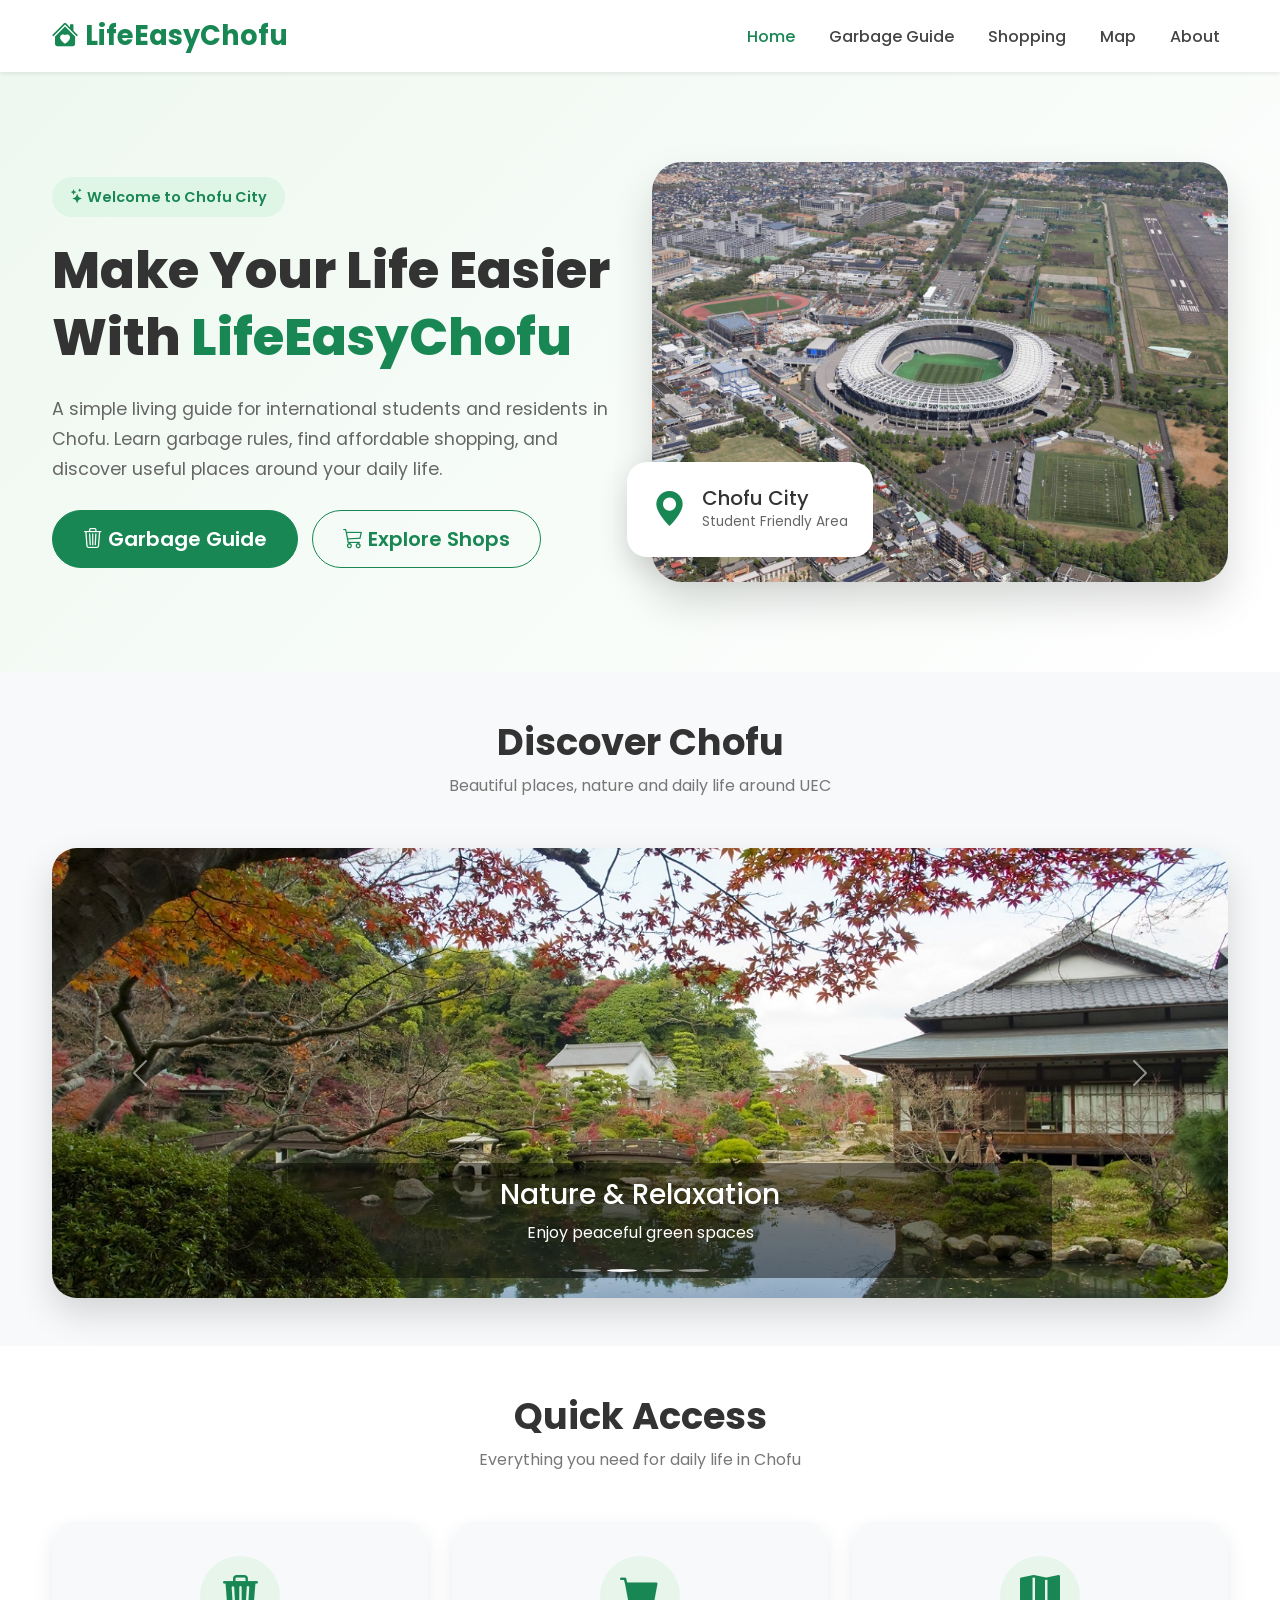
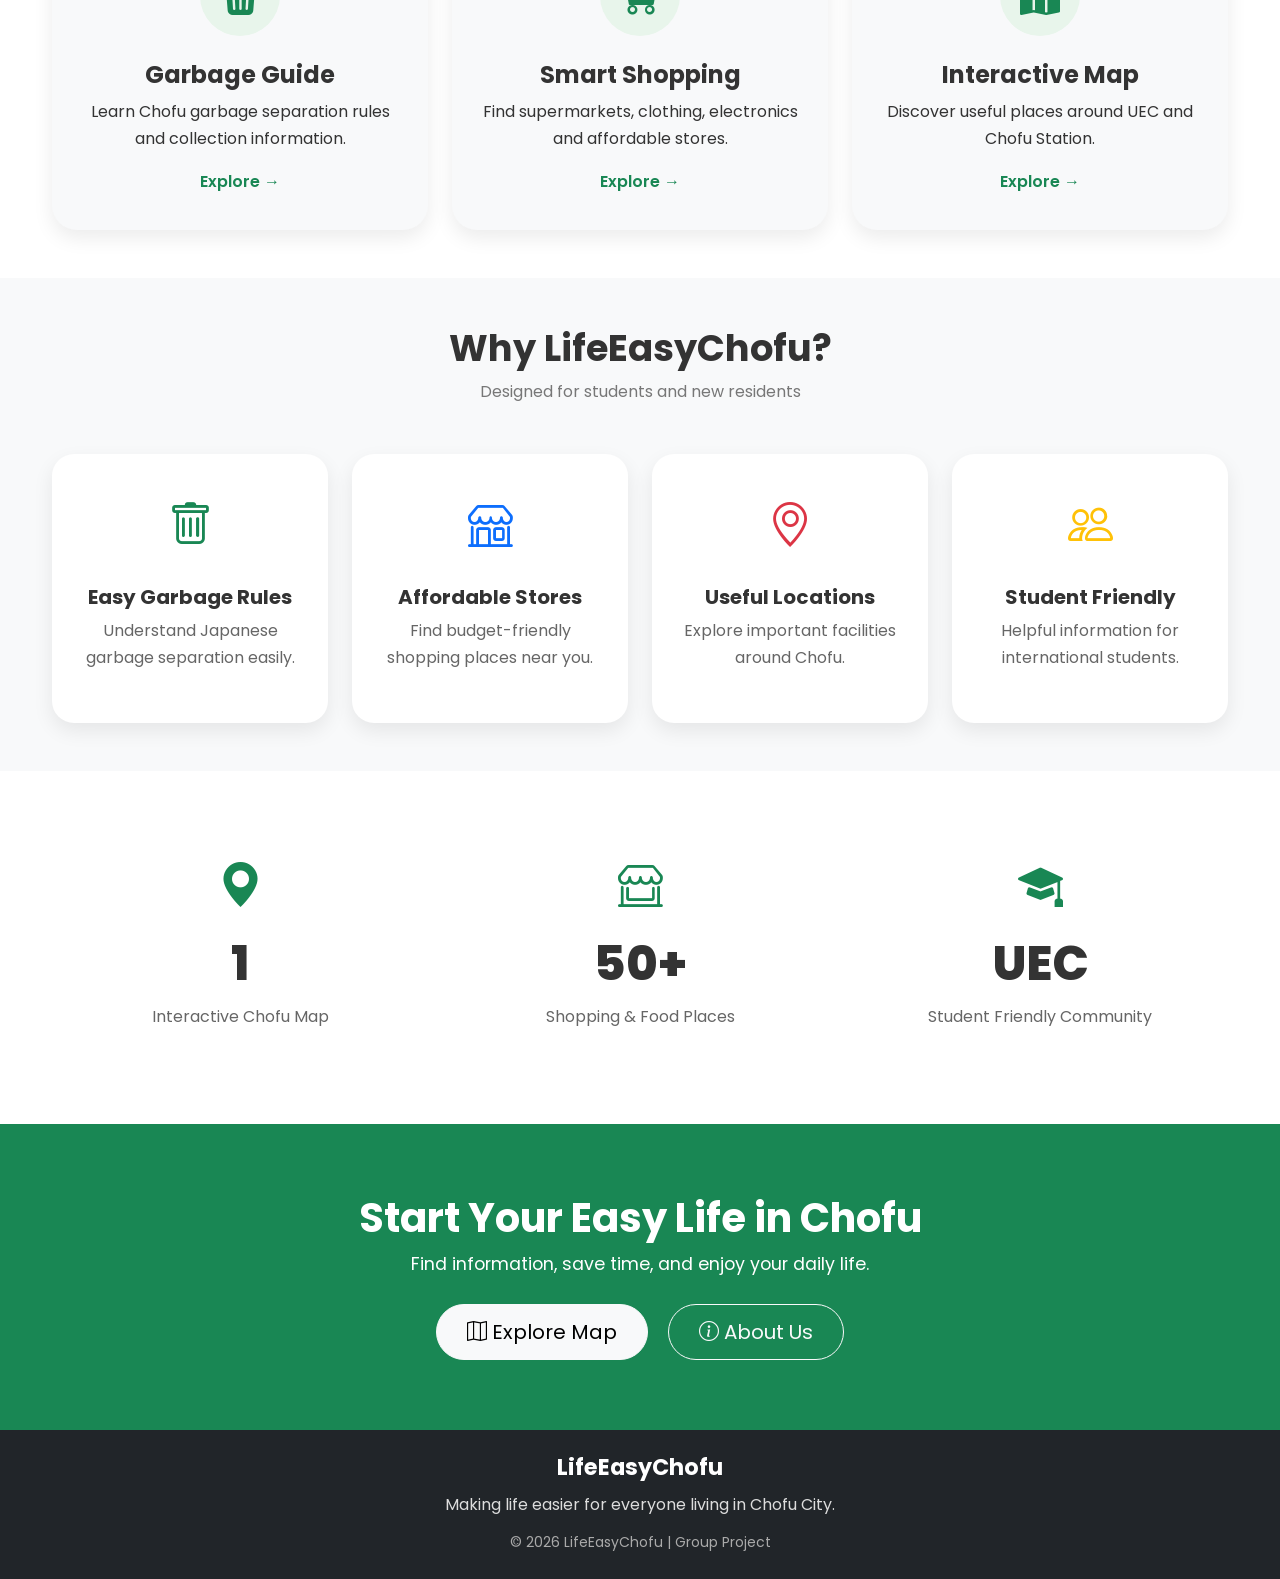
<file: index.html>
<!DOCTYPE html>
<html lang="en">

<head>

    <meta charset="UTF-8">

    <meta name="viewport" content="width=device-width, initial-scale=1.0">


    <title>
        LifeEasyChofu | Smart Living Guide for Chofu City
    </title>


    <meta name="description"
        content="LifeEasyChofu helps residents and international students live easily in Chofu City with garbage guides, shopping information and useful locations.">


    <!-- Bootstrap -->

    <link href="https://cdn.jsdelivr.net/npm/bootstrap@5.3.7/dist/css/bootstrap.min.css" rel="stylesheet">


    <!-- Bootstrap Icons -->

    <link rel="stylesheet" href="https://cdn.jsdelivr.net/npm/bootstrap-icons@1.13.1/font/bootstrap-icons.min.css">


    <!-- Main CSS -->

    <link rel="stylesheet" href="css/style.css">


</head>



<body>



    <!-- ==========================
        NAVBAR
========================== -->


    <nav class="navbar navbar-expand-lg navbar-light bg-white shadow-sm">


        <div class="container">


            <a class="navbar-brand text-success fw-bold" href="index.html">

                <i class="bi bi-house-heart-fill"></i>

                LifeEasyChofu

            </a>




            <button class="navbar-toggler" type="button" data-bs-toggle="collapse" data-bs-target="#navbarNav">


                <span class="navbar-toggler-icon"></span>


            </button>




            <div class="collapse navbar-collapse" id="navbarNav">


                <ul class="navbar-nav ms-auto">


                    <li class="nav-item">

                        <a class="nav-link active" href="index.html">

                            Home

                        </a>

                    </li>



                    <li class="nav-item">

                        <a class="nav-link" href="garbage.html">

                            Garbage Guide

                        </a>

                    </li>



                    <li class="nav-item">

                        <a class="nav-link" href="shopping.html">

                            Shopping

                        </a>

                    </li>



                    <li class="nav-item">

                        <a class="nav-link" href="map.html">

                            Map

                        </a>

                    </li>



                    <li class="nav-item">

                        <a class="nav-link" href="about.html">

                            About

                        </a>

                    </li>


                </ul>


            </div>


        </div>


    </nav>





    <!-- ==========================
        Hero SECTION
========================== -->


    <section class="hero-section">


        <div class="container">


            <div class="row align-items-center">



                <div class="col-lg-6">


                    <div class="hero-content">


                        <span class="welcome-badge">

                            <i class="bi bi-stars"></i>

                            Welcome to Chofu City

                        </span>



                        <h1>

                            Make Your Life Easier With

                            <span>

                                LifeEasyChofu

                            </span>

                        </h1>




                        <p>

                            A simple living guide for international students
                            and residents in Chofu.

                            Learn garbage rules,
                            find affordable shopping,
                            and discover useful places around your daily life.

                        </p>




                        <div class="hero-buttons">


                            <a href="garbage.html" class="btn btn-success btn-lg">


                                <i class="bi bi-trash3"></i>

                                Garbage Guide


                            </a>




                            <a href="shopping.html" class="btn btn-outline-success btn-lg">


                                <i class="bi bi-cart3"></i>

                                Explore Shops


                            </a>


                        </div>



                    </div>


                </div>






                <div class="col-lg-6">


                    <div class="hero-image-box">


                        <img src="images/chofu.jpg" alt="Chofu City" class="hero-image">



                        <div class="floating-card">


                            <i class="bi bi-geo-alt-fill"></i>


                            <div>

                                <h5>
                                    Chofu City
                                </h5>

                                <p>
                                    Student Friendly Area
                                </p>

                            </div>


                        </div>



                    </div>


                </div>



            </div>


        </div>


    </section>

    <!-- ==========================
        CHOFU IMAGE SLIDER
========================== -->


    <section class="py-5">


        <div class="container">


            <div class="section-title text-center mb-5">


                <h2>

                    Discover Chofu

                </h2>


                <p>

                    Beautiful places, nature and daily life around UEC

                </p>


            </div>




            <div id="chofuSlider" class="carousel slide carousel-fade" data-bs-ride="carousel" data-bs-interval="1000">



                <div class="carousel-indicators">


                    <button type="button" data-bs-target="#chofuSlider" data-bs-slide-to="0" class="active">

                    </button>


                    <button type="button" data-bs-target="#chofuSlider" data-bs-slide-to="1">

                    </button>


                    <button type="button" data-bs-target="#chofuSlider" data-bs-slide-to="2">

                    </button>


                    <button type="button" data-bs-target="#chofuSlider" data-bs-slide-to="3">

                    </button>


                </div>





                <div class="carousel-inner">



                    <div class="carousel-item active">


                        <img src="images/chofu.jpg" class="d-block w-100" alt="Chofu City">


                        <div class="carousel-caption">

                            <h3>
                                Welcome to Chofu
                            </h3>

                            <p>
                                A comfortable city near Tokyo
                            </p>

                        </div>


                    </div>





                    <div class="carousel-item">


                        <img src="images/chofu_garden.jpeg" class="d-block w-100" alt="Chofu Garden">


                        <div class="carousel-caption">

                            <h3>
                                Nature & Relaxation
                            </h3>

                            <p>
                                Enjoy peaceful green spaces
                            </p>

                        </div>


                    </div>





                    <div class="carousel-item">


                        <img src="images/chofu_sakura.jpg" class="d-block w-100" alt="Chofu Sakura">


                        <div class="carousel-caption">

                            <h3>
                                Beautiful Sakura Season
                            </h3>

                            <p>
                                Experience Japanese seasonal culture
                            </p>

                        </div>


                    </div>





                    <div class="carousel-item">


                        <img src="images/chofu_jindaji.jpeg" class="d-block w-100" alt="Jindaiji Temple">


                        <div class="carousel-caption">

                            <h3>
                                Jindaiji Temple
                            </h3>

                            <p>
                                Historic place near UEC
                            </p>

                        </div>


                    </div>



                </div>





                <button class="carousel-control-prev" type="button" data-bs-target="#chofuSlider" data-bs-slide="prev">


                    <span class="carousel-control-prev-icon">

                    </span>


                </button>





                <button class="carousel-control-next" type="button" data-bs-target="#chofuSlider" data-bs-slide="next">


                    <span class="carousel-control-next-icon">

                    </span>


                </button>



            </div>



        </div>


    </section>







    <!-- ==========================
        QUICK ACCESS
========================== -->


    <section class="quick-section py-5">


        <div class="container">


            <div class="section-title text-center mb-5">


                <h2>

                    Quick Access

                </h2>


                <p>

                    Everything you need for daily life in Chofu

                </p>


            </div>





            <div class="row g-4">





                <div class="col-md-4">


                    <a href="garbage.html" class="quick-card">


                        <div class="icon-box">

                            <i class="bi bi-trash3-fill"></i>

                        </div>


                        <h4>

                            Garbage Guide

                        </h4>


                        <p>

                            Learn Chofu garbage separation rules
                            and collection information.

                        </p>


                        <span>

                            Explore →

                        </span>


                    </a>


                </div>






                <div class="col-md-4">


                    <a href="shopping.html" class="quick-card">


                        <div class="icon-box">

                            <i class="bi bi-cart-fill"></i>

                        </div>


                        <h4>

                            Smart Shopping

                        </h4>


                        <p>

                            Find supermarkets, clothing,
                            electronics and affordable stores.

                        </p>


                        <span>

                            Explore →

                        </span>


                    </a>


                </div>






                <div class="col-md-4">


                    <a href="map.html" class="quick-card">


                        <div class="icon-box">

                            <i class="bi bi-map-fill"></i>

                        </div>


                        <h4>

                            Interactive Map

                        </h4>


                        <p>

                            Discover useful places around
                            UEC and Chofu Station.

                        </p>


                        <span>

                            Explore →

                        </span>


                    </a>


                </div>



            </div>


        </div>


    </section>







    <!-- ==========================
        FEATURES
========================== -->


    <section class="feature-section py-5">


        <div class="container">


            <div class="section-title text-center mb-5">


                <h2>

                    Why LifeEasyChofu?

                </h2>


                <p>

                    Designed for students and new residents

                </p>


            </div>





            <div class="row g-4">





                <div class="col-md-6 col-lg-3">


                    <div class="feature-card">


                        <i class="bi bi-trash text-success"></i>


                        <h5>

                            Easy Garbage Rules

                        </h5>


                        <p>

                            Understand Japanese garbage
                            separation easily.

                        </p>


                    </div>


                </div>






                <div class="col-md-6 col-lg-3">


                    <div class="feature-card">


                        <i class="bi bi-shop text-primary"></i>


                        <h5>

                            Affordable Stores

                        </h5>


                        <p>

                            Find budget-friendly shopping
                            places near you.

                        </p>


                    </div>


                </div>






                <div class="col-md-6 col-lg-3">


                    <div class="feature-card">


                        <i class="bi bi-geo-alt text-danger"></i>


                        <h5>

                            Useful Locations

                        </h5>


                        <p>

                            Explore important facilities
                            around Chofu.

                        </p>


                    </div>


                </div>



                <div class="col-md-6 col-lg-3">


                    <div class="feature-card">


                        <i class="bi bi-people text-warning"></i>


                        <h5>

                            Student Friendly

                        </h5>


                        <p>

                            Helpful information for
                            international students.

                        </p>


                    </div>


                </div>





            </div>


        </div>


    </section>

    <!-- ==========================
        CHOFU STATISTICS
========================== -->


    <section class="stats-section py-5">


        <div class="container">


            <div class="row text-center g-4">



                <div class="col-md-4">


                    <div class="stat-box">


                        <i class="bi bi-geo-alt-fill"></i>


                        <h2>
                            1
                        </h2>


                        <p>
                            Interactive Chofu Map
                        </p>


                    </div>


                </div>





                <div class="col-md-4">


                    <div class="stat-box">


                        <i class="bi bi-shop-window"></i>


                        <h2>
                            50+
                        </h2>


                        <p>
                            Shopping & Food Places
                        </p>


                    </div>


                </div>





                <div class="col-md-4">


                    <div class="stat-box">


                        <i class="bi bi-mortarboard-fill"></i>


                        <h2>
                            UEC
                        </h2>


                        <p>
                            Student Friendly Community
                        </p>


                    </div>


                </div>



            </div>


        </div>


    </section>







    <!-- ==========================
        CALL TO ACTION
========================== -->


    <section class="cta-section">


        <div class="container text-center">


            <h2>

                Start Your Easy Life in Chofu

            </h2>


            <p>

                Find information, save time,
                and enjoy your daily life.

            </p>




            <div class="mt-4">


                <a href="map.html" class="btn btn-light btn-lg me-3">


                    <i class="bi bi-map"></i>

                    Explore Map


                </a>





                <a href="about.html" class="btn btn-outline-light btn-lg">


                    <i class="bi bi-info-circle"></i>

                    About Us


                </a>



            </div>



        </div>


    </section>






    <!-- ==========================
        FOOTER
========================== -->


    <!-- Footer -->

    <footer class="bg-dark text-white py-4">

        <div class="container text-center">


            <h5>

                LifeEasyChofu

            </h5>


            <p>

                Making life easier for everyone living in Chofu City.

            </p>


            <small>

                © 2026 LifeEasyChofu | Group Project

            </small>


        </div>

    </footer>







    <!-- Bootstrap JS -->


    <script src="https://cdn.jsdelivr.net/npm/bootstrap@5.3.7/dist/js/bootstrap.bundle.min.js"></script>



</body>


</html>
</file>
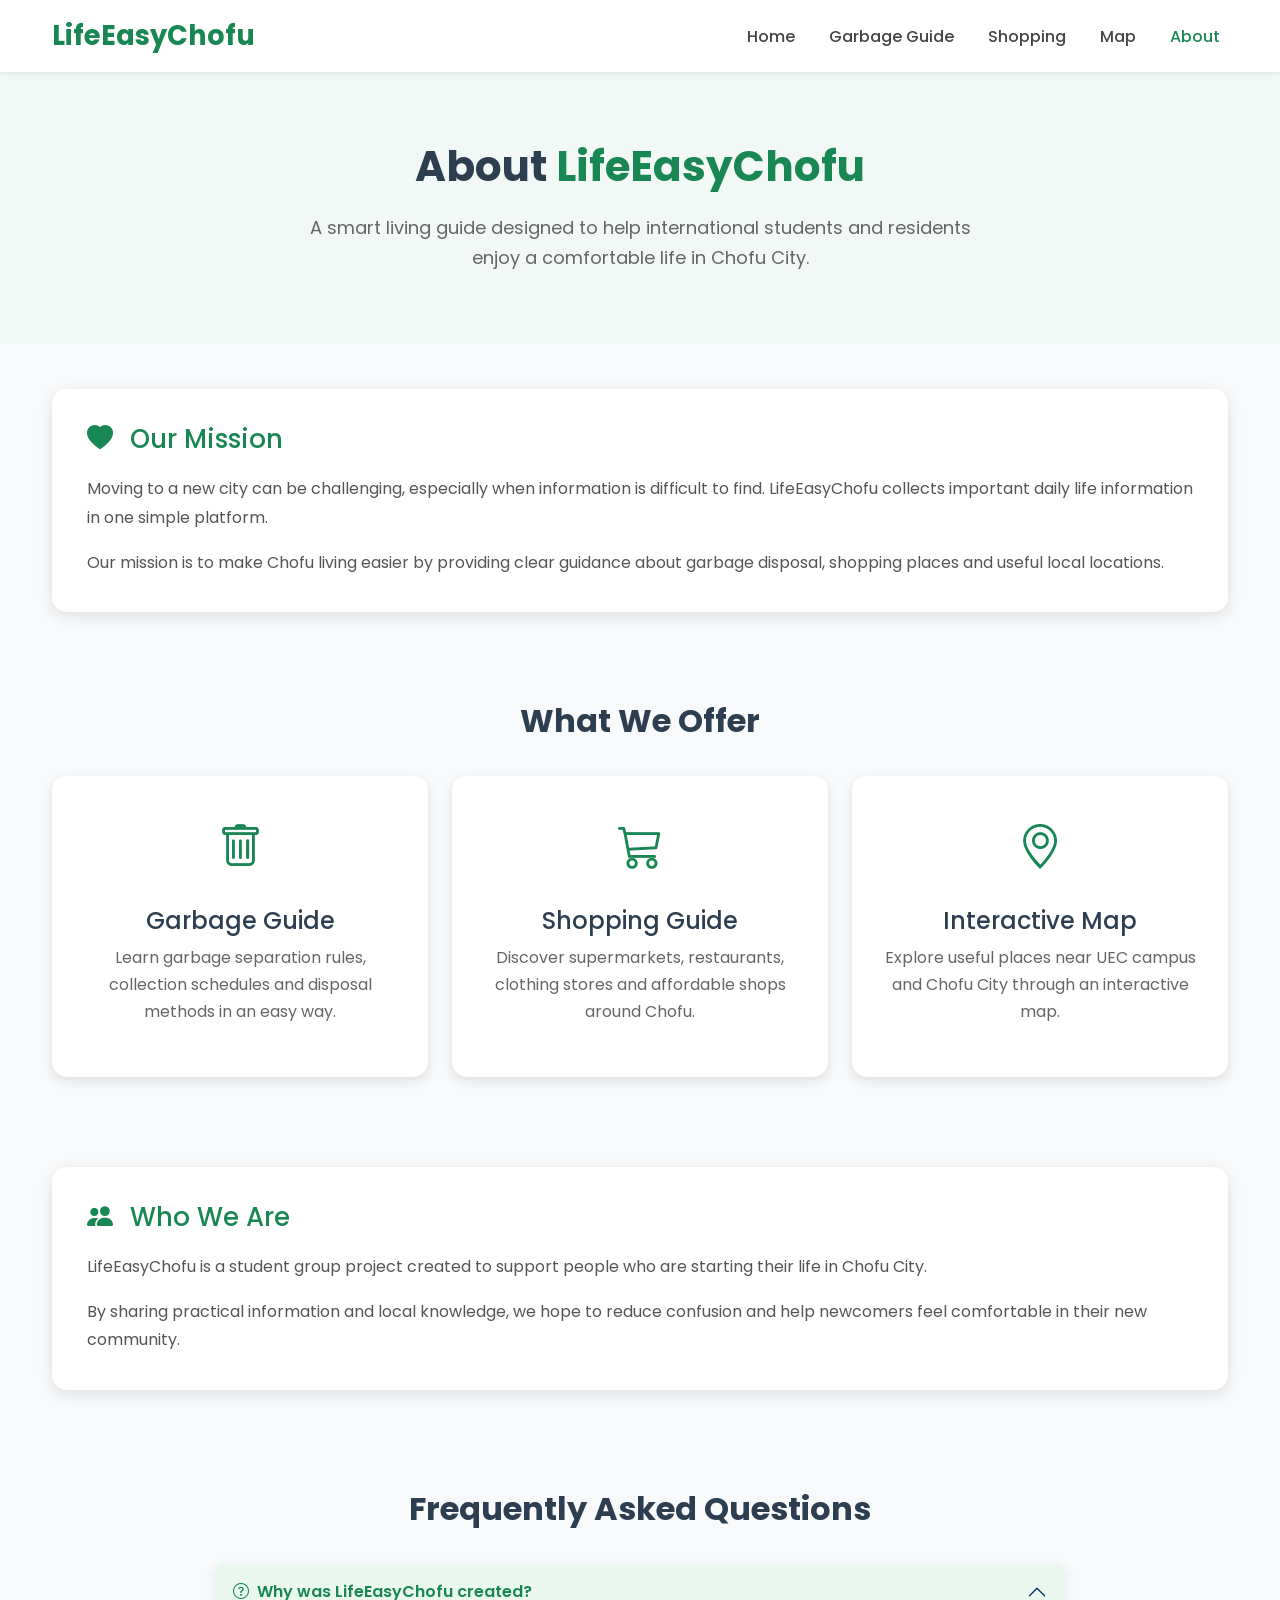
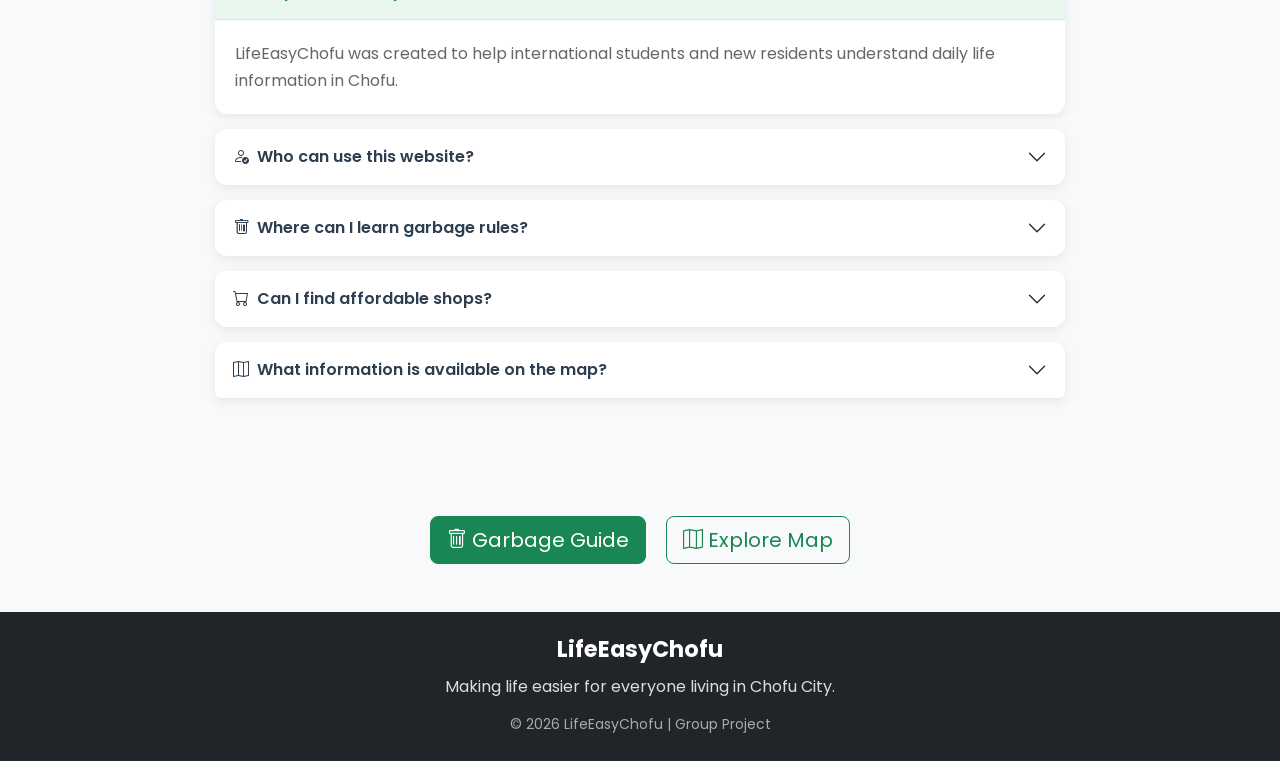
<file: about.html>
<!DOCTYPE html>
<html lang="en">

<head>

    <meta charset="UTF-8">

    <meta name="viewport" content="width=device-width, initial-scale=1.0">


    <title>About | LifeEasyChofu</title>


    <meta name="description"
        content="Learn about LifeEasyChofu, a smart living guide helping international students and residents adapt to life in Chofu City.">


    <!-- Bootstrap -->

    <link href="https://cdn.jsdelivr.net/npm/bootstrap@5.3.7/dist/css/bootstrap.min.css" rel="stylesheet">


    <!-- Bootstrap Icons -->

    <link rel="stylesheet" href="https://cdn.jsdelivr.net/npm/bootstrap-icons@1.13.1/font/bootstrap-icons.min.css">


    <!-- Main CSS -->

    <link rel="stylesheet" href="css/style.css">


    <!-- About CSS -->

    <link rel="stylesheet" href="css/about.css">


</head>



<body>



    <!-- Navbar -->

    <nav class="navbar navbar-expand-lg navbar-light bg-white shadow-sm">


        <div class="container">


            <a class="navbar-brand text-success fw-bold" href="index.html">

                LifeEasyChofu

            </a>



            <button class="navbar-toggler" type="button" data-bs-toggle="collapse" data-bs-target="#navbarNav">


                <span class="navbar-toggler-icon"></span>


            </button>




            <div class="collapse navbar-collapse" id="navbarNav">


                <ul class="navbar-nav ms-auto">



                    <li class="nav-item">

                        <a class="nav-link" href="index.html">

                            Home

                        </a>

                    </li>



                    <li class="nav-item">

                        <a class="nav-link" href="garbage.html">

                            Garbage Guide

                        </a>

                    </li>




                    <li class="nav-item">

                        <a class="nav-link" href="shopping.html">

                            Shopping

                        </a>

                    </li>




                    <li class="nav-item">

                        <a class="nav-link" href="map.html">

                            Map

                        </a>

                    </li>




                    <li class="nav-item">

                        <a class="nav-link active" href="about.html">

                            About

                        </a>

                    </li>



                </ul>


            </div>


        </div>


    </nav>







    <!-- Hero Section -->


    <section class="about-hero">


        <div class="container text-center">


            <h1>

                About <span>LifeEasyChofu</span>

            </h1>



            <p>

                A smart living guide designed to help
                international students and residents enjoy
                a comfortable life in Chofu City.

            </p>



        </div>


    </section>








    <!-- Mission Section -->


    <section class="about-section">


        <div class="container">


            <div class="about-card">


                <h2>

                    <i class="bi bi-heart-fill"></i>

                    Our Mission

                </h2>



                <p>

                    Moving to a new city can be challenging,
                    especially when information is difficult to find.
                    LifeEasyChofu collects important daily life
                    information in one simple platform.

                </p>



                <p class="mb-0">

                    Our mission is to make Chofu living easier by
                    providing clear guidance about garbage disposal,
                    shopping places and useful local locations.

                </p>



            </div>


        </div>


    </section>








    <!-- Features Section -->


    <section class="about-section">


        <div class="container">


            <h2 class="section-title">

                What We Offer

            </h2>




            <div class="row g-4">





                <div class="col-md-4">


                    <div class="feature-card">


                        <i class="bi bi-trash"></i>



                        <h4>

                            Garbage Guide

                        </h4>



                        <p>

                            Learn garbage separation rules,
                            collection schedules and disposal methods
                            in an easy way.

                        </p>



                    </div>


                </div>






                <div class="col-md-4">


                    <div class="feature-card">


                        <i class="bi bi-cart3"></i>



                        <h4>

                            Shopping Guide

                        </h4>



                        <p>

                            Discover supermarkets, restaurants,
                            clothing stores and affordable shops
                            around Chofu.

                        </p>



                    </div>


                </div>







                <div class="col-md-4">


                    <div class="feature-card">


                        <i class="bi bi-geo-alt"></i>



                        <h4>

                            Interactive Map

                        </h4>



                        <p>

                            Explore useful places near UEC campus
                            and Chofu City through an interactive map.

                        </p>



                    </div>


                </div>





            </div>


        </div>


    </section>








    <!-- Who We Are -->


    <section class="about-section">


        <div class="container">


            <div class="about-card">


                <h2>

                    <i class="bi bi-people-fill"></i>

                    Who We Are

                </h2>



                <p>

                    LifeEasyChofu is a student group project
                    created to support people who are starting
                    their life in Chofu City.

                </p>



                <p class="mb-0">

                    By sharing practical information and local
                    knowledge, we hope to reduce confusion
                    and help newcomers feel comfortable
                    in their new community.

                </p>



            </div>


        </div>


    </section>









    <!-- FAQ Section -->


    <section class="faq-section">


        <div class="container">


            <h2 class="section-title">

                Frequently Asked Questions

            </h2>





            <div class="accordion" id="faqAccordion">






                <div class="accordion-item">


                    <h2 class="accordion-header">


                        <button class="accordion-button" type="button" data-bs-toggle="collapse"
                            data-bs-target="#faqOne">


                            <i class="bi bi-question-circle me-2"></i>

                            Why was LifeEasyChofu created?


                        </button>


                    </h2>



                    <div id="faqOne" class="accordion-collapse collapse show" data-bs-parent="#faqAccordion">


                        <div class="accordion-body">


                            LifeEasyChofu was created to help
                            international students and new residents
                            understand daily life information in Chofu.


                        </div>


                    </div>


                </div>







                <div class="accordion-item">


                    <h2 class="accordion-header">


                        <button class="accordion-button collapsed" type="button" data-bs-toggle="collapse"
                            data-bs-target="#faqTwo">


                            <i class="bi bi-person-check me-2"></i>

                            Who can use this website?


                        </button>


                    </h2>



                    <div id="faqTwo" class="accordion-collapse collapse" data-bs-parent="#faqAccordion">


                        <div class="accordion-body">


                            Anyone living in Chofu City can use this website,
                            especially international students and newcomers.


                        </div>


                    </div>


                </div>







                <div class="accordion-item">


                    <h2 class="accordion-header">


                        <button class="accordion-button collapsed" type="button" data-bs-toggle="collapse"
                            data-bs-target="#faqThree">


                            <i class="bi bi-trash me-2"></i>

                            Where can I learn garbage rules?


                        </button>


                    </h2>



                    <div id="faqThree" class="accordion-collapse collapse" data-bs-parent="#faqAccordion">


                        <div class="accordion-body">


                            The Garbage Guide explains waste separation,
                            collection days and disposal procedures.


                        </div>


                    </div>


                </div>








                <div class="accordion-item">


                    <h2 class="accordion-header">


                        <button class="accordion-button collapsed" type="button" data-bs-toggle="collapse"
                            data-bs-target="#faqFour">


                            <i class="bi bi-cart me-2"></i>

                            Can I find affordable shops?


                        </button>


                    </h2>



                    <div id="faqFour" class="accordion-collapse collapse" data-bs-parent="#faqAccordion">


                        <div class="accordion-body">


                            Yes. The Shopping section introduces
                            supermarkets, restaurants, discount stores
                            and daily shopping locations.


                        </div>


                    </div>


                </div>







                <div class="accordion-item">


                    <h2 class="accordion-header">


                        <button class="accordion-button collapsed" type="button" data-bs-toggle="collapse"
                            data-bs-target="#faqFive">


                            <i class="bi bi-map me-2"></i>

                            What information is available on the map?


                        </button>


                    </h2>



                    <div id="faqFive" class="accordion-collapse collapse" data-bs-parent="#faqAccordion">


                        <div class="accordion-body">


                            The map shows useful places around Chofu,
                            including food, shopping areas and relaxing spots.


                        </div>


                    </div>


                </div>





            </div>


        </div>


    </section>









    <!-- Action Buttons -->


    <section class="text-center py-5">


        <a href="garbage.html" class="btn btn-success btn-lg me-3">


            <i class="bi bi-trash"></i>

            Garbage Guide


        </a>




        <a href="map.html" class="btn btn-outline-success btn-lg">


            <i class="bi bi-map"></i>

            Explore Map


        </a>



    </section>








    <!-- Footer -->


    <footer class="bg-dark text-white py-4">


        <div class="container text-center">


            <h5>

                LifeEasyChofu

            </h5>



            <p>

                Making life easier for everyone living in Chofu City.

            </p>



            <small>

                © 2026 LifeEasyChofu | Group Project

            </small>



        </div>


    </footer>







    <!-- Bootstrap JS -->

    <script src="https://cdn.jsdelivr.net/npm/bootstrap@5.3.7/dist/js/bootstrap.bundle.min.js"></script>



</body>


</html>
</file>
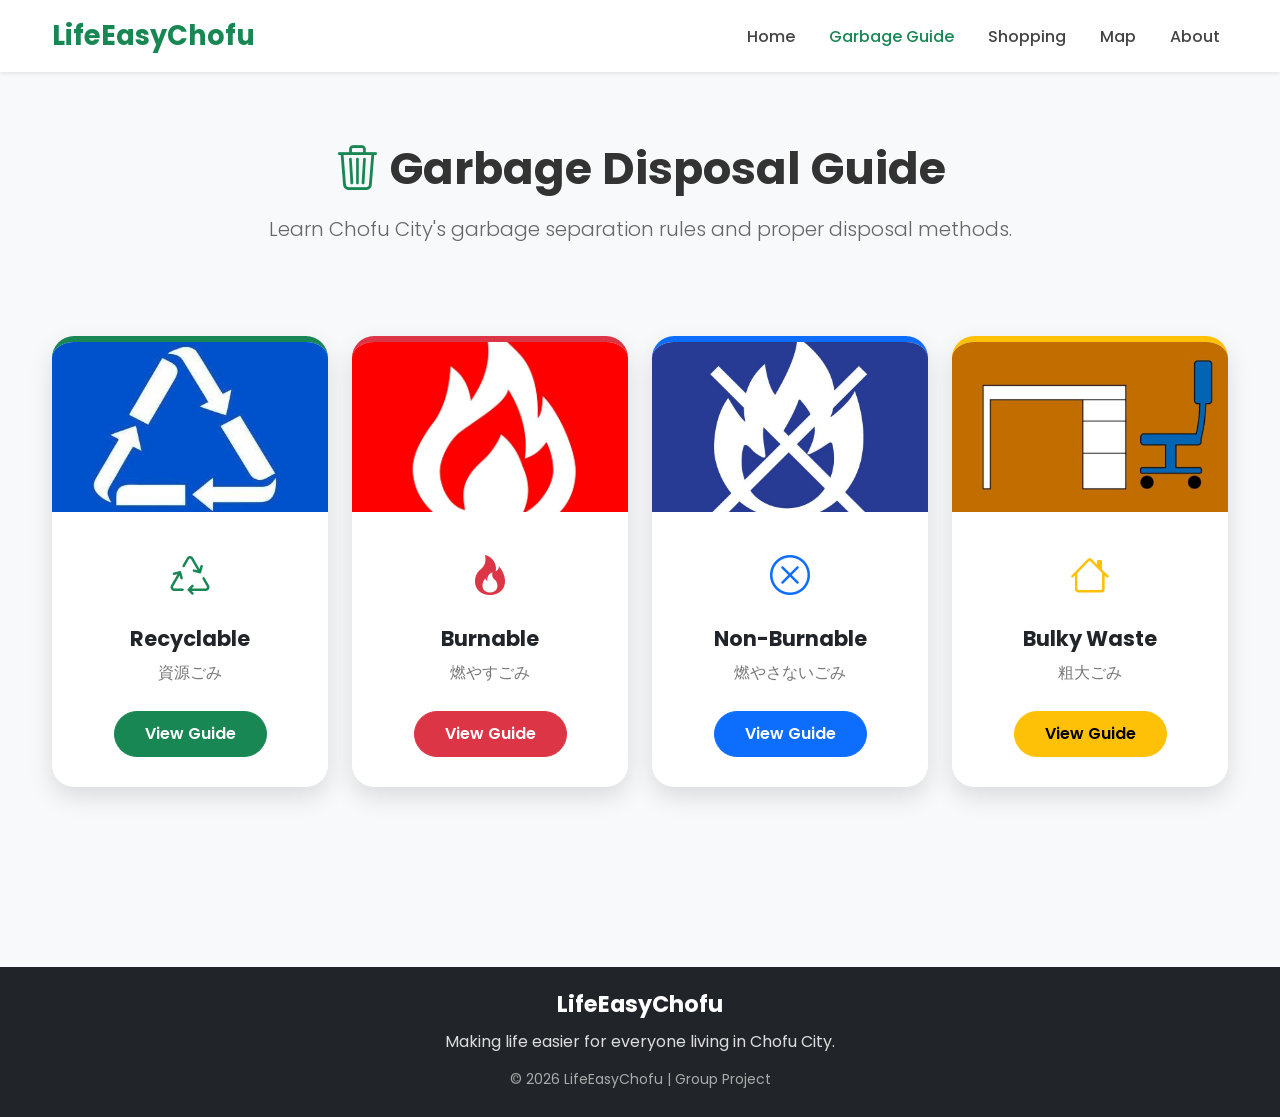
<file: garbage.html>
<!DOCTYPE html>
<html lang="en">

<head>

    <meta charset="UTF-8">

    <meta name="viewport" content="width=device-width, initial-scale=1.0">


    <title>Garbage Guide | LifeEasyChofu</title>


    <meta name="description"
        content="Chofu City garbage separation and disposal guide for residents and international students.">



    <!-- Bootstrap -->

    <link href="https://cdn.jsdelivr.net/npm/bootstrap@5.3.7/dist/css/bootstrap.min.css" rel="stylesheet">



    <!-- Bootstrap Icons -->

    <link rel="stylesheet" href="https://cdn.jsdelivr.net/npm/bootstrap-icons@1.13.1/font/bootstrap-icons.min.css">



    <!-- Main CSS -->

    <link rel="stylesheet" href="css/style.css">



    <!-- Garbage CSS -->

    <link rel="stylesheet" href="css/garbage.css">


</head>



<body>



    <!-- Navbar -->


    <nav class="navbar navbar-expand-lg navbar-light bg-white shadow-sm">


        <div class="container">


            <a class="navbar-brand fw-bold text-success" href="index.html">

                LifeEasyChofu

            </a>



            <button class="navbar-toggler" type="button" data-bs-toggle="collapse" data-bs-target="#navbarNav">


                <span class="navbar-toggler-icon"></span>


            </button>




            <div class="collapse navbar-collapse" id="navbarNav">


                <ul class="navbar-nav ms-auto">



                    <li class="nav-item">

                        <a class="nav-link" href="index.html">

                            Home

                        </a>

                    </li>




                    <li class="nav-item">

                        <a class="nav-link active" href="garbage.html">

                            Garbage Guide

                        </a>

                    </li>




                    <li class="nav-item">

                        <a class="nav-link" href="shopping.html">

                            Shopping

                        </a>

                    </li>




                    <li class="nav-item">

                        <a class="nav-link" href="map.html">

                            Map

                        </a>

                    </li>




                    <li class="nav-item">

                        <a class="nav-link" href="about.html">

                            About

                        </a>

                    </li>



                </ul>


            </div>


        </div>


    </nav>







    <!-- Main -->


    <section class="main-content">


        <div class="container">



            <div class="row justify-content-center text-center">


                <div class="col-lg-8">


                    <h1 class="fw-bold">


                        <i class="bi bi-trash3 text-success"></i>

                        Garbage Disposal Guide


                    </h1>



                    <p class="lead mt-3">

                        Learn Chofu City's garbage separation rules
                        and proper disposal methods.

                    </p>


                </div>


            </div>








            <!-- Garbage Cards -->


            <div class="row g-4 mt-4">





                <!-- Recyclable -->


                <div class="col-xl-3 col-lg-6 col-md-6">
                


                    <div class="card garbage-card recycle" onclick="showGarbage('recyclable')">


                        <img src="images/recyclable.jpeg" class="card-img-top" alt="Recyclable">



                        <div class="card-body text-center">


                            <i class="bi bi-recycle fs-1 text-success"></i>


                            <h4 class="mt-3">
                                Recyclable
                            </h4>


                            <p>
                                資源ごみ
                            </p>



                            <button class="btn btn-success">

                                View Guide

                            </button>


                        </div>


                    </div>


                </div>







                <!-- Burnable -->


                <div class="col-xl-3 col-lg-6 col-md-6">


                    <div class="card garbage-card burnable" onclick="showGarbage('burnable')">


                        <img src="images/burnable.jpeg" class="card-img-top" alt="Burnable">



                        <div class="card-body text-center">


                            <i class="bi bi-fire fs-1 text-danger"></i>


                            <h4 class="mt-3">
                                Burnable
                            </h4>


                            <p>
                                燃やすごみ
                            </p>



                            <button class="btn btn-danger">

                                View Guide

                            </button>


                        </div>


                    </div>


                </div>







                <!-- Non Burnable -->


                <div class="col-xl-3 col-lg-6 col-md-6">


                    <div class="card garbage-card nonburnable" onclick="showGarbage('nonburnable')">


                        <img src="images/nonburnable.jpeg" class="card-img-top" alt="Non Burnable">



                        <div class="card-body text-center">


                            <i class="bi bi-x-circle fs-1 text-primary"></i>


                            <h4 class="mt-3">
                                Non-Burnable
                            </h4>


                            <p>
                                燃やさないごみ
                            </p>



                            <button class="btn btn-primary">

                                View Guide

                            </button>


                        </div>


                    </div>


                </div>







                <!-- Bulky -->


                <div class="col-xl-3 col-lg-6 col-md-6">


                    <div class="card garbage-card bulky" onclick="showGarbage('bulky')">


                        <img src="images/bulky.jpeg" class="card-img-top" alt="Bulky">



                        <div class="card-body text-center">


                            <i class="bi bi-house fs-1 text-warning"></i>


                            <h4 class="mt-3">
                                Bulky Waste
                            </h4>


                            <p>
                                粗大ごみ
                            </p>



                            <button class="btn btn-warning">

                                View Guide

                            </button>


                        </div>


                    </div>


                </div>



            </div>



        </div>


    </section>







    <!-- Modal -->


    <div class="modal fade" id="garbageModal">


        <div class="modal-dialog modal-lg modal-dialog-centered">


            <div class="modal-content">


                <div class="modal-header">


                    <h5 class="modal-title">

                        Garbage Guide

                    </h5>


                    <button class="btn-close" data-bs-dismiss="modal">

                    </button>


                </div>



                <div class="modal-body">

                    <div class="row align-items-center">

                        <!-- Garbage Information -->

                        <div class="col-md-7">

                            <div id="modalGarbageContent">

                            </div>

                        </div>


                        <!-- Garbage Image -->

                        <div class="col-md-5 text-center">

                            <img id="modalBagImage" class="modal-bag-image" alt="Garbage Bag">

                            <p class="text-muted mt-3">
                                Designated Garbage Bag
                            </p>

                        </div>


                    </div>

                </div>



            </div>


        </div>


    </div>
    <!-- Footer -->


    <footer class="bg-dark text-white py-4">


        <div class="container text-center">


            <h5>

                LifeEasyChofu

            </h5>


            <p>

                Making life easier for everyone living in Chofu City.

            </p>


            <small>

                © 2026 LifeEasyChofu | Group Project

            </small>


        </div>


    </footer>







    <!-- Bootstrap JS -->


    <script src="https://cdn.jsdelivr.net/npm/bootstrap@5.3.7/dist/js/bootstrap.bundle.min.js"></script>







    <!-- Garbage Popup JS -->


    <script>


        function showGarbage(type) {



            const data = {



                recyclable: {


                    title: "♻ Recyclable Resources",


                    text: `

<h5>
資源ごみ (Shigen Gomi)
</h5>


<hr>


<h6>
Items Included
</h6>


<ul>

<li>PET bottles</li>

<li>Glass bottles</li>

<li>Aluminum cans</li>

<li>Paper and cardboard</li>

</ul>



<h6>
Disposal Method
</h6>


<ol>

<li>Wash bottles and cans.</li>

<li>Remove caps and labels.</li>

<li>Separate materials correctly.</li>

<li>Put them in recycling area.</li>

</ol>



<div class="alert alert-success">

Do not mix recyclable waste with normal garbage.

</div>

`,


                    bag: "images/recycle-bag.jpeg"


                },






                burnable: {


                    title: "🔥 Burnable Waste",


                    text: `

<h5>
燃やすごみ (Moyasu Gomi)
</h5>


<hr>


<h6>
Items Included
</h6>


<ul>

<li>Food waste</li>

<li>Tissue paper</li>

<li>Paper products</li>

<li>Small wooden items</li>

</ul>




<h6>
Disposal Method
</h6>


<ol>

<li>Remove water from food waste.</li>

<li>Use official garbage bags.</li>

<li>Close bags properly.</li>

<li>Dispose on collection day.</li>

</ol>




<div class="alert alert-danger">

Do not include bottles and cans.

</div>

`,


                    bag: "images/burnable-bag.jpeg"


                },






                nonburnable: {


                    title: "🚫 Non-Burnable Waste",


                    text: `

<h5>
燃やさないごみ (Moyasanai Gomi)
</h5>


<hr>


<h6>
Items Included
</h6>


<ul>

<li>Ceramic items</li>

<li>Metal products</li>

<li>Glass objects</li>

<li>Small electronics</li>

</ul>




<h6>
Disposal Method
</h6>


<ol>

<li>Wrap sharp objects safely.</li>

<li>Separate dangerous items.</li>

<li>Use correct garbage bags.</li>

<li>Follow collection schedule.</li>

</ol>



<div class="alert alert-warning">

Batteries require special disposal.

</div>

`,


                    bag: "images/nonburnable-bag.jpeg"


                },






                bulky: {


                    title: "🛋 Bulky Waste",


                    text: `

<h5>
粗大ごみ (Sodai Gomi)
</h5>


<hr>


<h6>
Items Included
</h6>


<ul>

<li>Furniture</li>

<li>Bicycle</li>

<li>Mattress</li>

<li>Large appliances</li>

</ul>




<h6>
Disposal Method
</h6>


<ol>

<li>Make reservation.</li>

<li>Buy disposal sticker.</li>

<li>Attach sticker.</li>

<li>Place outside on pickup day.</li>

</ol>




<div class="alert alert-warning">

Bulky waste requires advance booking.

</div>

`,


                    bag: "images/bulky-bag.jpeg"


                }



            };





            document.querySelector(".modal-title").innerHTML =
                data[type].title;



            document.getElementById("modalGarbageContent").innerHTML =
                data[type].text;



            document.getElementById("modalBagImage").src =
                data[type].bag;




            let modal = new bootstrap.Modal(
                document.getElementById("garbageModal")
            );



            modal.show();



        }



    </script>



</body>

</html>
</file>
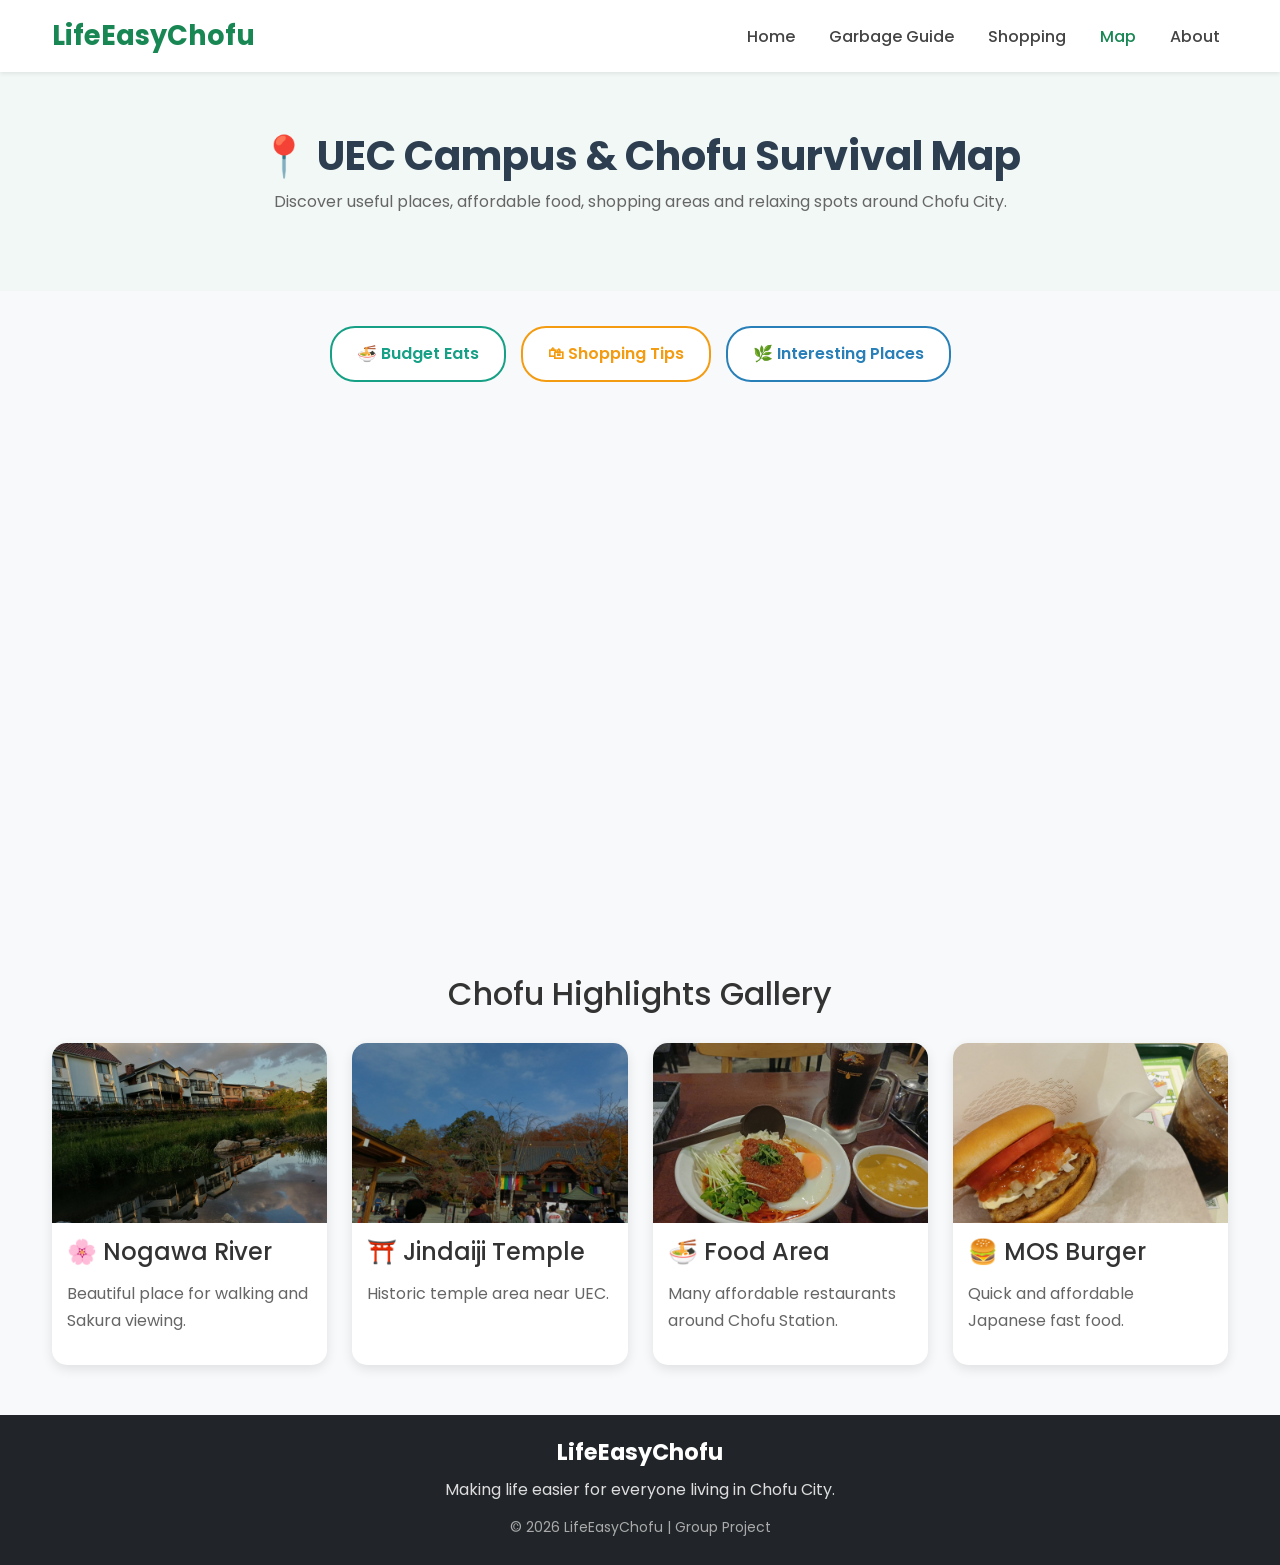
<file: map.html>
<!DOCTYPE html>
<html lang="en">

<head>

    <meta charset="UTF-8">

    <meta name="viewport" content="width=device-width, initial-scale=1.0">

    <title>Chofu Map | LifeEasyChofu</title>

    <meta name="description" content="Interactive map guide for UEC students and residents living in Chofu City.">


    <!-- Bootstrap -->

    <link href="https://cdn.jsdelivr.net/npm/bootstrap@5.3.7/dist/css/bootstrap.min.css" rel="stylesheet">


    <!-- Bootstrap Icons -->

    <link rel="stylesheet" href="https://cdn.jsdelivr.net/npm/bootstrap-icons@1.13.1/font/bootstrap-icons.min.css">


    <!-- Main CSS -->

    <link rel="stylesheet" href="css/style.css">


    <!-- Map CSS -->

    <link rel="stylesheet" href="css/map.css">


</head>


<body>


    <!-- Navbar -->

    <nav class="navbar navbar-expand-lg navbar-light bg-white shadow-sm">

        <div class="container">


            <a class="navbar-brand text-success fw-bold" href="index.html">

                LifeEasyChofu

            </a>


            <button class="navbar-toggler" type="button" data-bs-toggle="collapse" data-bs-target="#navbarNav">

                <span class="navbar-toggler-icon"></span>

            </button>


            <div class="collapse navbar-collapse" id="navbarNav">


                <ul class="navbar-nav ms-auto">


                    <li class="nav-item">
                        <a class="nav-link" href="index.html">
                            Home
                        </a>
                    </li>


                    <li class="nav-item">
                        <a class="nav-link" href="garbage.html">
                            Garbage Guide
                        </a>
                    </li>


                    <li class="nav-item">
                        <a class="nav-link" href="shopping.html">
                            Shopping
                        </a>
                    </li>


                    <li class="nav-item">
                        <a class="nav-link active" href="map.html">
                            Map
                        </a>
                    </li>


                    <li class="nav-item">
                        <a class="nav-link" href="about.html">
                            About
                        </a>
                    </li>


                </ul>


            </div>


        </div>

    </nav>





    <!-- Hero -->

    <section class="map-hero">

        <div class="container text-center">

            <h1>
                📍 UEC Campus & Chofu Survival Map
            </h1>


            <p>
                Discover useful places, affordable food,
                shopping areas and relaxing spots around Chofu City.
            </p>


        </div>

    </section>






    <!-- Interactive Buttons -->


    <section class="map-guide">

        <div class="container">


            <div class="guide-buttons">


                <button onclick="openNote('eat')" class="guide-btn food">

                    🍜 Budget Eats

                </button>


                <button onclick="openNote('shop')" class="guide-btn shopping">

                    🛍 Shopping Tips

                </button>


                <button onclick="openNote('place')" class="guide-btn places">

                    🌿 Interesting Places

                </button>


            </div>


        </div>

    </section>







    <!-- Google Map -->


    <section class="map-container">


        <div class="container">


            <iframe src="https://www.google.com/maps/d/embed?mid=1EVMMdcG79xDWU32NYKEwwREj5xRR3hs&ehbc=2E312F&noprof=1">

            </iframe>


        </div>


    </section>







    <!-- Gallery -->


    <section class="gallery-section">


        <div class="container">


            <h2>
                Chofu Highlights Gallery
            </h2>



            <div class="gallery-grid">



                <div class="gallery-card">

                    <img src="images/p8.jpeg">

                    <h4>
                        🌸 Nogawa River
                    </h4>

                    <p>
                        Beautiful place for walking and Sakura viewing.
                    </p>

                </div>




                <div class="gallery-card">

                    <img src="images/F3.jpeg">

                    <h4>
                        ⛩️ Jindaiji Temple
                    </h4>

                    <p>
                        Historic temple area near UEC.
                    </p>

                </div>





                <div class="gallery-card">

                    <img src="images/F2.jpeg">

                    <h4>
                        🍜 Food Area
                    </h4>

                    <p>
                        Many affordable restaurants around Chofu Station.
                    </p>

                </div>





                <div class="gallery-card">

                    <img src="images/F4.jpeg">

                    <h4>
                        🍔 MOS Burger
                    </h4>

                    <p>
                        Quick and affordable Japanese fast food.
                    </p>

                </div>



            </div>


        </div>

    </section>







    <!-- Modal -->


    <div id="note-modal" class="modal-box">


        <div class="modal-content-box">


            <span onclick="closeNote()" class="close-btn">

                &times;

            </span>


            <div id="modal-content">

            </div>


        </div>


    </div>






    <!-- Footer -->

    <footer class="bg-dark text-white py-4">


        <div class="container text-center">


            <h5>
                LifeEasyChofu
            </h5>


            <p>
                Making life easier for everyone living in Chofu City.
            </p>


            <small>
                © 2026 LifeEasyChofu | Group Project
            </small>


        </div>


    </footer>






    <script>

        const tips = {


            eat: `

<h3>🍜 Budget Eats</h3>

<p>
Saizeriya, Yoshinoya, Sukiya and other affordable restaurants are good choices for students.
</p>

`,


            shop: `

<h3>🛍 Shopping Tips</h3>

<p>
Use Daiso, supermarkets and discount stores to save money during your stay.
</p>

`,


            place: `

<h3>🌿 Interesting Places</h3>

<p>
Visit Nogawa River and Jindaiji Temple for relaxing experiences near UEC.
</p>

`

        };



        function openNote(type) {

            document.getElementById("modal-content").innerHTML = tips[type];

            document.getElementById("note-modal").style.display = "flex";

        }



        function closeNote() {

            document.getElementById("note-modal").style.display = "none";

        }



    </script>





    <script src="https://cdn.jsdelivr.net/npm/bootstrap@5.3.7/dist/js/bootstrap.bundle.min.js"></script>


</body>

</html>
</file>
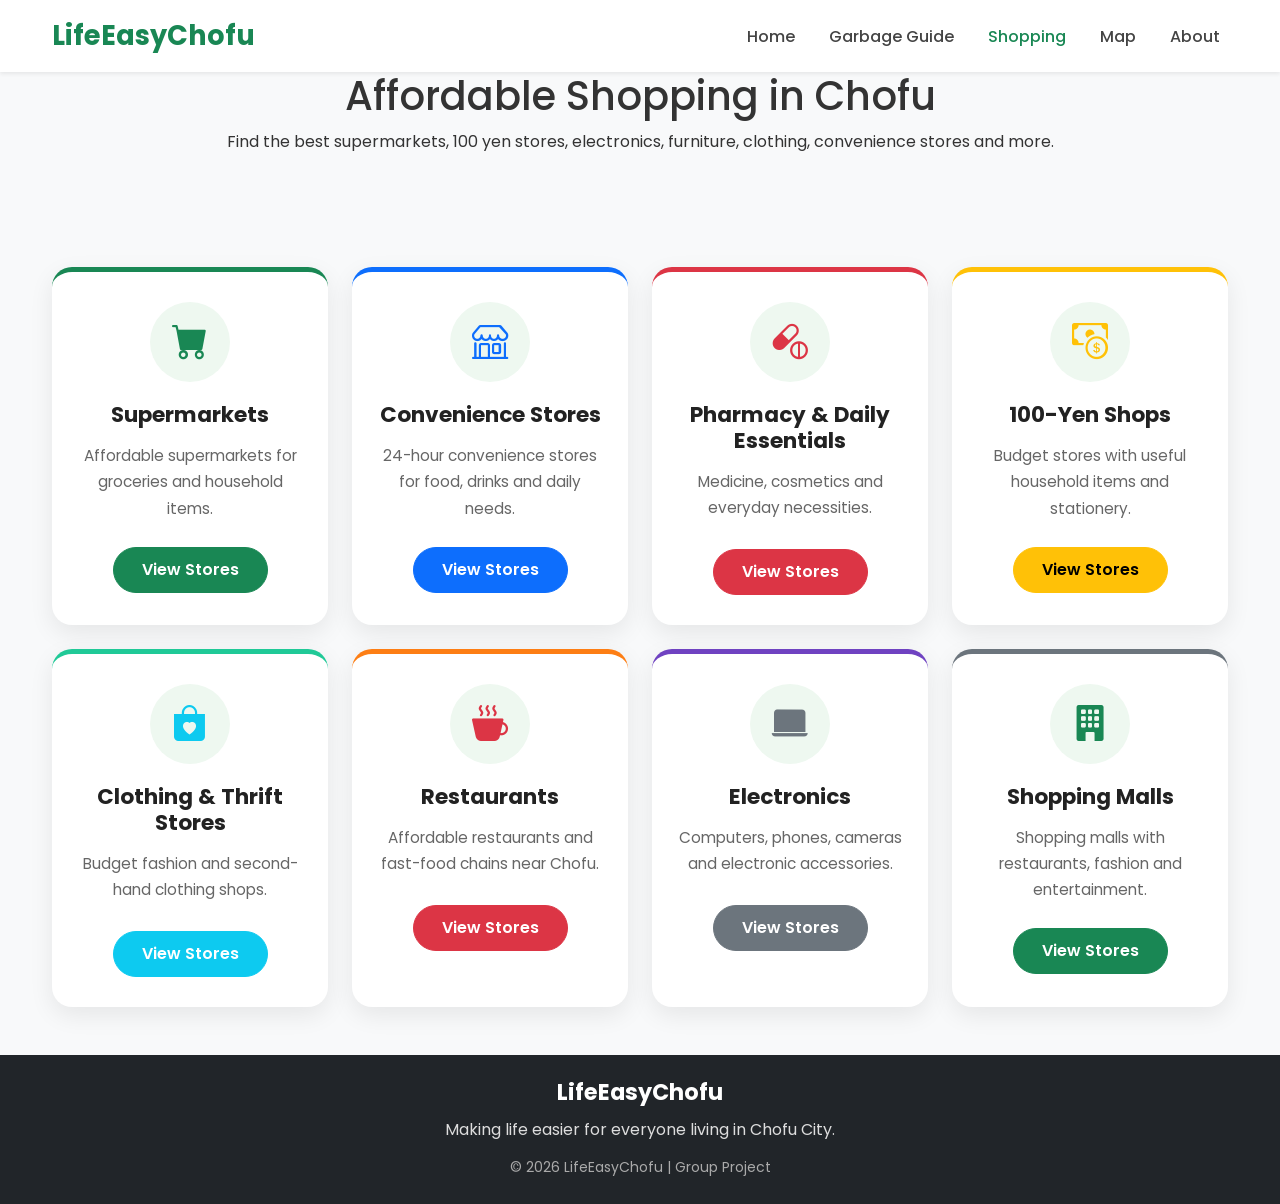
<file: shopping.html>
<!DOCTYPE html>
<html lang="en">

<head>

    <meta charset="UTF-8">

    <meta name="viewport" content="width=device-width, initial-scale=1.0">

    <title>Shopping | LifeEasyChofu</title>

    <meta name="description"
        content="Affordable shopping places in Chofu City including supermarkets, 100 yen shops, drug stores, electronics and more.">

    <!-- Bootstrap -->

    <link href="https://cdn.jsdelivr.net/npm/bootstrap@5.3.7/dist/css/bootstrap.min.css" rel="stylesheet">

    <!-- Bootstrap Icons -->

    <link rel="stylesheet" href="https://cdn.jsdelivr.net/npm/bootstrap-icons@1.13.1/font/bootstrap-icons.min.css">

    <!-- Main CSS -->

    <link rel="stylesheet" href="css/style.css">

    <!-- Shopping CSS -->

    <link rel="stylesheet" href="css/shopping.css">

</head>

<body>

    <!-- ===========================
            Navbar
=========================== -->

    <nav class="navbar navbar-expand-lg navbar-light bg-white shadow-sm">

        <div class="container">

            <a class="navbar-brand text-success fw-bold" href="index.html">

                LifeEasyChofu

            </a>

            <button class="navbar-toggler" type="button" data-bs-toggle="collapse" data-bs-target="#navbarNav">

                <span class="navbar-toggler-icon"></span>

            </button>

            <div class="collapse navbar-collapse" id="navbarNav">

                <ul class="navbar-nav ms-auto">

                    <li class="nav-item">

                        <a class="nav-link" href="index.html">

                            Home

                        </a>

                    </li>

                    <li class="nav-item">

                        <a class="nav-link" href="garbage.html">

                            Garbage Guide

                        </a>

                    </li>

                    <li class="nav-item">

                        <a class="nav-link active" href="shopping.html">

                            Shopping

                        </a>

                    </li>

                    <li class="nav-item">

                        <a class="nav-link" href="map.html">

                            Map

                        </a>

                    </li>

                    <li class="nav-item">

                        <a class="nav-link" href="about.html">

                            About

                        </a>

                    </li>

                </ul>

            </div>

        </div>

    </nav>

    <main>

        <!-- Hero -->

        <section class="shopping-hero">

            <div class="container text-center">

                <h1>

                    Affordable Shopping in Chofu

                </h1>

                <p>

                    Find the best supermarkets, 100 yen stores, electronics, furniture,
                    clothing, convenience stores and more.

                </p>

            </div>

        </section>

        <!-- Shopping Categories -->

        <section class="py-5">

            <div class="container">

                <!-- =========================
     Shopping Categories
========================= -->

                <div class="row g-4 mt-4">

                    <!-- Supermarket -->
                    <div class="col-lg-3 col-md-4 col-sm-6">

                        <div class="shopping-card supermarket">

                            <div class="shopping-icon">
                                <i class="bi bi-cart-fill text-success"></i>
                            </div>

                            <h5>Supermarkets</h5>

                            <p>
                                Affordable supermarkets for groceries and household items.
                            </p>

                            <a href="stores/supermarket.html" class="btn btn-success">
                                View Stores
                            </a>

                        </div>

                    </div>


                    <!-- Convenience Store -->
                    <div class="col-lg-3 col-md-4 col-sm-6">

                        <div class="shopping-card convenience">

                            <div class="shopping-icon">
                                <i class="bi bi-shop text-primary"></i>
                            </div>

                            <h5>Convenience Stores</h5>

                            <p>
                                24-hour convenience stores for food, drinks and daily needs.
                            </p>

                            <a href="stores/convenience.html" class="btn btn-primary">
                                View Stores
                            </a>

                        </div>

                    </div>


                    <!-- Pharmacy -->
                    <div class="col-lg-3 col-md-4 col-sm-6">

                       <div class="shopping-card pharmacy">

                            <div class="shopping-icon">
                                <i class="bi bi-capsule-pill text-danger"></i>
                            </div>

                            <h5>Pharmacy & Daily Essentials</h5>

                            <p>
                                Medicine, cosmetics and everyday necessities.
                            </p>

                            <a href="stores/pharmacy.html" class="btn btn-danger">
                                View Stores
                            </a>

                        </div>

                    </div>


                    <!-- 100 Yen Shops -->
                    <div class="col-lg-3 col-md-4 col-sm-6">

                        <div class="shopping-card yen100">

                            <div class="shopping-icon">
                                <i class="bi bi-cash-coin text-warning"></i>
                            </div>

                            <h5>100-Yen Shops</h5>

                            <p>
                                Budget stores with useful household items and stationery.
                            </p>

                            <a href="stores/100yen.html" class="btn btn-warning">
                                View Stores
                            </a>

                        </div>

                    </div>


                    <!-- Clothing -->
                    <div class="col-lg-3 col-md-4 col-sm-6">

                        <div class="shopping-card clothing">

                            <div class="shopping-icon">
                                <i class="bi bi-bag-heart-fill text-info"></i>
                            </div>

                            <h5>Clothing & Thrift Stores</h5>

                            <p>
                                Budget fashion and second-hand clothing shops.
                            </p>

                            <a href="stores/clothing.html" class="btn btn-info text-white">
                                View Stores
                            </a>

                        </div>

                    </div>


                    <!-- Restaurant -->
                    <div class="col-lg-3 col-md-4 col-sm-6">

                        <div class="shopping-card restaurant">

                            <div class="shopping-icon">
                                <i class="bi bi-cup-hot-fill text-danger"></i>
                            </div>

                            <h5>Restaurants</h5>

                            <p>
                                Affordable restaurants and fast-food chains near Chofu.
                            </p>

                            <a href="stores/restaurant.html" class="btn btn-danger">
                                View Stores
                            </a>

                        </div>

                    </div>


                    <!-- Electronics -->
                    <div class="col-lg-3 col-md-4 col-sm-6">

                        <div class="shopping-card electronics">

                            <div class="shopping-icon">
                                <i class="bi bi-laptop-fill text-secondary"></i>
                            </div>

                            <h5>Electronics</h5>

                            <p>
                                Computers, phones, cameras and electronic accessories.
                            </p>

                            <a href="stores/electronics.html" class="btn btn-secondary">
                                View Stores
                            </a>

                        </div>

                    </div>


                    <!-- Shopping Mall -->
                    <div class="col-lg-3 col-md-4 col-sm-6">

                        <div class="shopping-card mall">

                            <div class="shopping-icon">
                                <i class="bi bi-building-fill text-success"></i>
                            </div>

                            <h5>Shopping Malls</h5>

                            <p>
                                Shopping malls with restaurants, fashion and entertainment.
                            </p>

                            <a href="stores/mall.html" class="btn btn-success">
                                View Stores
                            </a>

                        </div>

                    </div>

                </div>

            </div>

        </section>

    </main>

    <!-- ===========================
            Footer
    =========================== -->

  
    <footer class="bg-dark text-white py-4">


        <div class="container text-center">


            <h5>
                LifeEasyChofu
            </h5>



            <p>

                Making life easier for everyone living in Chofu City.

            </p>



            <small>

                © 2026 LifeEasyChofu | Group Project

            </small>



        </div>


    </footer>

    <!-- Bootstrap JS -->

    <script src="https://cdn.jsdelivr.net/npm/bootstrap@5.3.7/dist/js/bootstrap.bundle.min.js"></script>

</body>

</html>
</file>
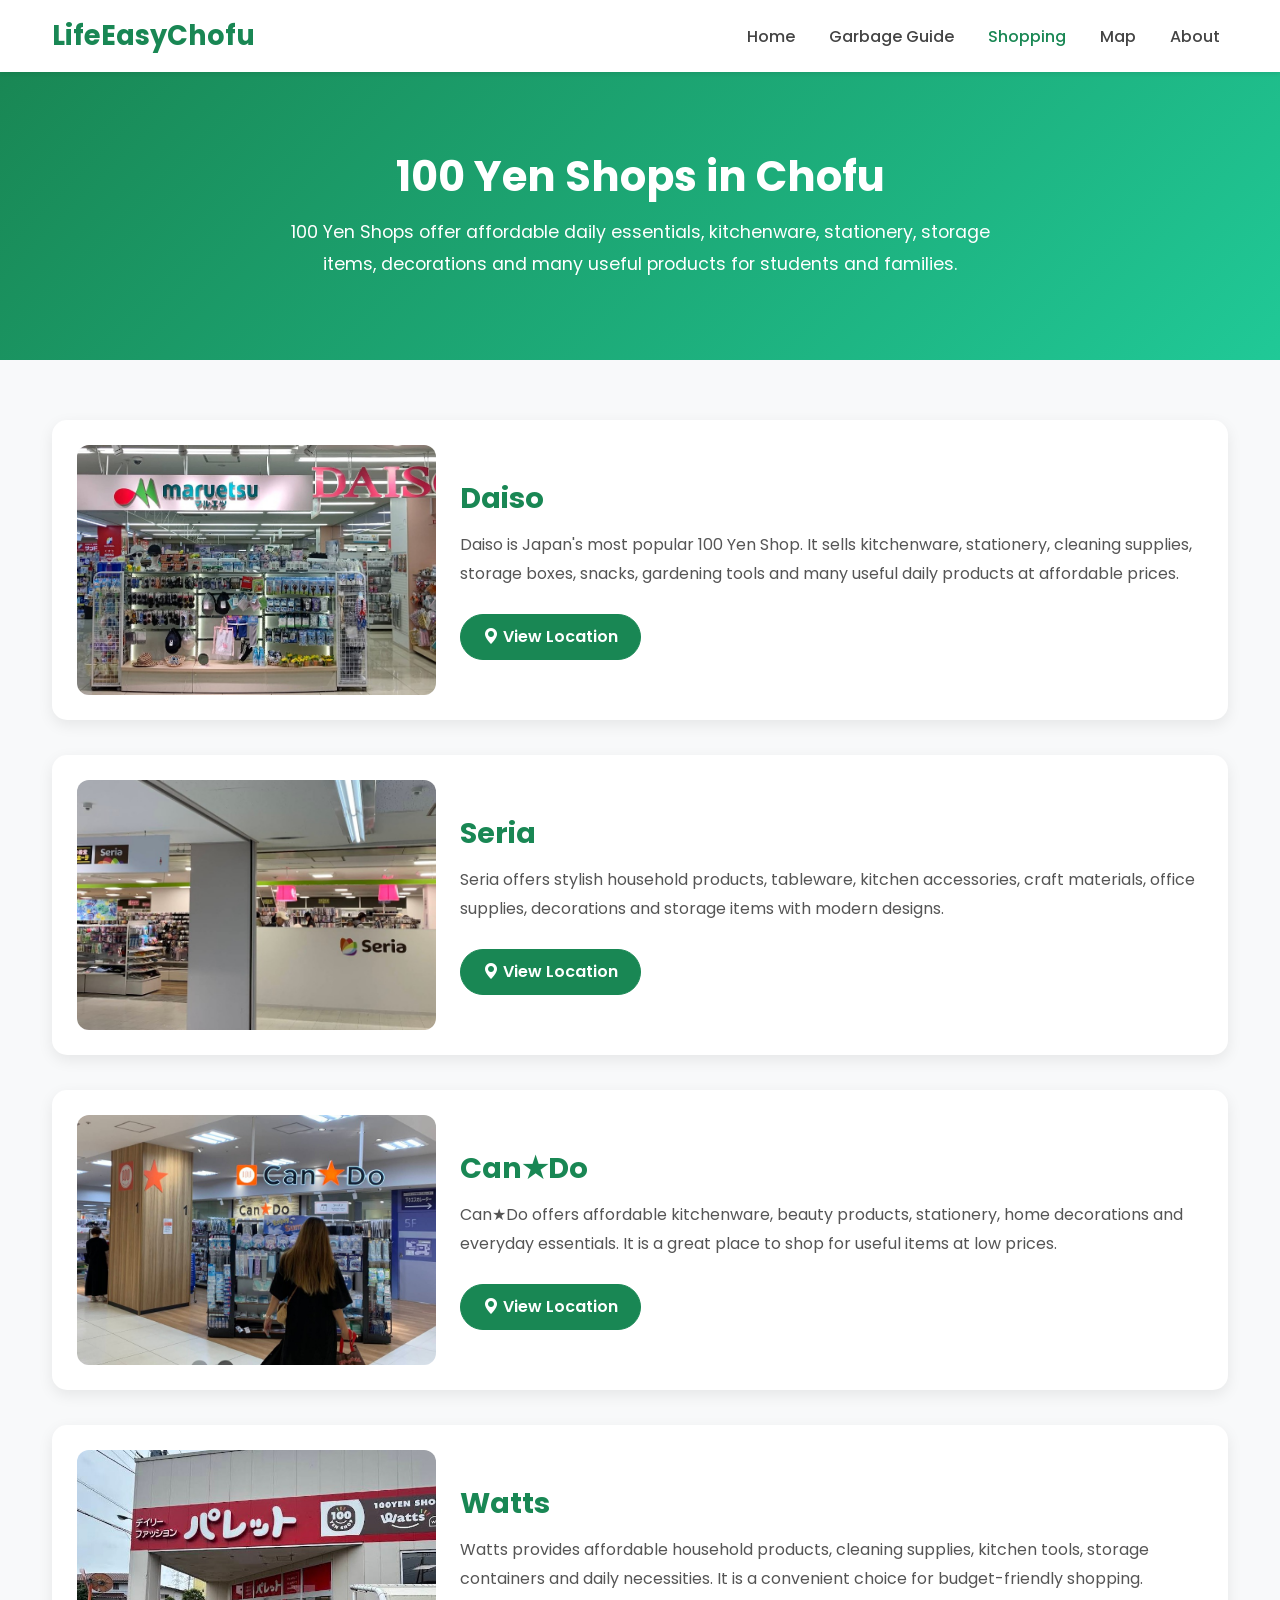
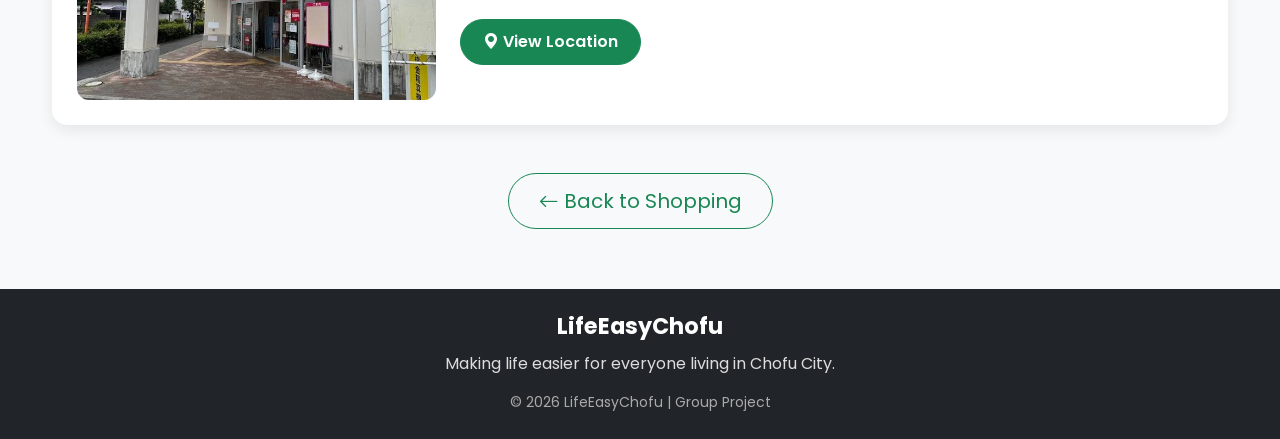
<file: stores/100yen.html>
<!DOCTYPE html>
<html lang="en">

<head>

    <meta charset="UTF-8">

    <meta name="viewport" content="width=device-width, initial-scale=1.0">

    <title>100 Yen Shops | LifeEasyChofu</title>

    <meta name="description"
        content="Find popular 100 Yen Shops in Chofu City for affordable household items, stationery, kitchenware and more.">

    <!-- Bootstrap -->

    <link href="https://cdn.jsdelivr.net/npm/bootstrap@5.3.7/dist/css/bootstrap.min.css" rel="stylesheet">

    <!-- Bootstrap Icons -->

    <link rel="stylesheet" href="https://cdn.jsdelivr.net/npm/bootstrap-icons@1.13.1/font/bootstrap-icons.min.css">

    <!-- Main CSS -->

    <link rel="stylesheet" href="../css/style.css">

    <!-- Store Details CSS -->

    <link rel="stylesheet" href="../css/store_details.css">

</head>

<body>

    <!-- Navbar -->

    <nav class="navbar navbar-expand-lg navbar-light bg-white shadow-sm">

        <div class="container">

            <a class="navbar-brand text-success fw-bold" href="../index.html">

                LifeEasyChofu

            </a>

            <button class="navbar-toggler" type="button" data-bs-toggle="collapse" data-bs-target="#navbarNav">

                <span class="navbar-toggler-icon"></span>

            </button>

            <div class="collapse navbar-collapse" id="navbarNav">

                <ul class="navbar-nav ms-auto">

                    <li class="nav-item">

                        <a class="nav-link" href="../index.html">Home</a>

                    </li>

                    <li class="nav-item">

                        <a class="nav-link" href="../garbage.html">Garbage Guide</a>

                    </li>

                    <li class="nav-item">

                        <a class="nav-link active" href="../shopping.html">Shopping</a>

                    </li>

                    <li class="nav-item">

                        <a class="nav-link" href="../map.html">Map</a>

                    </li>

                    <li class="nav-item">

                        <a class="nav-link" href="../about.html">About</a>

                    </li>

                </ul>

            </div>

        </div>

    </nav>

    <main>

        <!-- Hero -->

        <section class="store-hero">

            <div class="container">

                <h1>

                    100 Yen Shops in Chofu

                </h1>

                <p>

                    100 Yen Shops offer affordable daily essentials, kitchenware,
                    stationery, storage items, decorations and many useful products
                    for students and families.

                </p>

            </div>

        </section>

        <!-- Store List -->

        <section class="store-section">

            <div class="container">

                <!-- Store 1 -->

                <div class="store-card">

                    <div class="row align-items-center">

                        <div class="col-lg-4">

                            <div class="store-image">

                                <img src="../images/daiso.jpg" alt="Daiso">

                            </div>

                        </div>

                        <div class="col-lg-8">

                            <h3>

                                Daiso

                            </h3>

                            <p>

                                Daiso is Japan's most popular 100 Yen Shop. It sells
                                kitchenware, stationery, cleaning supplies, storage
                                boxes, snacks, gardening tools and many useful daily
                                products at affordable prices.

                            </p>

                            <a href="https://www.google.com/maps/search/Daiso+Chofu" target="_blank"
                                class="btn btn-success">

                                <i class="bi bi-geo-alt-fill"></i>

                                View Location

                            </a>

                        </div>

                    </div>

                </div>

                <!-- Store 2 -->

                <div class="store-card">

                    <div class="row align-items-center">

                        <div class="col-lg-4">

                            <div class="store-image">

                                <img src="../images/seria.jpg" alt="Seria">

                            </div>

                        </div>

                        <div class="col-lg-8">

                            <h3>

                                Seria

                            </h3>

                            <p>

                                Seria offers stylish household products, tableware,
                                kitchen accessories, craft materials, office supplies,
                                decorations and storage items with modern designs.

                            </p>

                            <a href="https://www.google.com/maps/search/Seria+Chofu" target="_blank"
                                class="btn btn-success">

                                <i class="bi bi-geo-alt-fill"></i>

                                View Location

                            </a>

                        </div>

                    </div>

                </div>
                <!-- Store 3 -->

                <div class="store-card">

                    <div class="row align-items-center">

                        <div class="col-lg-4">

                            <div class="store-image">

                                <img src="../images/cando.jpg" alt="Can★Do">

                            </div>

                        </div>

                        <div class="col-lg-8">

                            <h3>

                                Can★Do

                            </h3>

                            <p>

                                Can★Do offers affordable kitchenware, beauty
                                products, stationery, home decorations and
                                everyday essentials. It is a great place to
                                shop for useful items at low prices.

                            </p>

                            <a href="https://www.google.com/maps/search/CanDo+Chofu" target="_blank"
                                class="btn btn-success">

                                <i class="bi bi-geo-alt-fill"></i>

                                View Location

                            </a>

                        </div>

                    </div>

                </div>

                <!-- Store 4 -->

                <div class="store-card">

                    <div class="row align-items-center">

                        <div class="col-lg-4">

                            <div class="store-image">

                                <img src="../images/watts.jpg" alt="Watts">

                            </div>

                        </div>

                        <div class="col-lg-8">

                            <h3>

                                Watts

                            </h3>

                            <p>

                                Watts provides affordable household products,
                                cleaning supplies, kitchen tools, storage
                                containers and daily necessities. It is a
                                convenient choice for budget-friendly shopping.

                            </p>

                            <a href="https://www.google.com/maps/search/Watts+Chofu" target="_blank"
                                class="btn btn-success">

                                <i class="bi bi-geo-alt-fill"></i>

                                View Location

                            </a>

                        </div>

                    </div>

                </div>

                <!-- Back Button -->

                <div class="text-center mt-5">

                    <a href="../shopping.html" class="btn btn-outline-success btn-lg">

                        <i class="bi bi-arrow-left"></i>

                        Back to Shopping

                    </a>

                </div>

            </div>

        </section>

    </main>

    <!-- Footer -->

    <footer class="bg-dark text-white py-4">

        <div class="container text-center">

            <h5>

                LifeEasyChofu

            </h5>

            <p>

                Making life easier for everyone living in Chofu City.

            </p>

            <small>

                © 2026 LifeEasyChofu | Group Project

            </small>

        </div>

    </footer>

    <!-- Bootstrap JS -->

    <script src="https://cdn.jsdelivr.net/npm/bootstrap@5.3.7/dist/js/bootstrap.bundle.min.js"></script>

</body>

</html>
</file>
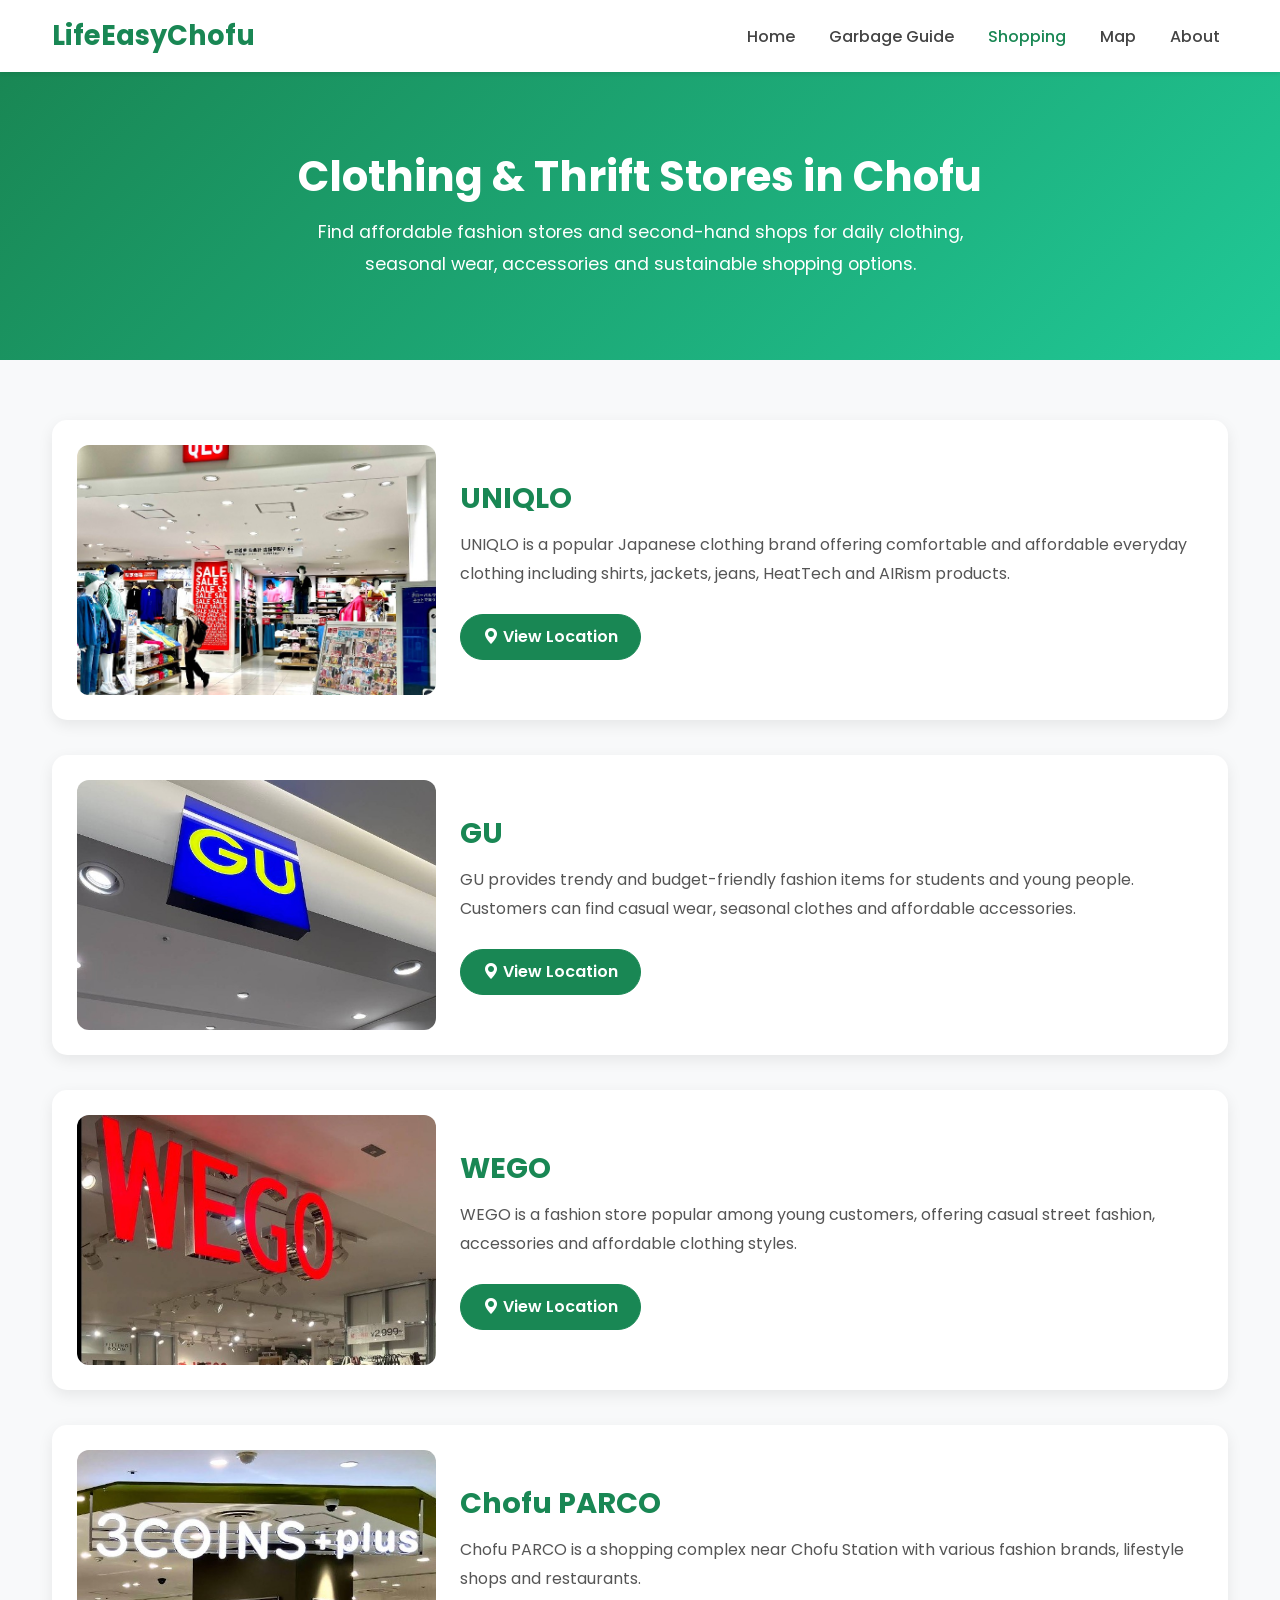
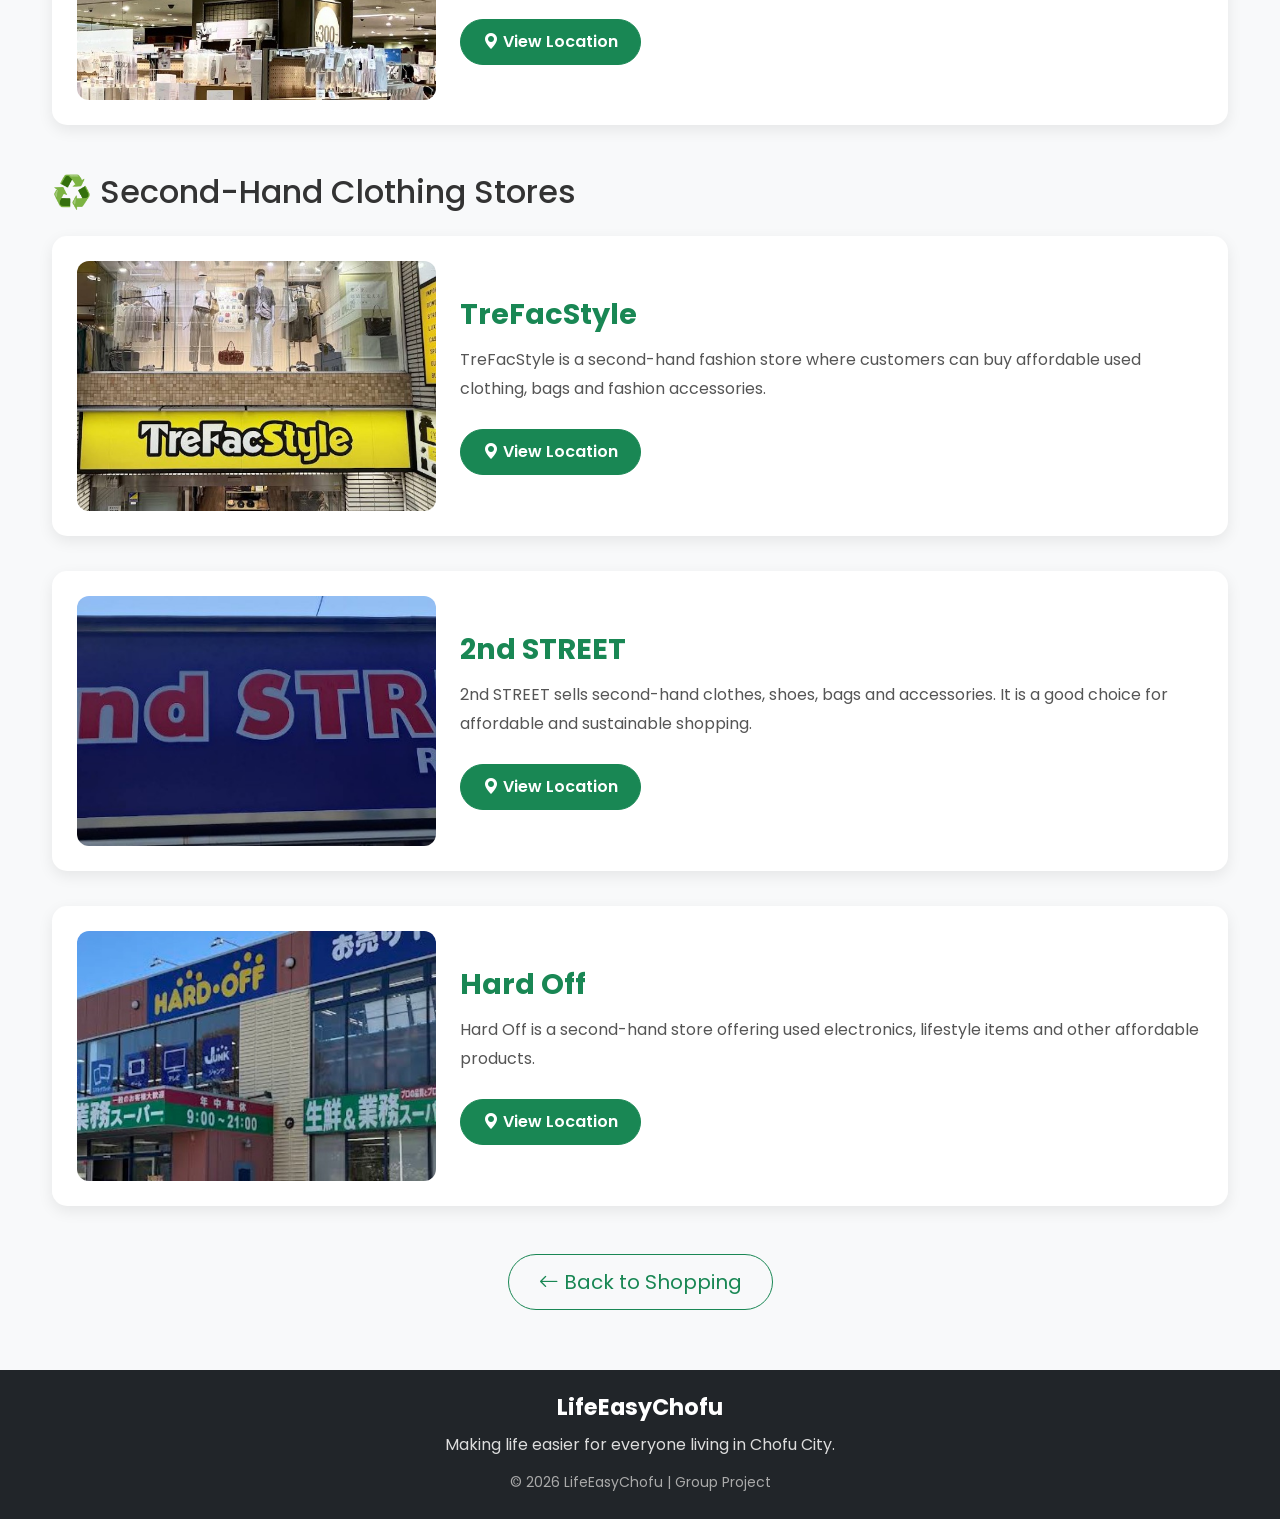
<file: stores/clothing.html>
<!DOCTYPE html>
<html lang="en">

<head>

    <meta charset="UTF-8">

    <meta name="viewport" content="width=device-width, initial-scale=1.0">

    <title>Clothing & Thrift Stores | LifeEasyChofu</title>

    <meta name="description"
        content="Find affordable clothing and thrift stores in Chofu City including UNIQLO, GU, WEGO, Chofu PARCO, TreFacStyle, 2nd STREET and Hard Off.">


    <!-- Bootstrap -->

    <link href="https://cdn.jsdelivr.net/npm/bootstrap@5.3.7/dist/css/bootstrap.min.css" rel="stylesheet">


    <!-- Bootstrap Icons -->

    <link rel="stylesheet"
        href="https://cdn.jsdelivr.net/npm/bootstrap-icons@1.13.1/font/bootstrap-icons.min.css">


    <!-- Main CSS -->

    <link rel="stylesheet" href="../css/style.css">


    <!-- Store Details CSS -->

    <link rel="stylesheet" href="../css/store_details.css">

</head>


<body>


    <!-- Navbar -->

    <nav class="navbar navbar-expand-lg navbar-light bg-white shadow-sm">

        <div class="container">


            <a class="navbar-brand text-success fw-bold" href="../index.html">

                LifeEasyChofu

            </a>


            <button class="navbar-toggler" type="button" data-bs-toggle="collapse"
                data-bs-target="#navbarNav">

                <span class="navbar-toggler-icon"></span>

            </button>



            <div class="collapse navbar-collapse" id="navbarNav">

                <ul class="navbar-nav ms-auto">


                    <li class="nav-item">

                        <a class="nav-link" href="../index.html">

                            Home

                        </a>

                    </li>


                    <li class="nav-item">

                        <a class="nav-link" href="../garbage.html">

                            Garbage Guide

                        </a>

                    </li>


                    <li class="nav-item">

                        <a class="nav-link active" href="../shopping.html">

                            Shopping

                        </a>

                    </li>


                    <li class="nav-item">

                        <a class="nav-link" href="../map.html">

                            Map

                        </a>

                    </li>


                    <li class="nav-item">

                        <a class="nav-link" href="../about.html">

                            About

                        </a>

                    </li>


                </ul>

            </div>


        </div>

    </nav>





<main>



    <!-- Hero -->


    <section class="store-hero">


        <div class="container">


            <h1>

                Clothing & Thrift Stores in Chofu

            </h1>


            <p>

                Find affordable fashion stores and second-hand shops
                for daily clothing, seasonal wear, accessories and
                sustainable shopping options.

            </p>


        </div>


    </section>





    <!-- Store List -->


    <section class="store-section">


        <div class="container">





            <!-- Store 1 -->


            <div class="store-card">


                <div class="row align-items-center">


                    <div class="col-lg-4">


                        <div class="store-image">


                            <img src="../images/uniqlo.jpg" alt="UNIQLO">


                        </div>


                    </div>



                    <div class="col-lg-8">


                        <h3>

                            UNIQLO

                        </h3>


                        <p>

                            UNIQLO is a popular Japanese clothing brand
                            offering comfortable and affordable everyday
                            clothing including shirts, jackets, jeans,
                            HeatTech and AIRism products.

                        </p>



                        <a href="https://www.google.com/maps/search/UNIQLO+Chofu"
                            target="_blank"
                            class="btn btn-success">


                            <i class="bi bi-geo-alt-fill"></i>

                            View Location


                        </a>


                    </div>


                </div>


            </div>






            <!-- Store 2 -->


            <div class="store-card">


                <div class="row align-items-center">


                    <div class="col-lg-4">


                        <div class="store-image">


                            <img src="../images/gu.jpg" alt="GU">


                        </div>


                    </div>



                    <div class="col-lg-8">


                        <h3>

                            GU

                        </h3>


                        <p>

                            GU provides trendy and budget-friendly
                            fashion items for students and young people.
                            Customers can find casual wear, seasonal
                            clothes and affordable accessories.

                        </p>



                        <a href="https://www.google.com/maps/search/GU+Chofu"
                            target="_blank"
                            class="btn btn-success">


                            <i class="bi bi-geo-alt-fill"></i>

                            View Location


                        </a>


                    </div>


                </div>


            </div>






            <!-- Store 3 -->


            <div class="store-card">


                <div class="row align-items-center">


                    <div class="col-lg-4">


                        <div class="store-image">


                            <img src="../images/wego.jpg" alt="WEGO">


                        </div>


                    </div>



                    <div class="col-lg-8">


                        <h3>

                            WEGO

                        </h3>


                        <p>

                            WEGO is a fashion store popular among young
                            customers, offering casual street fashion,
                            accessories and affordable clothing styles.

                        </p>



                        <a href="https://www.google.com/maps/search/WEGO+Chofu"
                            target="_blank"
                            class="btn btn-success">


                            <i class="bi bi-geo-alt-fill"></i>

                            View Location


                        </a>


                    </div>


                </div>


            </div>







            <!-- Store 4 -->


            <div class="store-card">


                <div class="row align-items-center">


                    <div class="col-lg-4">


                        <div class="store-image">


                            <img src="../images/chofuparco.jpg" alt="Chofu PARCO">


                        </div>


                    </div>



                    <div class="col-lg-8">


                        <h3>

                            Chofu PARCO

                        </h3>


                        <p>

                            Chofu PARCO is a shopping complex near
                            Chofu Station with various fashion brands,
                            lifestyle shops and restaurants.

                        </p>



                        <a href="https://www.google.com/maps/search/Chofu+PARCO"
                            target="_blank"
                            class="btn btn-success">


                            <i class="bi bi-geo-alt-fill"></i>

                            View Location


                        </a>


                    </div>


                </div>


            </div>






            <!-- Second-Hand Section -->


            <h2 class="mt-5 mb-4">

                ♻️ Second-Hand Clothing Stores

            </h2>






            <!-- Store 5 -->


            <div class="store-card">


                <div class="row align-items-center">


                    <div class="col-lg-4">


                        <div class="store-image">


                            <img src="../images/trefacstyle.jpg" alt="TreFacStyle">


                        </div>


                    </div>



                    <div class="col-lg-8">


                        <h3>

                            TreFacStyle

                        </h3>


                        <p>

                            TreFacStyle is a second-hand fashion store
                            where customers can buy affordable used
                            clothing, bags and fashion accessories.

                        </p>



                        <a href="https://www.google.com/maps/search/TreFacStyle+Chofu"
                            target="_blank"
                            class="btn btn-success">


                            <i class="bi bi-geo-alt-fill"></i>

                            View Location


                        </a>


                    </div>


                </div>


            </div>







            <!-- Store 6 -->


            <div class="store-card">


                <div class="row align-items-center">


                    <div class="col-lg-4">


                        <div class="store-image">


                            <img src="../images/2ndstreet.jpg" alt="2nd STREET">


                        </div>


                    </div>



                    <div class="col-lg-8">


                        <h3>

                            2nd STREET

                        </h3>


                        <p>

                            2nd STREET sells second-hand clothes,
                            shoes, bags and accessories. It is a good
                            choice for affordable and sustainable shopping.

                        </p>



                        <a href="https://www.google.com/maps/search/2nd+STREET+Chofu"
                            target="_blank"
                            class="btn btn-success">


                            <i class="bi bi-geo-alt-fill"></i>

                            View Location


                        </a>


                    </div>


                </div>


            </div>






            <!-- Store 7 -->


            <div class="store-card">


                <div class="row align-items-center">


                    <div class="col-lg-4">


                        <div class="store-image">


                            <img src="../images/hardoff.jpg" alt="Hard Off">


                        </div>


                    </div>



                    <div class="col-lg-8">


                        <h3>

                            Hard Off

                        </h3>


                        <p>

                            Hard Off is a second-hand store offering
                            used electronics, lifestyle items and other
                            affordable products.

                        </p>



                        <a href="https://www.google.com/maps/search/Hard+Off+Chofu"
                            target="_blank"
                            class="btn btn-success">


                            <i class="bi bi-geo-alt-fill"></i>

                            View Location


                        </a>


                    </div>


                </div>


            </div>








            <!-- Back Button -->


            <div class="text-center mt-5">


                <a href="../shopping.html"
                    class="btn btn-outline-success btn-lg">


                    <i class="bi bi-arrow-left"></i>

                    Back to Shopping


                </a>


            </div>





        </div>


    </section>



</main>






<!-- Footer -->


<footer class="bg-dark text-white py-4">


    <div class="container text-center">


        <h5>

            LifeEasyChofu

        </h5>


        <p>

            Making life easier for everyone living in Chofu City.

        </p>


        <small>

            © 2026 LifeEasyChofu | Group Project

        </small>


    </div>


</footer>





<!-- Bootstrap JS -->


<script src="https://cdn.jsdelivr.net/npm/bootstrap@5.3.7/dist/js/bootstrap.bundle.min.js"></script>



</body>

</html>
</file>
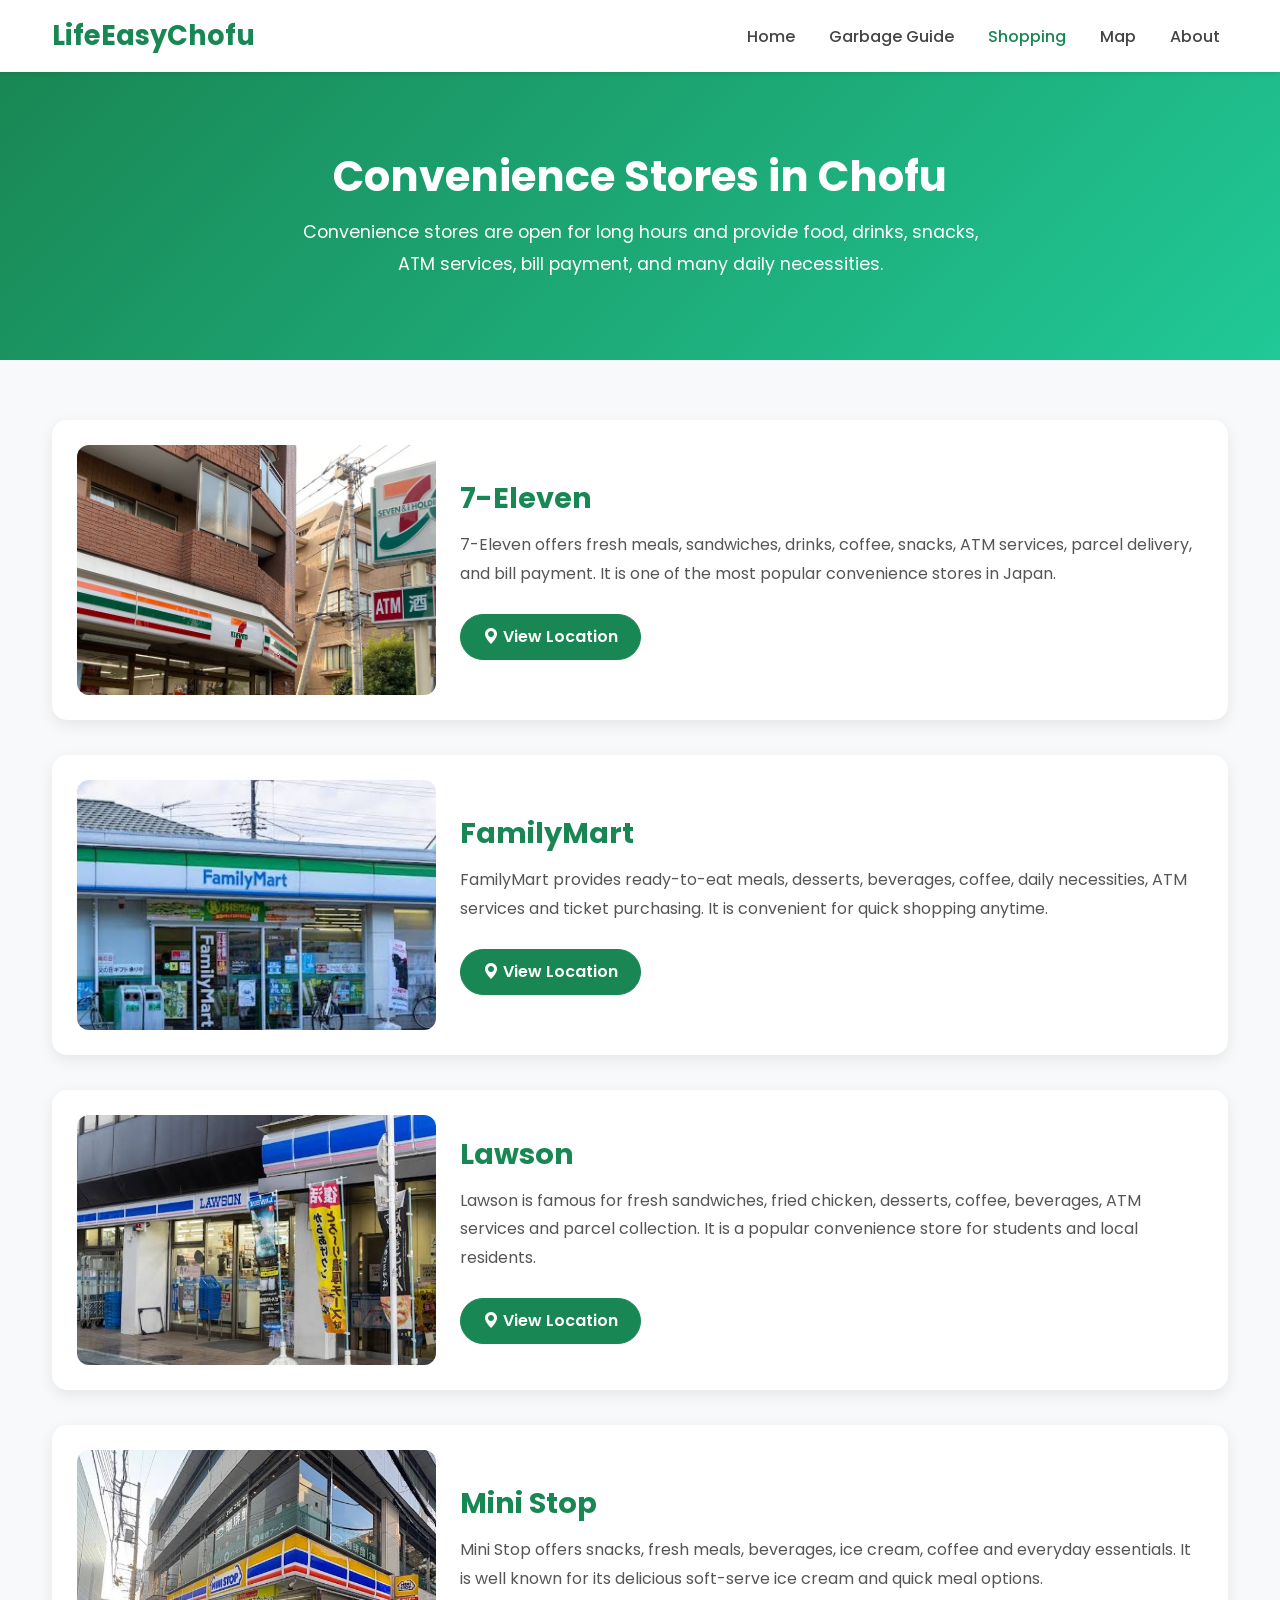
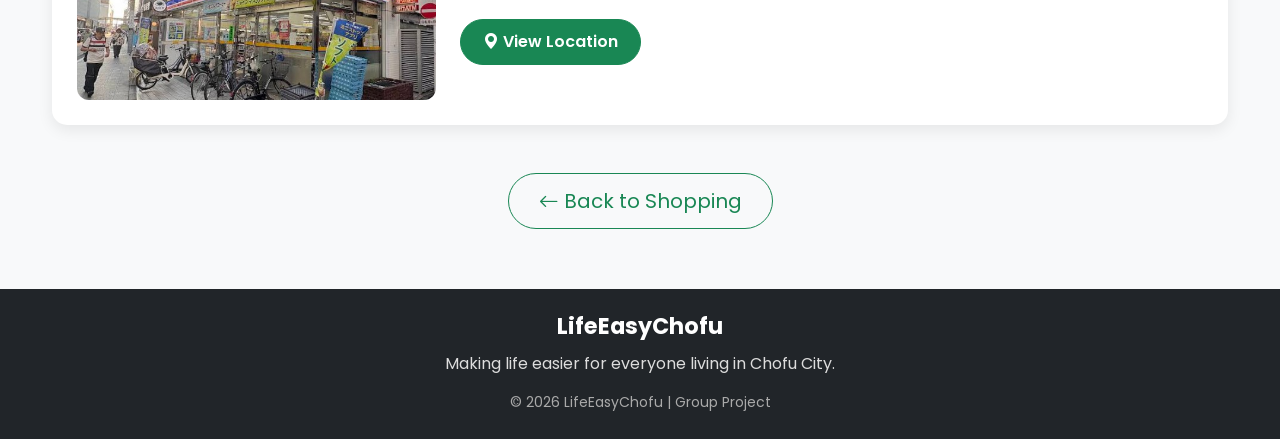
<file: stores/convenience.html>
<!DOCTYPE html>
<html lang="en">

<head>

    <meta charset="UTF-8">

    <meta name="viewport" content="width=device-width, initial-scale=1.0">

    <title>Convenience Stores | LifeEasyChofu</title>

    <meta name="description"
        content="Find convenient stores in Chofu City for food, drinks, snacks, ATM services and daily essentials.">

    <!-- Bootstrap -->

    <link href="https://cdn.jsdelivr.net/npm/bootstrap@5.3.7/dist/css/bootstrap.min.css" rel="stylesheet">

    <!-- Bootstrap Icons -->

    <link rel="stylesheet" href="https://cdn.jsdelivr.net/npm/bootstrap-icons@1.13.1/font/bootstrap-icons.min.css">

    <!-- Main CSS -->

    <link rel="stylesheet" href="../css/style.css">

    <!-- Store Details CSS -->

    <link rel="stylesheet" href="../css/store_details.css">

</head>

<body>

    <!-- Navbar -->

    <nav class="navbar navbar-expand-lg navbar-light bg-white shadow-sm">

        <div class="container">

            <a class="navbar-brand text-success fw-bold" href="../index.html">

                LifeEasyChofu

            </a>

            <button class="navbar-toggler" type="button" data-bs-toggle="collapse" data-bs-target="#navbarNav">

                <span class="navbar-toggler-icon"></span>

            </button>

            <div class="collapse navbar-collapse" id="navbarNav">

                <ul class="navbar-nav ms-auto">

                    <li class="nav-item">

                        <a class="nav-link" href="../index.html">Home</a>

                    </li>

                    <li class="nav-item">

                        <a class="nav-link" href="../garbage.html">Garbage Guide</a>

                    </li>

                    <li class="nav-item">

                        <a class="nav-link active" href="../shopping.html">Shopping</a>

                    </li>

                    <li class="nav-item">

                        <a class="nav-link" href="../map.html">Map</a>

                    </li>

                    <li class="nav-item">

                        <a class="nav-link" href="../about.html">About</a>

                    </li>

                </ul>

            </div>

        </div>

    </nav>

    <main>

        <!-- Hero -->

        <section class="store-hero">

            <div class="container">

                <h1>

                    Convenience Stores in Chofu

                </h1>

                <p>

                    Convenience stores are open for long hours and provide food,
                    drinks, snacks, ATM services, bill payment, and many daily
                    necessities.

                </p>

            </div>

        </section>

        <!-- Store List -->

        <section class="store-section">

            <div class="container">

                <!-- Store 1 -->

                <div class="store-card">

                    <div class="row align-items-center">

                        <div class="col-lg-4">

                            <div class="store-image">

                                <img src="../images/7eleven.jpg" alt="7-Eleven">

                            </div>

                        </div>

                        <div class="col-lg-8">

                            <h3>

                                7-Eleven

                            </h3>

                            <p>

                                7-Eleven offers fresh meals, sandwiches, drinks,
                                coffee, snacks, ATM services, parcel delivery,
                                and bill payment. It is one of the most popular
                                convenience stores in Japan.

                            </p>

                            <a href="https://www.google.com/maps/search/7-Eleven+Chofu" target="_blank"
                                class="btn btn-success">

                                <i class="bi bi-geo-alt-fill"></i>

                                View Location

                            </a>

                        </div>

                    </div>

                </div>

                <!-- Store 2 -->

                <div class="store-card">

                    <div class="row align-items-center">

                        <div class="col-lg-4">

                            <div class="store-image">

                                <img src="../images/familymart.jpg" alt="FamilyMart">

                            </div>

                        </div>

                        <div class="col-lg-8">

                            <h3>

                                FamilyMart

                            </h3>

                            <p>

                                FamilyMart provides ready-to-eat meals, desserts,
                                beverages, coffee, daily necessities, ATM services
                                and ticket purchasing. It is convenient for quick
                                shopping anytime.

                            </p>

                            <a href="https://www.google.com/maps/search/FamilyMart+Chofu" target="_blank"
                                class="btn btn-success">

                                <i class="bi bi-geo-alt-fill"></i>

                                View Location

                            </a>

                        </div>

                    </div>

                </div>
                <!-- Store 3 -->

                <div class="store-card">

                    <div class="row align-items-center">

                        <div class="col-lg-4">

                            <div class="store-image">

                                <img src="../images/lawson.jpg" alt="Lawson">

                            </div>

                        </div>

                        <div class="col-lg-8">

                            <h3>

                                Lawson

                            </h3>

                            <p>

                                Lawson is famous for fresh sandwiches, fried
                                chicken, desserts, coffee, beverages, ATM
                                services and parcel collection. It is a popular
                                convenience store for students and local
                                residents.

                            </p>

                            <a href="https://www.google.com/maps/search/Lawson+Chofu" target="_blank"
                                class="btn btn-success">

                                <i class="bi bi-geo-alt-fill"></i>

                                View Location

                            </a>

                        </div>

                    </div>

                </div>

                <!-- Store 4 -->

                <div class="store-card">

                    <div class="row align-items-center">

                        <div class="col-lg-4">

                            <div class="store-image">

                                <img src="../images/ministop.jpg" alt="Mini Stop">

                            </div>

                        </div>

                        <div class="col-lg-8">

                            <h3>

                                Mini Stop

                            </h3>

                            <p>

                                Mini Stop offers snacks, fresh meals,
                                beverages, ice cream, coffee and everyday
                                essentials. It is well known for its delicious
                                soft-serve ice cream and quick meal options.

                            </p>

                            <a href="https://www.google.com/maps/search/Mini+Stop+Chofu" target="_blank"
                                class="btn btn-success">

                                <i class="bi bi-geo-alt-fill"></i>

                                View Location

                            </a>

                        </div>

                    </div>

                </div>

                <!-- Back Button -->

                <div class="text-center mt-5">

                    <a href="../shopping.html" class="btn btn-outline-success btn-lg">

                        <i class="bi bi-arrow-left"></i>

                        Back to Shopping

                    </a>

                </div>

            </div>

        </section>

    </main>

    <!-- Footer -->

    <footer class="bg-dark text-white py-4">

        <div class="container text-center">

            <h5>

                LifeEasyChofu

            </h5>

            <p>

                Making life easier for everyone living in Chofu City.

            </p>

            <small>

                © 2026 LifeEasyChofu | Group Project

            </small>

        </div>

    </footer>

    <!-- Bootstrap JS -->

    <script src="https://cdn.jsdelivr.net/npm/bootstrap@5.3.7/dist/js/bootstrap.bundle.min.js"></script>

</body>

</html>
</file>
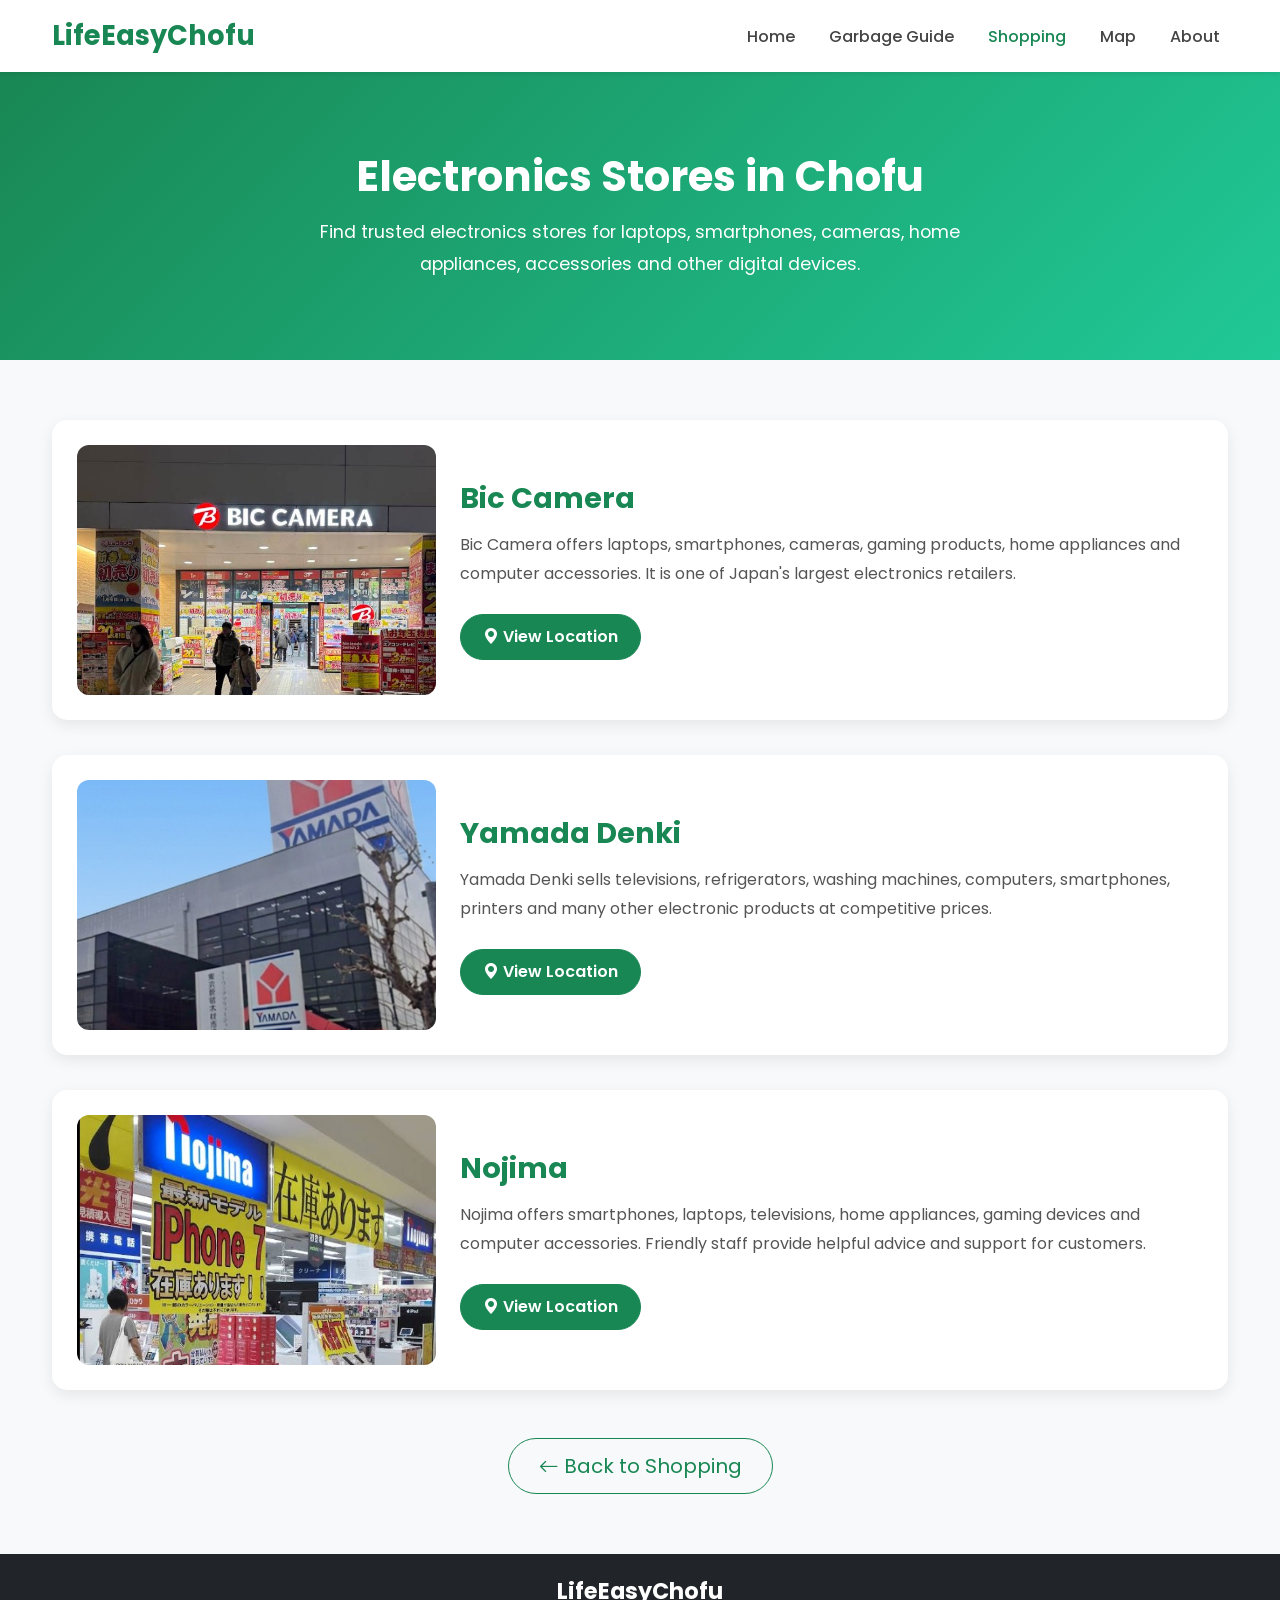
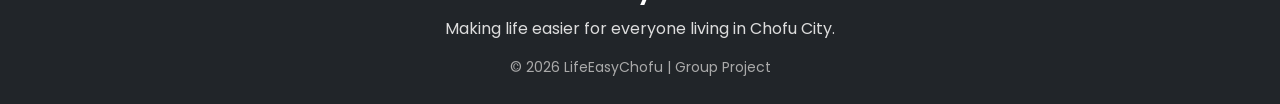
<file: stores/electronics.html>
<!DOCTYPE html>
<html lang="en">

<head>

    <meta charset="UTF-8">

    <meta name="viewport" content="width=device-width, initial-scale=1.0">

    <title>Electronics | LifeEasyChofu</title>

    <meta name="description"
        content="Find electronics stores in Chofu City for laptops, smartphones, home appliances, cameras and accessories.">

    <!-- Bootstrap -->

    <link href="https://cdn.jsdelivr.net/npm/bootstrap@5.3.7/dist/css/bootstrap.min.css" rel="stylesheet">

    <!-- Bootstrap Icons -->

    <link rel="stylesheet" href="https://cdn.jsdelivr.net/npm/bootstrap-icons@1.13.1/font/bootstrap-icons.min.css">

    <!-- Main CSS -->

    <link rel="stylesheet" href="../css/style.css">

    <!-- Store Details CSS -->

    <link rel="stylesheet" href="../css/store_details.css">

</head>

<body>

    <!-- Navbar -->

    <nav class="navbar navbar-expand-lg navbar-light bg-white shadow-sm">

        <div class="container">

            <a class="navbar-brand text-success fw-bold" href="../index.html">

                LifeEasyChofu

            </a>

            <button class="navbar-toggler" type="button" data-bs-toggle="collapse" data-bs-target="#navbarNav">

                <span class="navbar-toggler-icon"></span>

            </button>

            <div class="collapse navbar-collapse" id="navbarNav">

                <ul class="navbar-nav ms-auto">

                    <li class="nav-item">

                        <a class="nav-link" href="../index.html">

                            Home

                        </a>

                    </li>

                    <li class="nav-item">

                        <a class="nav-link" href="../garbage.html">

                            Garbage Guide

                        </a>

                    </li>

                    <li class="nav-item">

                        <a class="nav-link active" href="../shopping.html">

                            Shopping

                        </a>

                    </li>

                    <li class="nav-item">

                        <a class="nav-link" href="../map.html">

                            Map

                        </a>

                    </li>

                    <li class="nav-item">

                        <a class="nav-link" href="../about.html">

                            About

                        </a>

                    </li>

                </ul>

            </div>

        </div>

    </nav>

    <main>

        <!-- Hero -->

        <section class="store-hero">

            <div class="container">

                <h1>

                    Electronics Stores in Chofu

                </h1>

                <p>

                    Find trusted electronics stores for laptops,
                    smartphones, cameras, home appliances,
                    accessories and other digital devices.

                </p>

            </div>

        </section>

        <!-- Store List -->

        <section class="store-section">

            <div class="container">

                <!-- Store 1 -->

                <div class="store-card">

                    <div class="row align-items-center">

                        <div class="col-lg-4">

                            <div class="store-image">

                                <img src="../images/biccamera.jpg" alt="Bic Camera">

                            </div>

                        </div>

                        <div class="col-lg-8">

                            <h3>

                                Bic Camera

                            </h3>

                            <p>

                                Bic Camera offers laptops,
                                smartphones, cameras, gaming
                                products, home appliances and
                                computer accessories. It is one
                                of Japan's largest electronics
                                retailers.

                            </p>

                            <a href="https://www.google.com/maps/search/Bic+Camera+Chofu" target="_blank"
                                class="btn btn-success">

                                <i class="bi bi-geo-alt-fill"></i>

                                View Location

                            </a>

                        </div>

                    </div>

                </div>

                <!-- Store 2 -->

                <div class="store-card">

                    <div class="row align-items-center">

                        <div class="col-lg-4">

                            <div class="store-image">

                                <img src="../images/yamadadenki.jpg" alt="Yamada Denki">

                            </div>

                        </div>

                        <div class="col-lg-8">

                            <h3>

                                Yamada Denki

                            </h3>

                            <p>

                                Yamada Denki sells televisions,
                                refrigerators, washing machines,
                                computers, smartphones, printers
                                and many other electronic
                                products at competitive prices.

                            </p>

                            <a href="https://www.google.com/maps/search/Yamada+Denki+Chofu" target="_blank"
                                class="btn btn-success">

                                <i class="bi bi-geo-alt-fill"></i>

                                View Location

                            </a>

                        </div>

                    </div>

                </div>

                <!-- Store 3 -->

                <div class="store-card">

                    <div class="row align-items-center">

                        <div class="col-lg-4">

                            <div class="store-image">

                                <img src="../images/nojima.jpg" alt="Nojima">

                            </div>

                        </div>

                        <div class="col-lg-8">

                            <h3>

                                Nojima

                            </h3>

                            <p>

                                Nojima offers smartphones, laptops,
                                televisions, home appliances, gaming
                                devices and computer accessories.
                                Friendly staff provide helpful advice
                                and support for customers.

                            </p>

                            <a href="https://www.google.com/maps/search/Nojima+Chofu" target="_blank"
                                class="btn btn-success">

                                <i class="bi bi-geo-alt-fill"></i>

                                View Location

                            </a>

                        </div>

                    </div>

                </div>

              

                <!-- Back Button -->

                <div class="text-center mt-5">

                    <a href="../shopping.html" class="btn btn-outline-success btn-lg">

                        <i class="bi bi-arrow-left"></i>

                        Back to Shopping

                    </a>

                </div>

            </div>

        </section>

    </main>

    <!-- Footer -->

    <footer class="bg-dark text-white py-4">

        <div class="container text-center">

            <h5>

                LifeEasyChofu

            </h5>

            <p>

                Making life easier for everyone living in Chofu City.

            </p>

            <small>

                © 2026 LifeEasyChofu | Group Project

            </small>

        </div>

    </footer>

    <!-- Bootstrap JS -->

    <script src="https://cdn.jsdelivr.net/npm/bootstrap@5.3.7/dist/js/bootstrap.bundle.min.js"></script>

</body>

</html>
</file>
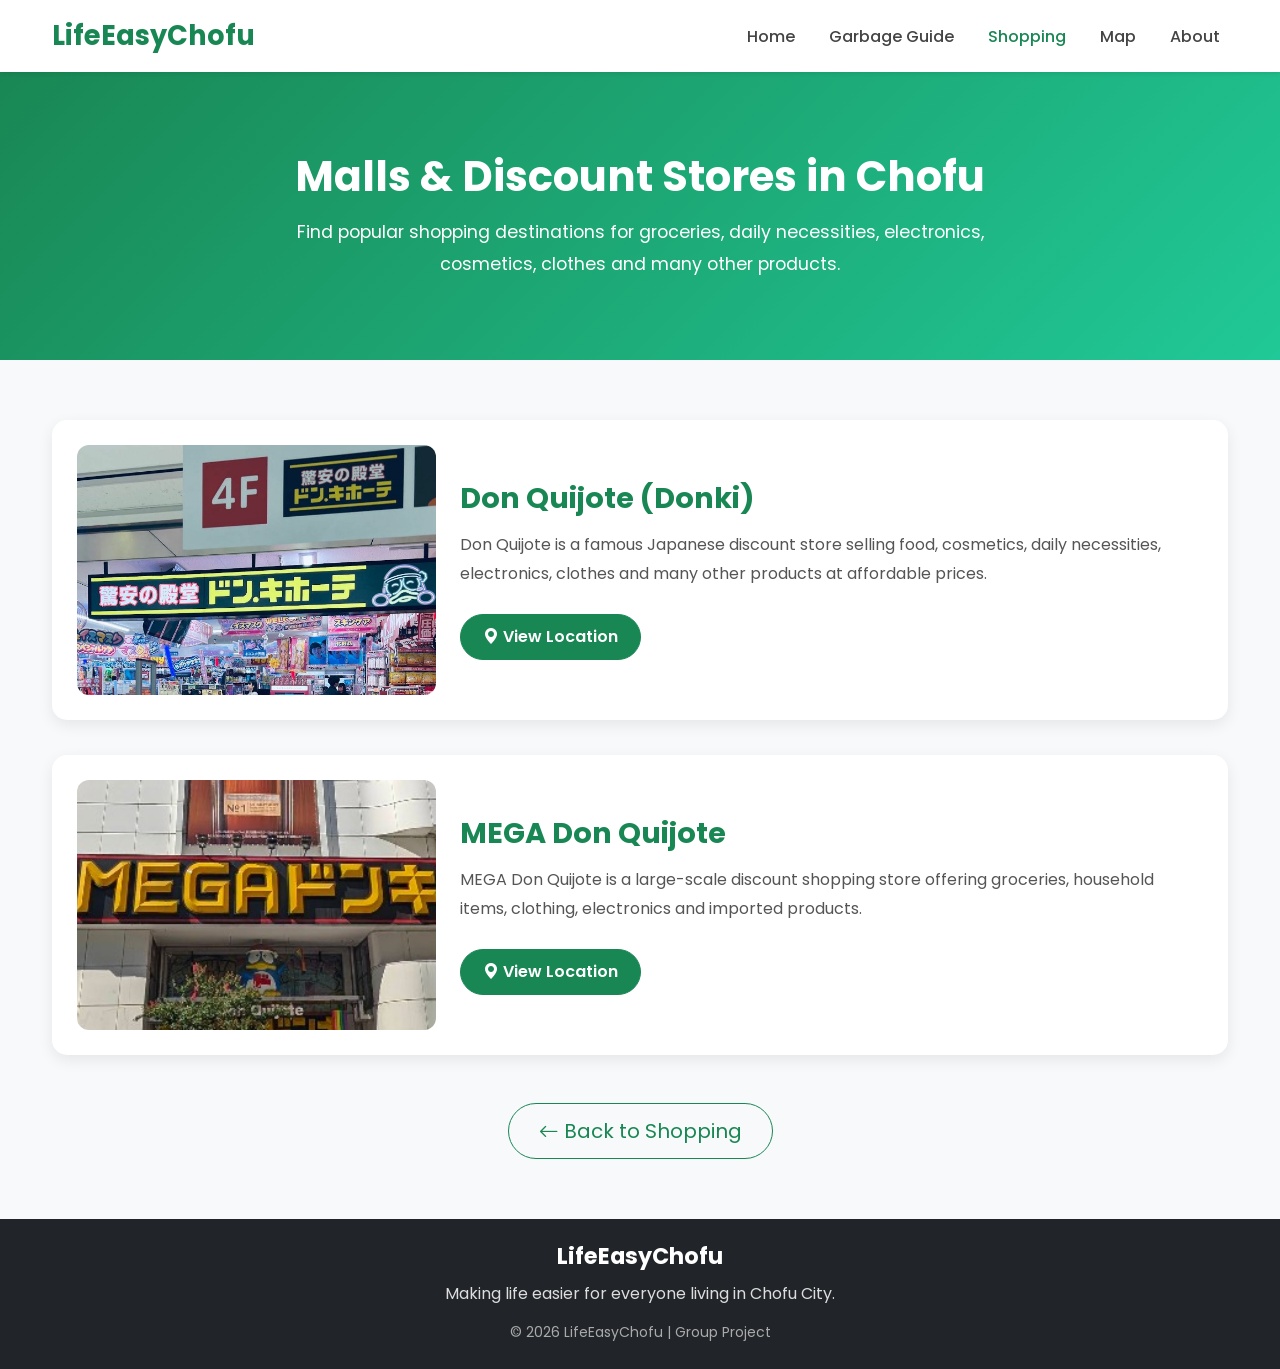
<file: stores/mall.html>
<!DOCTYPE html>
<html lang="en">

<head>

    <meta charset="UTF-8">

    <meta name="viewport" content="width=device-width, initial-scale=1.0">

    <title>Malls & Discount Stores | LifeEasyChofu</title>

    <meta name="description"
        content="Find malls and discount stores in Chofu City including Don Quijote and MEGA Don Quijote.">


    <!-- Bootstrap -->

    <link href="https://cdn.jsdelivr.net/npm/bootstrap@5.3.7/dist/css/bootstrap.min.css" rel="stylesheet">


    <!-- Bootstrap Icons -->

    <link rel="stylesheet" href="https://cdn.jsdelivr.net/npm/bootstrap-icons@1.13.1/font/bootstrap-icons.min.css">


    <!-- Main CSS -->

    <link rel="stylesheet" href="../css/style.css">


    <!-- Store Details CSS -->

    <link rel="stylesheet" href="../css/store_details.css">


</head>


<body>


    <!-- Navbar -->

    <nav class="navbar navbar-expand-lg navbar-light bg-white shadow-sm">

        <div class="container">


            <a class="navbar-brand text-success fw-bold" href="../index.html">

                LifeEasyChofu

            </a>


            <button class="navbar-toggler" type="button" data-bs-toggle="collapse" data-bs-target="#navbarNav">

                <span class="navbar-toggler-icon"></span>

            </button>


            <div class="collapse navbar-collapse" id="navbarNav">


                <ul class="navbar-nav ms-auto">


                    <li class="nav-item">
                        <a class="nav-link" href="../index.html">Home</a>
                    </li>


                    <li class="nav-item">
                        <a class="nav-link" href="../garbage.html">Garbage Guide</a>
                    </li>


                    <li class="nav-item">
                        <a class="nav-link active" href="../shopping.html">Shopping</a>
                    </li>


                    <li class="nav-item">
                        <a class="nav-link" href="../map.html">Map</a>
                    </li>


                    <li class="nav-item">
                        <a class="nav-link" href="../about.html">About</a>
                    </li>


                </ul>


            </div>


        </div>

    </nav>





    <main>



        <!-- Hero -->

        <section class="store-hero">

            <div class="container">


                <h1>

                    Malls & Discount Stores in Chofu

                </h1>


                <p>

                    Find popular shopping destinations for groceries,
                    daily necessities, electronics, cosmetics, clothes
                    and many other products.

                </p>


            </div>

        </section>





        <!-- Store List -->

        <section class="store-section">


            <div class="container">





                <!-- Don Quijote -->

                <div class="store-card">


                    <div class="row align-items-center">


                        <div class="col-lg-4">


                            <div class="store-image">


                                <img src="../images/donki.jpg" alt="Don Quijote">


                            </div>


                        </div>



                        <div class="col-lg-8">


                            <h3>

                                Don Quijote (Donki)

                            </h3>


                            <p>

                                Don Quijote is a famous Japanese discount store
                                selling food, cosmetics, daily necessities,
                                electronics, clothes and many other products
                                at affordable prices.

                            </p>



                            <a href="https://www.google.com/maps/search/Don+Quijote+Chofu" target="_blank"
                                class="btn btn-success">


                                <i class="bi bi-geo-alt-fill"></i>

                                View Location


                            </a>


                        </div>


                    </div>


                </div>







                <!-- MEGA Don Quijote -->

                <div class="store-card">


                    <div class="row align-items-center">


                        <div class="col-lg-4">


                            <div class="store-image">


                                <img src="../images/mega_donki.jpg" alt="MEGA Don Quijote">


                            </div>


                        </div>



                        <div class="col-lg-8">


                            <h3>

                                MEGA Don Quijote

                            </h3>


                            <p>

                                MEGA Don Quijote is a large-scale discount
                                shopping store offering groceries, household
                                items, clothing, electronics and imported products.

                            </p>



                            <a href="https://www.google.com/maps/search/MEGA+Don+Quijote+Tokyo" target="_blank"
                                class="btn btn-success">


                                <i class="bi bi-geo-alt-fill"></i>

                                View Location


                            </a>


                        </div>


                    </div>


                </div>






                <!-- Back Button -->


                <div class="text-center mt-5">


                    <a href="../shopping.html" class="btn btn-outline-success btn-lg">


                        <i class="bi bi-arrow-left"></i>

                        Back to Shopping


                    </a>


                </div>



            </div>

        </section>


    </main>





    <!-- Footer -->


    <footer class="bg-dark text-white py-4">


        <div class="container text-center">


            <h5>

                LifeEasyChofu

            </h5>


            <p>

                Making life easier for everyone living in Chofu City.

            </p>


            <small>

                © 2026 LifeEasyChofu | Group Project

            </small>


        </div>


    </footer>





    <script src="https://cdn.jsdelivr.net/npm/bootstrap@5.3.7/dist/js/bootstrap.bundle.min.js"></script>


</body>

</html>
</file>
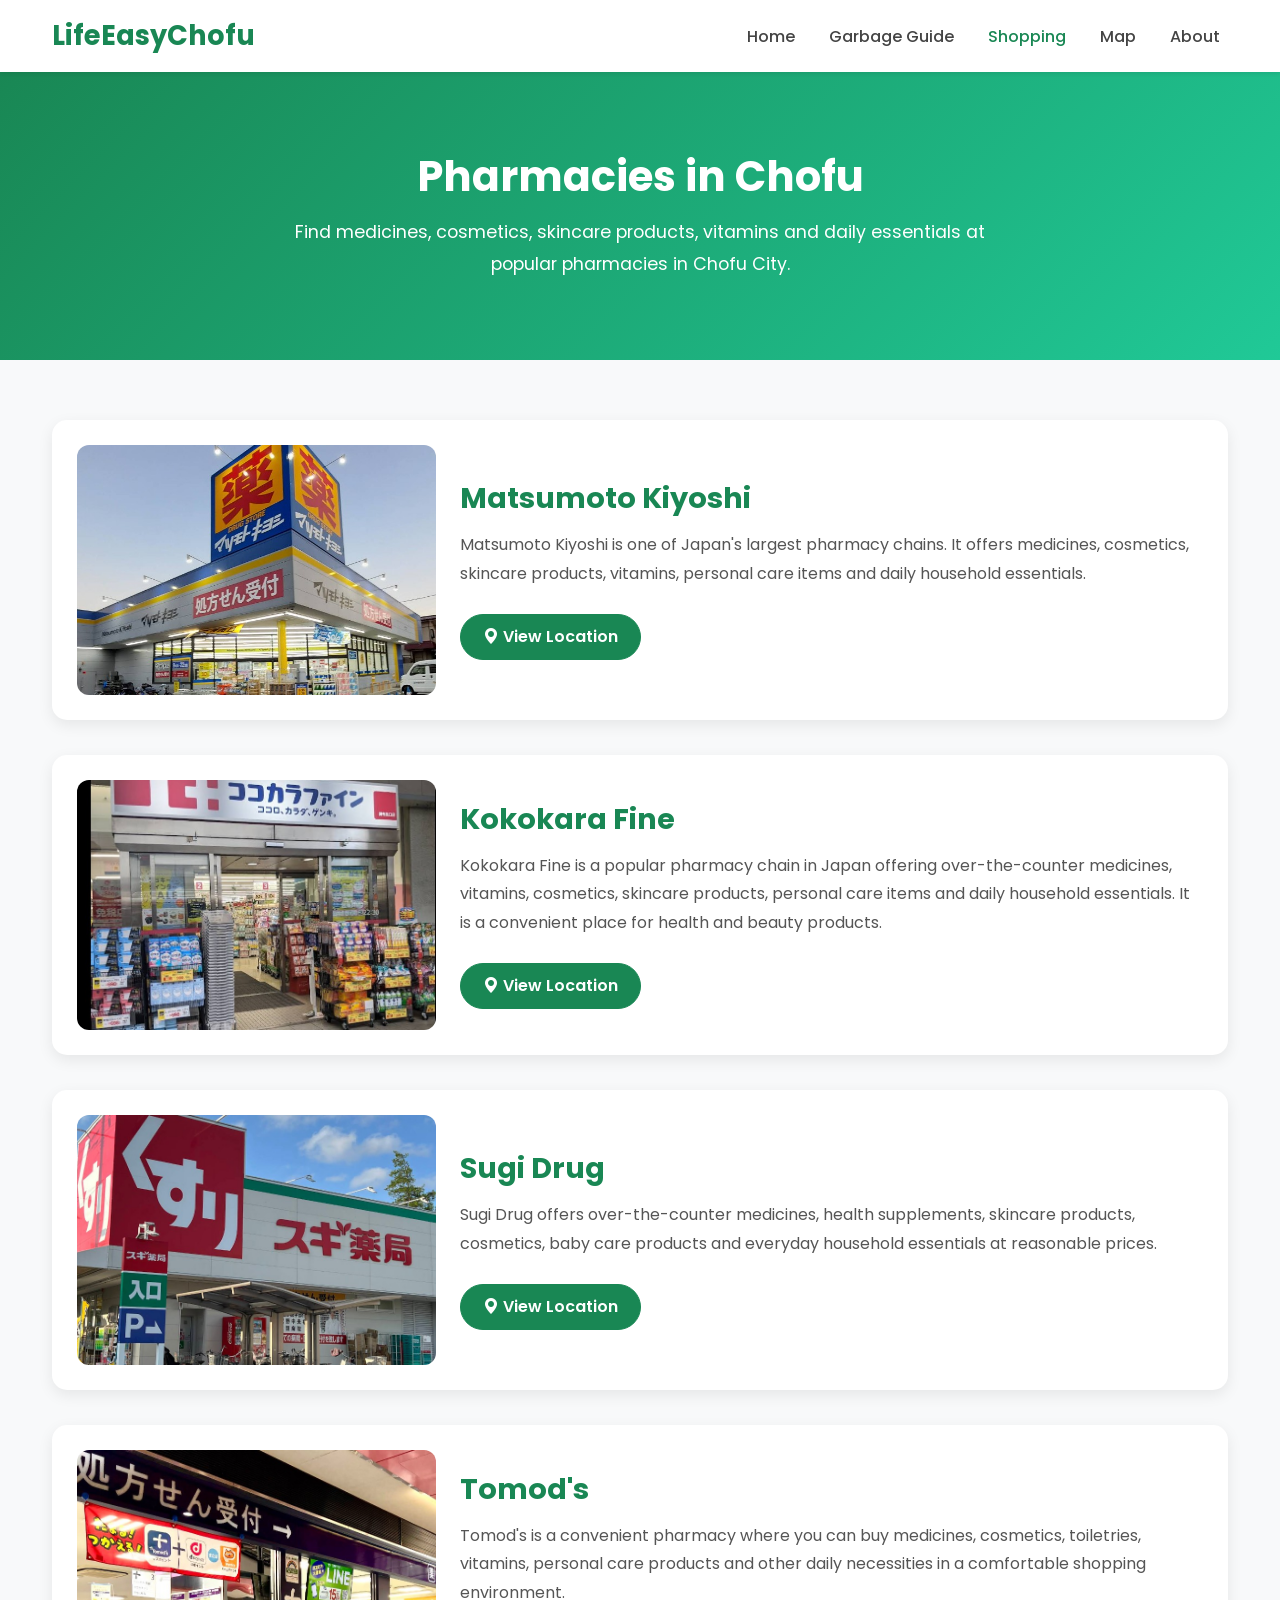
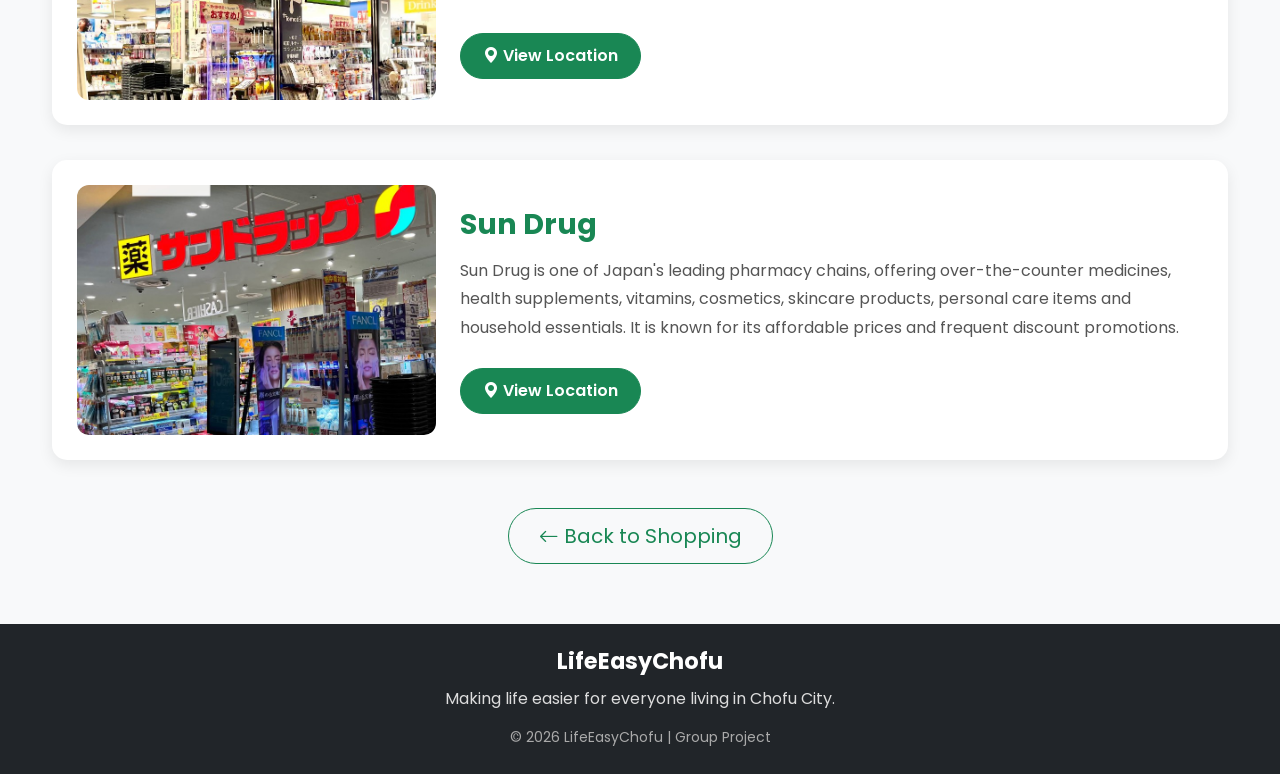
<file: stores/pharmacy.html>
<!DOCTYPE html>
<html lang="en">

<head>

    <meta charset="UTF-8">

    <meta name="viewport" content="width=device-width, initial-scale=1.0">

    <title>Pharmacies | LifeEasyChofu</title>

    <meta name="description"
        content="Find popular pharmacies in Chofu City for medicines, cosmetics, skincare products and daily essentials.">

    <!-- Bootstrap -->

    <link href="https://cdn.jsdelivr.net/npm/bootstrap@5.3.7/dist/css/bootstrap.min.css" rel="stylesheet">

    <!-- Bootstrap Icons -->

    <link rel="stylesheet" href="https://cdn.jsdelivr.net/npm/bootstrap-icons@1.13.1/font/bootstrap-icons.min.css">

    <!-- Main CSS -->

    <link rel="stylesheet" href="../css/style.css">

    <!-- Store Details CSS -->

    <link rel="stylesheet" href="../css/store_details.css">

</head>

<body>

    <!-- Navbar -->

    <nav class="navbar navbar-expand-lg navbar-light bg-white shadow-sm">

        <div class="container">

            <a class="navbar-brand text-success fw-bold" href="../index.html">

                LifeEasyChofu

            </a>

            <button class="navbar-toggler" type="button" data-bs-toggle="collapse" data-bs-target="#navbarNav">

                <span class="navbar-toggler-icon"></span>

            </button>

            <div class="collapse navbar-collapse" id="navbarNav">

                <ul class="navbar-nav ms-auto">

                    <li class="nav-item">

                        <a class="nav-link" href="../index.html">

                            Home

                        </a>

                    </li>

                    <li class="nav-item">

                        <a class="nav-link" href="../garbage.html">

                            Garbage Guide

                        </a>

                    </li>

                    <li class="nav-item">

                        <a class="nav-link active" href="../shopping.html">

                            Shopping

                        </a>

                    </li>

                    <li class="nav-item">

                        <a class="nav-link" href="../map.html">

                            Map

                        </a>

                    </li>

                    <li class="nav-item">

                        <a class="nav-link" href="../about.html">

                            About

                        </a>

                    </li>

                </ul>

            </div>

        </div>

    </nav>

    <!-- Main -->

    <main>

        <!-- Hero -->

        <section class="store-hero">

            <div class="container">

                <h1>

                    Pharmacies in Chofu

                </h1>

                <p>

                    Find medicines, cosmetics, skincare products,
                    vitamins and daily essentials at popular
                    pharmacies in Chofu City.

                </p>

            </div>

        </section>

        <!-- Store List -->

        <section class="store-section">

            <div class="container">

                <!-- Store 1 -->

                <div class="store-card">

                    <div class="row align-items-center">

                        <div class="col-lg-4">

                            <div class="store-image">

                                <img src="../images/matsumotokiyoshi.jpg" alt="Matsumoto Kiyoshi">

                            </div>

                        </div>

                        <div class="col-lg-8">

                            <h3>

                                Matsumoto Kiyoshi

                            </h3>

                            <p>

                                Matsumoto Kiyoshi is one of Japan's
                                largest pharmacy chains. It offers
                                medicines, cosmetics, skincare
                                products, vitamins, personal care
                                items and daily household essentials.

                            </p>

                            <a href="https://www.google.com/maps/search/Matsumoto+Kiyoshi+Chofu" target="_blank"
                                class="btn btn-success">

                                <i class="bi bi-geo-alt-fill"></i>

                                View Location

                            </a>

                        </div>

                    </div>

                </div>

                <!----store 2-->


                <div class="store-card">

                    <div class="row align-items-center">

                        <div class="col-lg-4">

                            <div class="store-image">

                                <img src="../images/kokokarafine.jpg" alt="Kokokara Fine">

                            </div>

                        </div>

                        <div class="col-lg-8">

                            <h3>

                                Kokokara Fine

                            </h3>

                            <p>

                                Kokokara Fine is a popular pharmacy chain in Japan offering
                                over-the-counter medicines, vitamins, cosmetics, skincare
                                products, personal care items and daily household essentials.
                                It is a convenient place for health and beauty products.

                            </p>

                            <a href="https://www.google.com/maps/search/Kokokara+Fine+Chofu" target="_blank"
                                class="btn btn-success">

                                <i class="bi bi-geo-alt-fill"></i>

                                View Location

                            </a>

                        </div>

                    </div>

                </div>


                <!-- Store 3 -->

                <div class="store-card">

                    <div class="row align-items-center">

                        <div class="col-lg-4">

                            <div class="store-image">

                                <img src="../images/sugidrug.jpg" alt="Sugi Drug">

                            </div>

                        </div>

                        <div class="col-lg-8">

                            <h3>

                                Sugi Drug

                            </h3>

                            <p>

                                Sugi Drug offers over-the-counter medicines,
                                health supplements, skincare products,
                                cosmetics, baby care products and everyday
                                household essentials at reasonable prices.

                            </p>

                            <a href="https://www.google.com/maps/search/Sugi+Drug+Chofu" target="_blank"
                                class="btn btn-success">

                                <i class="bi bi-geo-alt-fill"></i>

                                View Location

                            </a>

                        </div>

                    </div>

                </div>

                <!-- Store 4 -->

                <div class="store-card">

                    <div class="row align-items-center">

                        <div class="col-lg-4">

                            <div class="store-image">

                                <img src="../images/tomods.jpg" alt="Tomod's">

                            </div>

                        </div>

                        <div class="col-lg-8">

                            <h3>

                                Tomod's

                            </h3>

                            <p>

                                Tomod's is a convenient pharmacy where you can
                                buy medicines, cosmetics, toiletries, vitamins,
                                personal care products and other daily
                                necessities in a comfortable shopping
                                environment.

                            </p>

                            <a href="https://www.google.com/maps/search/Tomod's+Chofu" target="_blank"
                                class="btn btn-success">

                                <i class="bi bi-geo-alt-fill"></i>

                                View Location

                            </a>

                        </div>

                    </div>

                </div>

                <!-- Store 5 -->

                <div class="store-card">

                    <div class="row align-items-center">

                        <div class="col-lg-4">

                            <div class="store-image">

                                <img src="../images/sundrug.jpg" alt="Sun Drug">

                            </div>

                        </div>

                        <div class="col-lg-8">

                            <h3>

                                Sun Drug

                            </h3>

                            <p>

                                Sun Drug is one of Japan's leading pharmacy chains,
                                offering over-the-counter medicines, health supplements,
                                vitamins, cosmetics, skincare products, personal care
                                items and household essentials. It is known for its
                                affordable prices and frequent discount promotions.

                            </p>

                            <a href="https://www.google.com/maps/search/Sun+Drug+Chofu" target="_blank"
                                class="btn btn-success">

                                <i class="bi bi-geo-alt-fill"></i>

                                View Location

                            </a>

                        </div>

                    </div>

                </div>



                <!-- Back Button -->

                <div class="text-center mt-5">

                    <a href="../shopping.html" class="btn btn-outline-success btn-lg">

                        <i class="bi bi-arrow-left"></i>

                        Back to Shopping

                    </a>

                </div>

            </div>

        </section>

    </main>

    <!-- Footer -->

    <footer class="bg-dark text-white py-4">

        <div class="container text-center">

            <h5>

                LifeEasyChofu

            </h5>

            <p>

                Making life easier for everyone living in Chofu City.

            </p>

            <small>

                © 2026 LifeEasyChofu | Group Project

            </small>

        </div>

    </footer>

    <!-- Bootstrap JS -->

    <script src="https://cdn.jsdelivr.net/npm/bootstrap@5.3.7/dist/js/bootstrap.bundle.min.js"></script>

</body>

</html>
</file>
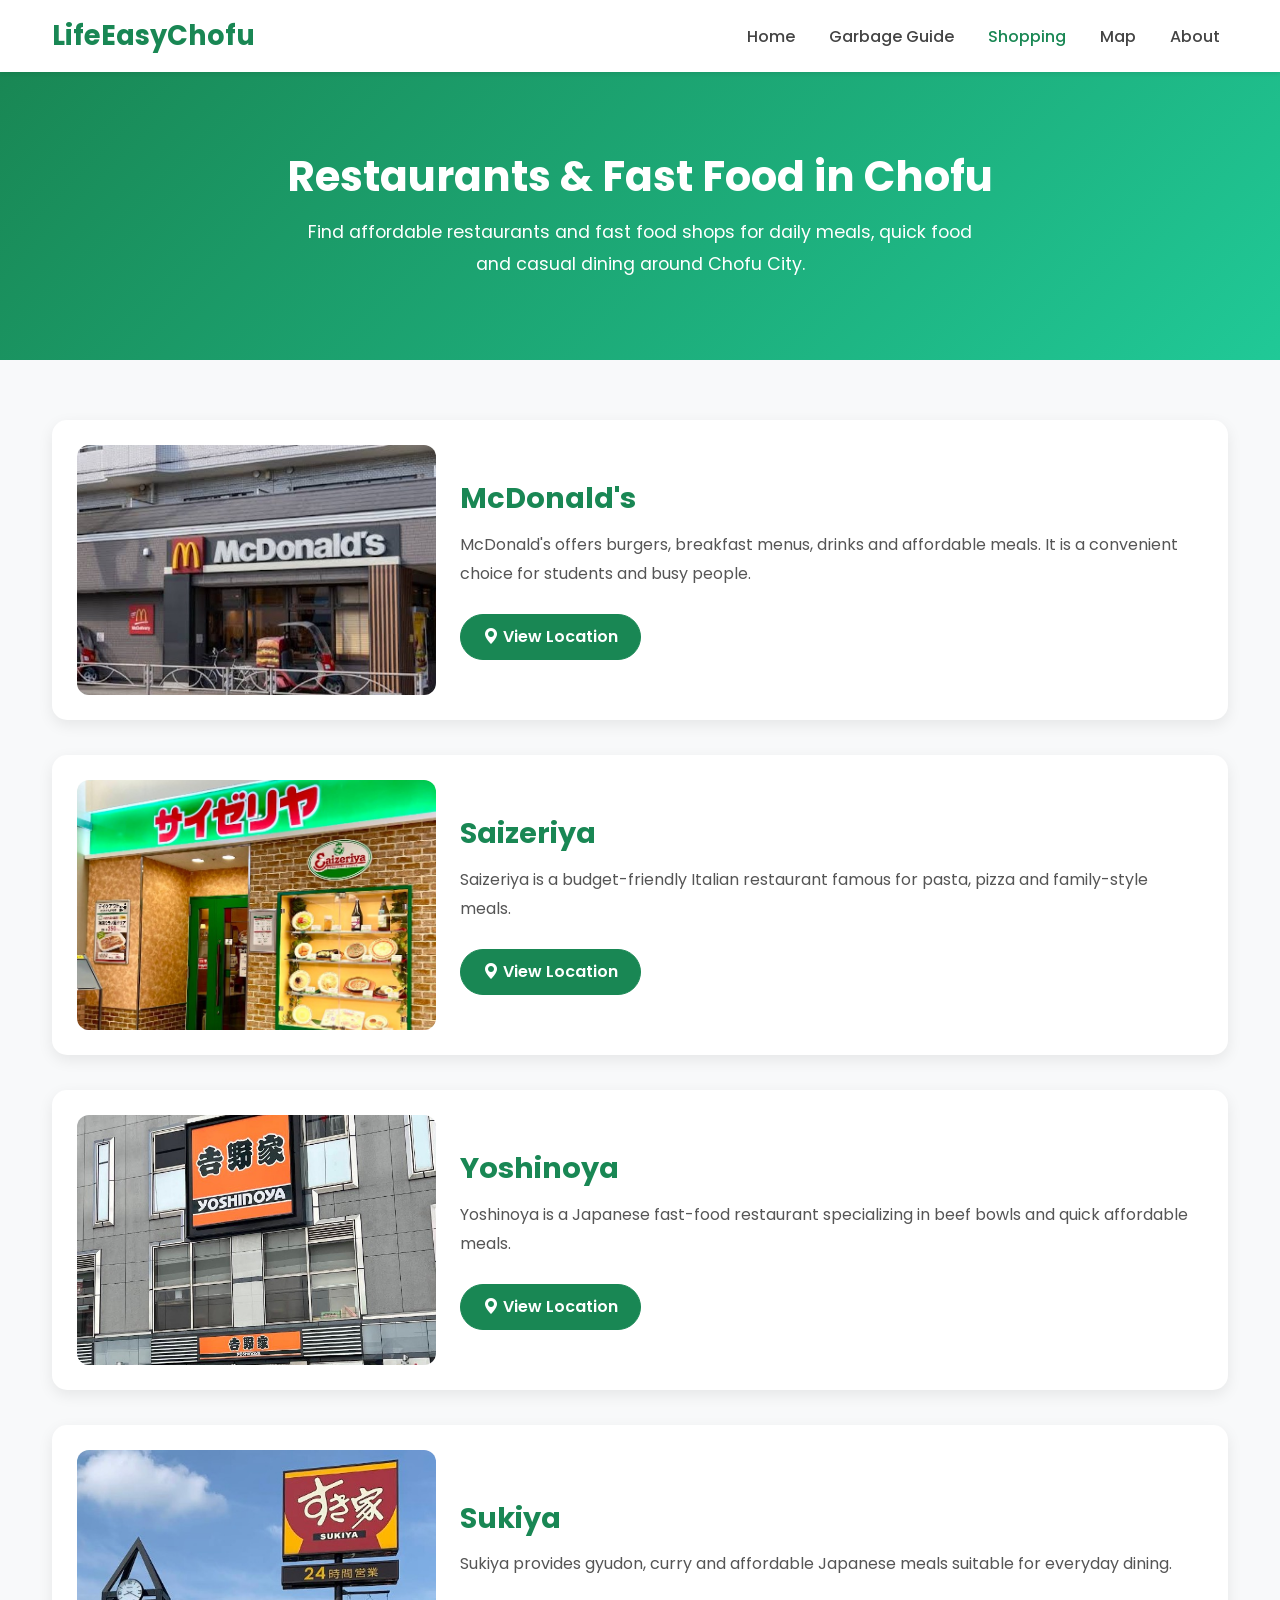
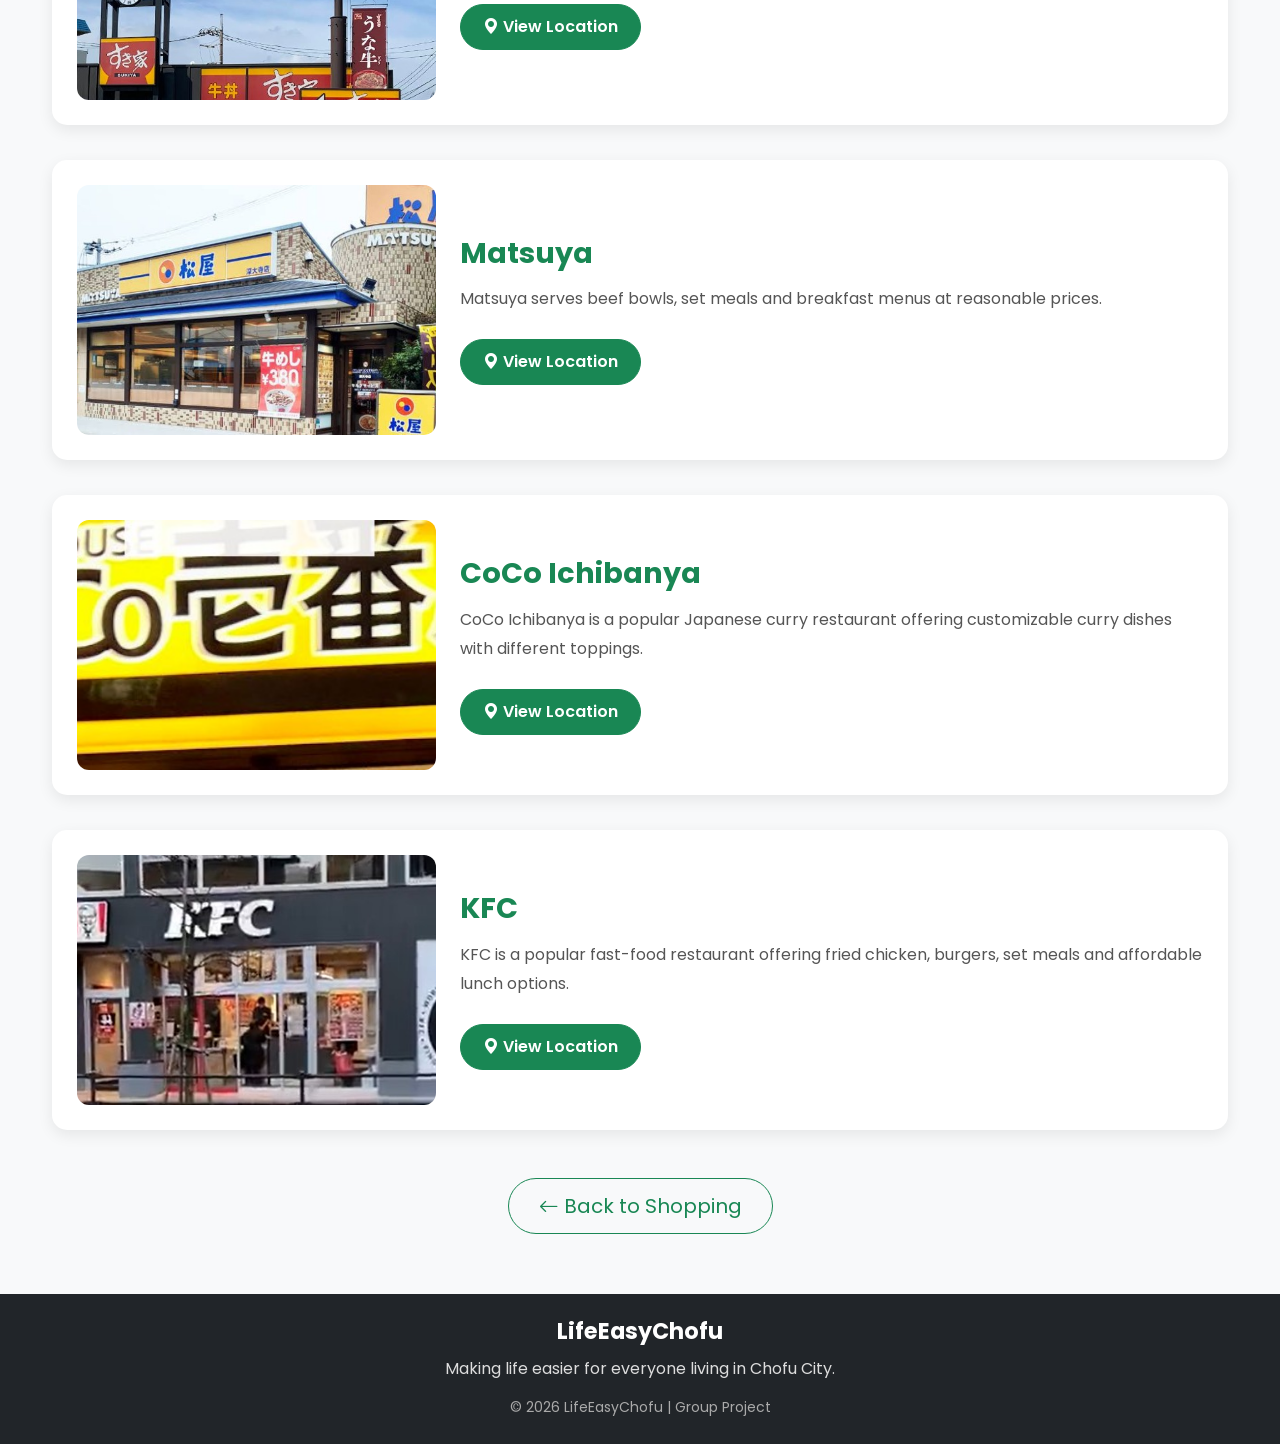
<file: stores/restaurant.html>
<!DOCTYPE html>
<html lang="en">

<head>

    <meta charset="UTF-8">

    <meta name="viewport" content="width=device-width, initial-scale=1.0">

    <title>Restaurants | LifeEasyChofu</title>

    <meta name="description"
        content="Find popular restaurants and fast food shops in Chofu City including McDonald's, Saizeriya, Yoshinoya, Sukiya, Matsuya and CoCo Ichibanya.">


    <!-- Bootstrap -->

    <link href="https://cdn.jsdelivr.net/npm/bootstrap@5.3.7/dist/css/bootstrap.min.css" rel="stylesheet">


    <!-- Bootstrap Icons -->

    <link rel="stylesheet" href="https://cdn.jsdelivr.net/npm/bootstrap-icons@1.13.1/font/bootstrap-icons.min.css">


    <!-- Main CSS -->

    <link rel="stylesheet" href="../css/style.css">


    <!-- Store Details CSS -->

    <link rel="stylesheet" href="../css/store_details.css">


</head>


<body>


    <!-- Navbar -->

    <nav class="navbar navbar-expand-lg navbar-light bg-white shadow-sm">

        <div class="container">


            <a class="navbar-brand text-success fw-bold" href="../index.html">

                LifeEasyChofu

            </a>


            <button class="navbar-toggler" type="button" data-bs-toggle="collapse" data-bs-target="#navbarNav">

                <span class="navbar-toggler-icon"></span>

            </button>



            <div class="collapse navbar-collapse" id="navbarNav">


                <ul class="navbar-nav ms-auto">


                    <li class="nav-item">
                        <a class="nav-link" href="../index.html">Home</a>
                    </li>


                    <li class="nav-item">
                        <a class="nav-link" href="../garbage.html">Garbage Guide</a>
                    </li>


                    <li class="nav-item">
                        <a class="nav-link active" href="../shopping.html">Shopping</a>
                    </li>


                    <li class="nav-item">
                        <a class="nav-link" href="../map.html">Map</a>
                    </li>


                    <li class="nav-item">
                        <a class="nav-link" href="../about.html">About</a>
                    </li>


                </ul>


            </div>


        </div>

    </nav>





    <main>


        <!-- Hero -->

        <section class="store-hero">


            <div class="container">


                <h1>

                    Restaurants & Fast Food in Chofu

                </h1>


                <p>

                    Find affordable restaurants and fast food shops
                    for daily meals, quick food and casual dining
                    around Chofu City.

                </p>


            </div>


        </section>





        <!-- Store List -->

        <section class="store-section">


            <div class="container">





                <!-- McDonald's -->

                <div class="store-card">

                    <div class="row align-items-center">


                        <div class="col-lg-4">

                            <div class="store-image">

                                <img src="../images/mcdonalds.jpg" alt="McDonald's">

                            </div>

                        </div>



                        <div class="col-lg-8">

                            <h3>

                                McDonald's

                            </h3>


                            <p>

                                McDonald's offers burgers, breakfast menus,
                                drinks and affordable meals. It is a convenient
                                choice for students and busy people.

                            </p>


                            <a href="https://www.google.com/maps/search/McDonald's+Chofu" target="_blank"
                                class="btn btn-success">

                                <i class="bi bi-geo-alt-fill"></i>

                                View Location

                            </a>


                        </div>


                    </div>

                </div>





                <!-- Saizeriya -->

                <div class="store-card">

                    <div class="row align-items-center">


                        <div class="col-lg-4">

                            <div class="store-image">

                                <img src="../images/saizeriya.jpg" alt="Saizeriya">

                            </div>

                        </div>


                        <div class="col-lg-8">

                            <h3>

                                Saizeriya

                            </h3>


                            <p>

                                Saizeriya is a budget-friendly Italian restaurant
                                famous for pasta, pizza and family-style meals.

                            </p>


                            <a href="https://www.google.com/maps/search/Saizeriya+Chofu" target="_blank"
                                class="btn btn-success">

                                <i class="bi bi-geo-alt-fill"></i>

                                View Location

                            </a>


                        </div>


                    </div>

                </div>






                <!-- Yoshinoya -->

                <div class="store-card">

                    <div class="row align-items-center">


                        <div class="col-lg-4">

                            <div class="store-image">

                                <img src="../images/yoshinoya.jpg" alt="Yoshinoya">

                            </div>

                        </div>


                        <div class="col-lg-8">

                            <h3>

                                Yoshinoya

                            </h3>


                            <p>

                                Yoshinoya is a Japanese fast-food restaurant
                                specializing in beef bowls and quick affordable meals.

                            </p>


                            <a href="https://www.google.com/maps/search/Yoshinoya+Chofu" target="_blank"
                                class="btn btn-success">

                                <i class="bi bi-geo-alt-fill"></i>

                                View Location

                            </a>


                        </div>


                    </div>

                </div>







                <!-- Sukiya -->

                <div class="store-card">

                    <div class="row align-items-center">


                        <div class="col-lg-4">

                            <div class="store-image">

                                <img src="../images/sukiya.jpg" alt="Sukiya">

                            </div>

                        </div>


                        <div class="col-lg-8">

                            <h3>

                                Sukiya

                            </h3>


                            <p>

                                Sukiya provides gyudon, curry and affordable
                                Japanese meals suitable for everyday dining.

                            </p>


                            <a href="https://www.google.com/maps/search/Sukiya+Chofu" target="_blank"
                                class="btn btn-success">

                                <i class="bi bi-geo-alt-fill"></i>

                                View Location

                            </a>


                        </div>


                    </div>

                </div>







                <!-- Matsuya -->

                <div class="store-card">

                    <div class="row align-items-center">


                        <div class="col-lg-4">

                            <div class="store-image">

                                <img src="../images/matsuya.jpg" alt="Matsuya">

                            </div>

                        </div>


                        <div class="col-lg-8">

                            <h3>

                                Matsuya

                            </h3>


                            <p>

                                Matsuya serves beef bowls, set meals and
                                breakfast menus at reasonable prices.

                            </p>


                            <a href="https://www.google.com/maps/search/Matsuya+Chofu" target="_blank"
                                class="btn btn-success">

                                <i class="bi bi-geo-alt-fill"></i>

                                View Location

                            </a>


                        </div>


                    </div>

                </div>







                <!-- CoCo Ichibanya -->

                <div class="store-card">

                    <div class="row align-items-center">


                        <div class="col-lg-4">

                            <div class="store-image">

                                <img src="../images/cocoichibanya.jpg" alt="CoCo Ichibanya">

                            </div>

                        </div>


                        <div class="col-lg-8">

                            <h3>

                                CoCo Ichibanya

                            </h3>


                            <p>

                                CoCo Ichibanya is a popular Japanese curry
                                restaurant offering customizable curry dishes
                                with different toppings.

                            </p>


                            <a href="https://www.google.com/maps/search/CoCo+Ichibanya+Chofu" target="_blank"
                                class="btn btn-success">

                                <i class="bi bi-geo-alt-fill"></i>

                                View Location

                            </a>


                        </div>


                    </div>

                </div>

                <!-- KFC -->

                <div class="store-card">

                    <div class="row align-items-center">


                        <div class="col-lg-4">

                            <div class="store-image">

                                <img src="../images/kfc.jpg" alt="KFC">

                            </div>

                        </div>



                        <div class="col-lg-8">

                            <h3>

                                KFC

                            </h3>


                            <p>

                                KFC is a popular fast-food restaurant
                                offering fried chicken, burgers, set meals
                                and affordable lunch options.

                            </p>


                            <a href="https://www.google.com/maps/search/KFC+Chofu" target="_blank"
                                class="btn btn-success">


                                <i class="bi bi-geo-alt-fill"></i>

                                View Location


                            </a>


                        </div>


                    </div>

                </div>






                <!-- Back Button -->


                <div class="text-center mt-5">


                    <a href="../shopping.html" class="btn btn-outline-success btn-lg">

                        <i class="bi bi-arrow-left"></i>

                        Back to Shopping

                    </a>


                </div>



            </div>

        </section>



    </main>





    <!-- Footer -->

    <footer class="bg-dark text-white py-4">


        <div class="container text-center">


            <h5>

                LifeEasyChofu

            </h5>


            <p>

                Making life easier for everyone living in Chofu City.

            </p>


            <small>

                © 2026 LifeEasyChofu | Group Project

            </small>


        </div>


    </footer>





    <script src="https://cdn.jsdelivr.net/npm/bootstrap@5.3.7/dist/js/bootstrap.bundle.min.js"></script>


</body>

</html>
</file>
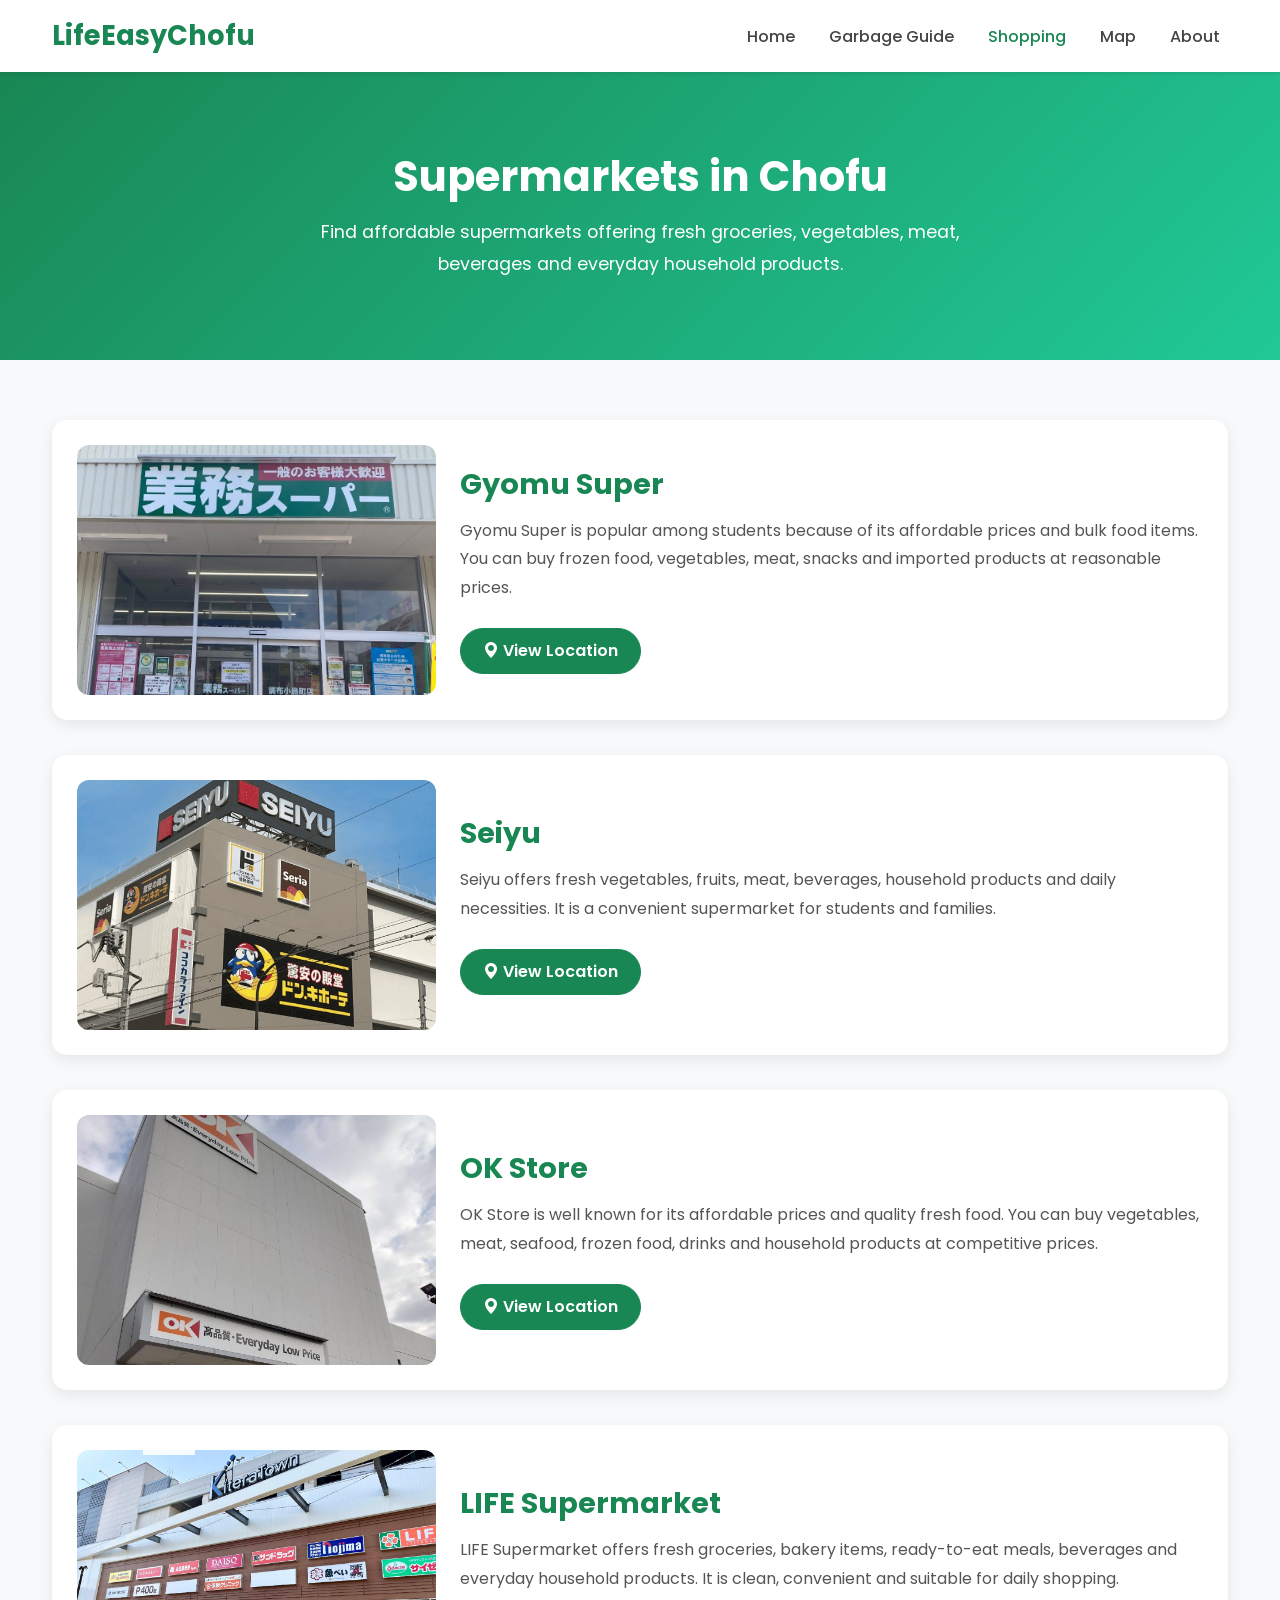
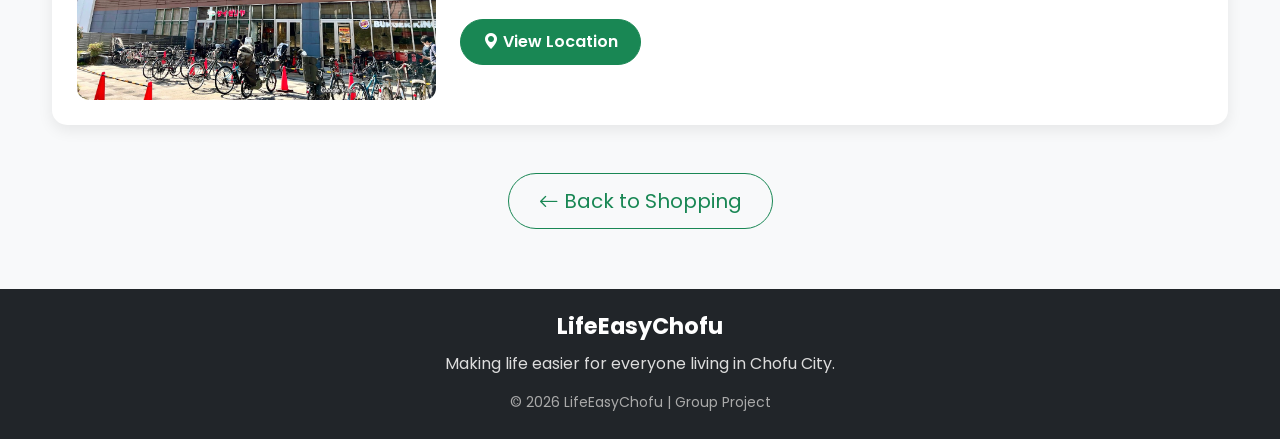
<file: stores/supermarket.html>
<!DOCTYPE html>
<html lang="en">

<head>

    <meta charset="UTF-8">

    <meta name="viewport" content="width=device-width, initial-scale=1.0">

    <title>Supermarkets | LifeEasyChofu</title>

    <meta name="description" content="Find affordable supermarkets in Chofu City for groceries and daily essentials.">

    <!-- Bootstrap -->

    <link href="https://cdn.jsdelivr.net/npm/bootstrap@5.3.7/dist/css/bootstrap.min.css" rel="stylesheet">

    <!-- Bootstrap Icons -->

    <link rel="stylesheet" href="https://cdn.jsdelivr.net/npm/bootstrap-icons@1.13.1/font/bootstrap-icons.min.css">

    <!-- Main CSS -->

    <link rel="stylesheet" href="../css/style.css">

    <!-- Store Details CSS -->

    <link rel="stylesheet" href="../css/store_details.css">

</head>

<body>

    <!-- Navbar -->

    <nav class="navbar navbar-expand-lg navbar-light bg-white shadow-sm">

        <div class="container">

            <a class="navbar-brand text-success fw-bold" href="../index.html">

                LifeEasyChofu

            </a>

            <button class="navbar-toggler" type="button" data-bs-toggle="collapse" data-bs-target="#navbarNav">

                <span class="navbar-toggler-icon"></span>

            </button>

            <div class="collapse navbar-collapse" id="navbarNav">

                <ul class="navbar-nav ms-auto">

                    <li class="nav-item">

                        <a class="nav-link" href="../index.html">

                            Home

                        </a>

                    </li>

                    <li class="nav-item">

                        <a class="nav-link" href="../garbage.html">

                            Garbage Guide

                        </a>

                    </li>

                    <li class="nav-item">

                        <a class="nav-link active" href="../shopping.html">

                            Shopping

                        </a>

                    </li>

                    <li class="nav-item">

                        <a class="nav-link" href="../map.html">

                            Map

                        </a>

                    </li>

                    <li class="nav-item">

                        <a class="nav-link" href="../about.html">

                            About

                        </a>

                    </li>

                </ul>

            </div>

        </div>

    </nav>

    <main>

        <!-- Hero -->

        <section class="store-hero">

            <div class="container">

                <h1>

                    Supermarkets in Chofu

                </h1>

                <p>

                    Find affordable supermarkets offering fresh groceries,
                    vegetables, meat, beverages and everyday household products.

                </p>

            </div>

        </section>

        <!-- Store List -->

        <section class="store-section">

            <div class="container">

                <!-- Store 1 -->

                <div class="store-card">

                    <div class="row align-items-center">

                        <div class="col-lg-4">

                            <div class="store-image">

                                <img src="../images/gyomu-super.jpg" alt="Gyomu Super">

                            </div>

                        </div>

                        <div class="col-lg-8">

                            <h3>

                                Gyomu Super

                            </h3>

                            <p>

                                Gyomu Super is popular among students because of its
                                affordable prices and bulk food items. You can buy
                                frozen food, vegetables, meat, snacks and imported
                                products at reasonable prices.

                            </p>

                            <a href="https://www.google.com/maps/search/Gyomu+Super+Chofu" target="_blank"
                                class="btn btn-success">

                                <i class="bi bi-geo-alt-fill"></i>

                                View Location

                            </a>

                        </div>

                    </div>

                </div>

                <!-- Store 2 -->

                <div class="store-card">

                    <div class="row align-items-center">

                        <div class="col-lg-4">

                            <div class="store-image">

                                <img src="../images/seiyu.jpg" alt="Seiyu">

                            </div>

                        </div>

                        <div class="col-lg-8">

                            <h3>

                                Seiyu

                            </h3>

                            <p>

                                Seiyu offers fresh vegetables, fruits, meat,
                                beverages, household products and daily necessities.
                                It is a convenient supermarket for students and
                                families.

                            </p>

                            <a href="https://www.google.com/maps/search/Seiyu+Chofu" target="_blank"
                                class="btn btn-success">

                                <i class="bi bi-geo-alt-fill"></i>

                                View Location

                            </a>

                        </div>

                    </div>

                </div>
                <!-- Store 3 -->

                <div class="store-card">

                    <div class="row align-items-center">

                        <div class="col-lg-4">

                            <div class="store-image">

                                <img src="../images/okstore.jpg" alt="OK Store">

                            </div>

                        </div>

                        <div class="col-lg-8">

                            <h3>

                                OK Store

                            </h3>

                            <p>

                                OK Store is well known for its affordable prices
                                and quality fresh food. You can buy vegetables,
                                meat, seafood, frozen food, drinks and household
                                products at competitive prices.

                            </p>

                            <a href="https://www.google.com/maps/search/OK+Store+Chofu" target="_blank"
                                class="btn btn-success">

                                <i class="bi bi-geo-alt-fill"></i>

                                View Location

                            </a>

                        </div>

                    </div>

                </div>

                <!-- Store 4 -->

                <div class="store-card">

                    <div class="row align-items-center">

                        <div class="col-lg-4">

                            <div class="store-image">

                                <img src="../images/lifesupermarket.jpg" alt="LIFE Supermarket">

                            </div>

                        </div>

                        <div class="col-lg-8">

                            <h3>

                                LIFE Supermarket

                            </h3>

                            <p>

                                LIFE Supermarket offers fresh groceries,
                                bakery items, ready-to-eat meals,
                                beverages and everyday household products.
                                It is clean, convenient and suitable for
                                daily shopping.

                            </p>

                            <a href="https://www.google.com/maps/search/LIFE+Supermarket+Chofu" target="_blank"
                                class="btn btn-success">

                                <i class="bi bi-geo-alt-fill"></i>

                                View Location

                            </a>

                        </div>

                    </div>

                </div>

                <!-- Back Button -->

                <div class="text-center mt-5">

                    <a href="../shopping.html" class="btn btn-outline-success btn-lg">

                        <i class="bi bi-arrow-left"></i>

                        Back to Shopping

                    </a>

                </div>

            </div>

        </section>

    </main>

    <!-- Footer -->

    <footer class="bg-dark text-white py-4">

        <div class="container text-center">

            <h5>

                LifeEasyChofu

            </h5>

            <p>

                Making life easier for everyone living in Chofu City.

            </p>

            <small>

                © 2026 LifeEasyChofu | Group Project

            </small>

        </div>

    </footer>

    <!-- Bootstrap JS -->

    <script src="https://cdn.jsdelivr.net/npm/bootstrap@5.3.7/dist/js/bootstrap.bundle.min.js"></script>

</body>

</html>
</file>
<file: css/style.css>
/* =====================================
   LifeEasyChofu Main Style
===================================== */


/* Google Font */

@import url('https://fonts.googleapis.com/css2?family=Poppins:wght@300;400;500;600;700;800&display=swap');



/* =====================================
   Global
===================================== */


* {

    margin: 0;
    padding: 0;
    box-sizing: border-box;

}


html {

    scroll-behavior: smooth;

}


body {

    font-family: 'Poppins', sans-serif;

    background: #f8f9fa;

    color: #333;

    line-height: 1.7;

    overflow-x: hidden;

}



.container {

    max-width: 1200px;

}







/* =====================================
   Navbar
===================================== */


.navbar {

    position: sticky;

    top: 0;

    z-index: 999;

    background: white !important;

}



.navbar-brand {

    font-size: 1.7rem;

    font-weight: 700;

}



.nav-link {

    margin-left: 18px;

    font-weight: 500;

    color: #444 !important;

    transition: .3s;

}



.nav-link:hover,
.nav-link.active {

    color: #198754 !important;

}







/* =====================================
   Hero Section
===================================== */


.hero-section {

    padding: 90px 0;

    background: linear-gradient(135deg,
            #eef8f0,
            #ffffff);

}



.hero-content {

    animation: slideLeft .8s ease;

}



.welcome-badge {

    display: inline-block;

    background: #dff5e5;

    color: #198754;

    padding: 8px 18px;

    border-radius: 50px;

    font-size: .9rem;

    font-weight: 600;

    margin-bottom: 20px;

}



.hero-section h1 {

    font-size: 3.2rem;

    font-weight: 800;

    line-height: 1.3;

}



.hero-section h1 span {

    color: #198754;

}



.hero-section p {

    color: #666;

    font-size: 1.1rem;

    margin: 25px 0;

}



.hero-buttons .btn {

    padding: 13px 30px;

    border-radius: 50px;

    font-weight: 600;

    margin-right: 10px;

}



.hero-buttons .btn:hover {

    transform: translateY(-4px);

}



.hero-image-box {

    position: relative;

    animation: slideRight .8s ease;

}



.hero-image {

    width: 100%;

    height: 420px;

    object-fit: cover;

    border-radius: 30px;

    box-shadow: 0 20px 40px rgba(0, 0, 0, .15);

}



.floating-card {

    position: absolute;

    bottom: 25px;

    left: -25px;

    background: white;

    padding: 18px 25px;

    border-radius: 20px;

    display: flex;

    align-items: center;

    gap: 15px;

    box-shadow: 0 10px 30px rgba(0, 0, 0, .15);

}



.floating-card i {

    font-size: 35px;

    color: #198754;

}



.floating-card h5 {

    margin: 0;

}



.floating-card p {

    margin: 0;

    font-size: .85rem;

}





/* =====================================
   Section Title
===================================== */


.section-title h2 {

    font-size: 2.3rem;

    font-weight: 700;

}



.section-title p {

    color: #777;

}







/* =====================================
   Carousel
===================================== */


#chofuSlider {

    overflow: hidden;

    border-radius: 25px;

    box-shadow: 0 15px 35px rgba(0, 0, 0, .15);

}



#chofuSlider img {

    height: 450px;

    object-fit: cover;

}



.carousel-caption {

    background: rgba(0, 0, 0, .45);

    border-radius: 15px;

    padding: 15px;

}



.carousel-indicators button {

    width: 12px;

    height: 12px;

    border-radius: 50%;

}







/* =====================================
   Quick Cards
===================================== */


.quick-section {

    background: #fff;

}



.quick-card {

    display: block;

    text-decoration: none;

    color: #333;

    background: #f8f9fa;

    padding: 35px 25px;

    border-radius: 25px;

    text-align: center;

    height: 100%;

    transition: .35s;

    box-shadow: 0 8px 20px rgba(0, 0, 0, .08);

}



.quick-card:hover {

    transform: translateY(-10px);

    color: #333;

    box-shadow: 0 20px 40px rgba(0, 0, 0, .15);

}



.icon-box {

    width: 80px;

    height: 80px;

    margin: auto;

    display: flex;

    justify-content: center;

    align-items: center;

    background: #e8f5eb;

    border-radius: 50%;

}



.icon-box i {

    font-size: 40px;

    color: #198754;

}



.quick-card h4 {

    margin-top: 25px;

    font-weight: 700;

}



.quick-card span {

    color: #198754;

    font-weight: 600;

}







/* =====================================
   Feature Cards
===================================== */


.feature-section {

    background: #f8f9fa;

}



.feature-card {

    background: white;

    padding: 35px 20px;

    border-radius: 22px;

    text-align: center;

    height: 100%;

    transition: .35s;

    box-shadow: 0 8px 20px rgba(0, 0, 0, .08);

}



.feature-card:hover {

    transform: translateY(-10px);

    box-shadow: 0 20px 40px rgba(0, 0, 0, .15);

}



.feature-card i {

    font-size: 45px;

}



.feature-card h5 {

    margin-top: 20px;

    font-weight: 700;

}



.feature-card p {

    color: #666;

}







/* =====================================
   Statistics
===================================== */


.stats-section {

    background: white;

}



.stat-box {

    padding: 30px;

}



.stat-box i {

    font-size: 45px;

    color: #198754;

}



.stat-box h2 {

    font-size: 3rem;

    font-weight: 800;

    margin: 10px;

}



.stat-box p {

    color: #666;

}







/* =====================================
   CTA
===================================== */


.cta-section {

    padding: 70px 0;

    background: #198754;

    color: white;

}



.cta-section h2 {

    font-size: 2.5rem;

    font-weight: 700;

}



.cta-section p {

    font-size: 1.1rem;

}



.cta-section .btn {

    border-radius: 50px;

    padding: 12px 30px;

}







/* =====================================
   Footer
===================================== */


footer{

    background:#212529;

    color:#fff;

    padding:40px 0;

}


footer h5{

    font-size:1.4rem;

    font-weight:700;

    margin-bottom:10px;

}


footer p{

    color:#ddd;

    margin-bottom:10px;

}


footer small{

    color:#aaa;

}





/* =====================================
   Animation
===================================== */


@keyframes slideLeft {


    from {

        opacity: 0;

        transform: translateX(-50px);

    }


    to {

        opacity: 1;

        transform: translateX(0);

    }


}



@keyframes slideRight {


    from {

        opacity: 0;

        transform: translateX(50px);

    }


    to {

        opacity: 1;

        transform: translateX(0);

    }


}







/* =====================================
   Responsive
===================================== */


@media(max-width:992px) {


    .hero-section {

        padding: 60px 0;

    }


    .hero-section h1 {

        font-size: 2.5rem;

    }


    .hero-image {

        height: 350px;

    }


    .floating-card {

        left: 10px;

    }


}



@media(max-width:768px) {


    .nav-link {

        margin-left: 0;

    }


    .hero-section {

        text-align: center;

    }


    .hero-buttons .btn {

        width: 100%;

        margin-bottom: 15px;

    }


    .hero-image {

        margin-top: 40px;

        height: 300px;

    }


    #chofuSlider img {

        height: 280px;

    }


    .section-title h2 {

        font-size: 1.8rem;

    }


}



@media(max-width:576px) {


    .hero-section h1 {

        font-size: 2rem;

    }


    .floating-card {

        position: relative;

        left: 0;

        bottom: 0;

        margin-top: 20px;

    }


}
</file>
<file: css/about.css>
/* ===================================
   LifeEasyChofu About Page CSS
=================================== */


/* Hero Section */

.about-hero {

    background: #f1f8f5;

    padding: 70px 20px;

}


.about-hero h1 {

    font-size: 42px;

    font-weight: 700;

    color: #2c3e50;

}


.about-hero span {

    color: #198754;

}


.about-hero p {

    max-width: 700px;

    margin: 20px auto 0;

    color: #666;

    font-size: 18px;

    line-height: 1.7;

}





/* Common Section */

.about-section {

    padding: 45px 0;

}





/* Mission and Who We Are Cards */

.about-card {

    background: white;

    padding: 35px;

    border-radius: 15px;

    box-shadow: 0 4px 15px rgba(0, 0, 0, 0.1);

}



.about-card h2 {

    color: #198754;

    font-size: 26px;

    margin-bottom: 20px;

}



.about-card h2 i {

    margin-right: 10px;

}



.about-card p {

    color: #555;

    line-height: 1.8;

    font-size: 16px;

}







/* Section Title */

.section-title {

    text-align: center;

    color: #2c3e50;

    font-weight: 700;

    margin-bottom: 35px;

}








/* Feature Cards */

.feature-card {

    height: 100%;

    background: white;

    padding: 35px 25px;

    text-align: center;

    border-radius: 15px;

    box-shadow: 0 4px 12px rgba(0, 0, 0, 0.1);

    transition: 0.3s;

}



.feature-card:hover {

    transform: translateY(-8px);

}



.feature-card i {

    font-size: 45px;

    color: #198754;

}



.feature-card h4 {

    margin-top: 20px;

    color: #2c3e50;

}



.feature-card p {

    color: #666;

    line-height: 1.7;

}







/* FAQ Section */


.faq-section {

    background: #f8f9fa;

    padding: 55px 0;

}





.accordion {

    max-width: 850px;

    margin: auto;

}





.accordion-item {

    border: none;

    margin-bottom: 15px;

    border-radius: 12px;

    overflow: hidden;

    box-shadow: 0 3px 12px rgba(0, 0, 0, 0.08);

}





.accordion-button {

    padding: 18px;

    font-weight: 600;

    color: #2c3e50;

}





.accordion-button:not(.collapsed) {

    background-color: #eaf7ef;

    color: #198754;

}





.accordion-button:focus {

    box-shadow: none;

}





.accordion-body {

    padding: 20px;

    color: #666;

    line-height: 1.7;

}








/* Buttons */


.btn {

    transition: 0.3s;

}



.btn:hover {

    transform: translateY(-2px);

}







/* Responsive */

@media(max-width:768px) {


    .about-hero h1 {

        font-size: 32px;

    }



    .about-hero p {

        font-size: 16px;

    }



    .about-card {

        padding: 25px;

    }


}
</file>
<file: css/garbage.css>
/* =====================================
   Garbage Page CSS
   LifeEasyChofu
===================================== */


/* Main spacing */

.main-content{

    padding-top:70px;

    padding-bottom:100px;

}


/* Title Section */

.main-content h1{

    font-size:2.8rem;

    margin-bottom:15px;

}


.main-content .lead{

    color:#666;

}



/* Garbage Cards Area */

.row.g-4{

    margin-top:50px !important;

    margin-bottom:80px;

}



/* Garbage Card */


.garbage-card{

    border:none;

    border-radius:22px;

    overflow:hidden;

    cursor:pointer;

    background:white;

    height:100%;

    min-height:420px;

    box-shadow:
    0 10px 25px rgba(0,0,0,.12);

    transition:.35s ease;

}



.garbage-card:hover{

    transform:translateY(-12px);

    box-shadow:
    0 20px 45px rgba(0,0,0,.18);

}




/* Top Color Line */


.garbage-card.recycle{

    border-top:6px solid #198754;

}


.garbage-card.burnable{

    border-top:6px solid #dc3545;

}


.garbage-card.nonburnable{

    border-top:6px solid #0d6efd;

}


.garbage-card.bulky{

    border-top:6px solid #ffc107;

}





/* Images */


.garbage-card img{

    width:100%;

    height:170px;

    object-fit:cover;

    transition:.4s;

}



.garbage-card:hover img{

    transform:scale(1.08);

}



/* Card Body */


.garbage-card .card-body{

    padding:30px 20px;

}



.garbage-card i{

    transition:.3s;

}



.garbage-card:hover i{

    transform:scale(1.2);

}



.garbage-card h4{

    font-size:21px;

    font-weight:700;

    margin-top:15px;

}



.garbage-card p{

    color:#777;

    margin-bottom:25px;

}




/* Button */


.garbage-card .btn{

    border-radius:50px;

    padding:10px 30px;

    font-weight:600;

}





/* =====================================
       Popup Modal
===================================== */


.modal-content{

    border:none;

    border-radius:25px;

    overflow:hidden;

    box-shadow:
    0 15px 45px rgba(0,0,0,.25);

}



.modal-header{

    background:#eef8f0;

    padding:22px 30px;

}



.modal-title{

    color:#198754;

    font-size:26px;

    font-weight:700;

}



.modal-body{

    padding:40px;

}




/* Popup Text */


#modalGarbageContent h5{

    font-size:20px;

    color:#555;

}



#modalGarbageContent h6{

    margin-top:25px;

    font-weight:700;

}



#modalGarbageContent li{

    margin-bottom:8px;

    color:#555;

}





/* Garbage Bag Image */


.modal-bag-image{

    width:280px;

    height:350px;

    object-fit:contain;

    transition:.3s;

}



.modal-bag-image:hover{

    transform:scale(1.1);

}



/* Footer Space */


footer{

    margin-top:0;

}




/* =====================================
       Responsive
===================================== */


@media(max-width:1200px){


    .garbage-card img{

        height:160px;

    }


}



@media(max-width:992px){


    .main-content h1{

        font-size:2.3rem;

    }


    .garbage-card{

        min-height:400px;

    }


}



@media(max-width:768px){


    .main-content{

        padding-top:50px;

        padding-bottom:60px;

    }


    .garbage-card img{

        height:190px;

    }


    .modal-body{

        padding:25px;

    }


    .modal-bag-image{

        width:200px;

        height:250px;

        margin-top:30px;

    }


}



@media(max-width:576px){


    .main-content h1{

        font-size:1.8rem;

    }


    .garbage-card{

        min-height:auto;

    }


}
</file>
<file: css/map.css>
/* Hero */

.map-hero{

padding:60px 20px;

background:#f1f8f5;

}


.map-hero h1{

font-weight:700;

color:#2c3e50;

}


.map-hero p{

color:#666;

}





/* Buttons */

.map-guide{

padding:35px 0;

}


.guide-buttons{

display:flex;

justify-content:center;

gap:15px;

flex-wrap:wrap;

}



.guide-btn{

padding:12px 25px;

border-radius:25px;

border:2px solid;

background:white;

font-weight:600;

cursor:pointer;

transition:.3s;

}


.guide-btn:hover{

transform:translateY(-3px);

}



.food{

color:#16a085;

border-color:#16a085;

}


.shopping{

color:#f39c12;

border-color:#f39c12;

}


.places{

color:#2980b9;

border-color:#2980b9;

}





/* Map */


.map-container iframe{

width:100%;

height:500px;

border:0;

border-radius:15px;

}





/* Gallery */


.gallery-section{

padding:50px 0;

}


.gallery-section h2{

text-align:center;

margin-bottom:30px;

}



.gallery-grid{

display:grid;

grid-template-columns:repeat(auto-fit,minmax(250px,1fr));

gap:25px;

}



.gallery-card{

background:white;

border-radius:15px;

overflow:hidden;

box-shadow:0 4px 12px rgba(0,0,0,.1);

}



.gallery-card img{

width:100%;

height:180px;

object-fit:cover;

}



.gallery-card h4{

padding:15px 15px 5px;

}



.gallery-card p{

padding:0 15px 15px;

color:#666;

}





/* Modal */


.modal-box{

display:none;

position:fixed;

top:0;

left:0;

width:100%;

height:100%;

background:rgba(0,0,0,.5);

align-items:center;

justify-content:center;

z-index:9999;

}



.modal-content-box{

background:white;

padding:30px;

width:90%;

max-width:500px;

border-radius:15px;

position:relative;

}



.close-btn{

position:absolute;

right:20px;

top:10px;

font-size:30px;

cursor:pointer;

color:#777;

}
</file>
<file: css/shopping.css>
/* =====================================
   Shopping Categories
   LifeEasyChofu
===================================== */

/* =========================
   Shopping Header
========================= */

.shopping-header{

    text-align:center;

    margin-bottom:60px;

}

.shopping-header h1{

    font-size:3rem;

    font-weight:700;

    color:#198754;

    margin-bottom:15px;

}

.shopping-header p{

    max-width:720px;

    margin:auto;

    color:#666;

    font-size:1.1rem;

    line-height:1.8;

}


/* =========================
   Shopping Cards
========================= */

.shopping-card{

    background:#ffffff;

    border:none;

    border-radius:20px;

    padding:30px 25px;

    text-align:center;

    height:100%;

    box-shadow:0 8px 25px rgba(0,0,0,.08);

    transition:.35s ease;

}

.shopping-card:hover{

    transform:translateY(-8px);

    box-shadow:0 18px 40px rgba(0,0,0,.15);

}


/* =========================
   Top Border Colors
========================= */

.shopping-card.supermarket{

    border-top:5px solid #198754;

}

.shopping-card.convenience{

    border-top:5px solid #0d6efd;

}

.shopping-card.pharmacy{

    border-top:5px solid #dc3545;

}

.shopping-card.yen100{

    border-top:5px solid #ffc107;

}

.shopping-card.clothing{

    border-top:5px solid #20c997;

}

.shopping-card.restaurant{

    border-top:5px solid #fd7e14;

}

.shopping-card.electronics{

    border-top:5px solid #6f42c1;

}

.shopping-card.mall{

    border-top:5px solid #6c757d;

}


/* =========================
   Shopping Icons
========================= */

.shopping-icon{

    width:80px;

    height:80px;

    margin:0 auto 20px;

    border-radius:50%;

    background:#eef8f0;

    display:flex;

    justify-content:center;

    align-items:center;

    transition:.3s;

}

.shopping-card:hover .shopping-icon{

    transform:scale(1.08);

}

.shopping-icon i{

    font-size:36px;

}


/* =========================
   Card Text
========================= */

.shopping-card h5{

    font-size:1.35rem;

    font-weight:700;

    margin-bottom:15px;

    color:#222;

}

.shopping-card p{

    color:#666;

    font-size:.96rem;

    line-height:1.7;

    min-height:55px;

    margin-bottom:25px;

}


/* =========================
   Button
========================= */

.shopping-card .btn{

    border-radius:30px;

    padding:10px 28px;

    font-weight:600;

    transition:.3s;

}

.shopping-card .btn:hover{

    transform:translateY(-2px);

}


/* =========================
   Responsive
========================= */

@media (max-width:992px){

    .shopping-header h1{

        font-size:2.5rem;

    }

}

@media (max-width:768px){

    .shopping-header{

        margin-bottom:40px;

    }

    .shopping-header h1{

        font-size:2.1rem;

    }

    .shopping-header p{

        font-size:1rem;

    }

    .shopping-card{

        padding:25px 20px;

    }

    .shopping-icon{

        width:70px;

        height:70px;

    }

    .shopping-icon i{

        font-size:30px;

    }

    .shopping-card h5{

        font-size:1.2rem;

    }

}

@media (max-width:576px){

    .shopping-header h1{

        font-size:1.8rem;

    }

    .shopping-card{

        padding:22px 18px;

    }

    .shopping-card p{

        min-height:auto;

    }

    .shopping-card .btn{

        width:100%;

    }

}
</file>
<file: css/store_details.css>
/* ==========================================
   Store Hero
========================================== */

.store-hero{
    background: linear-gradient(135deg,#198754,#20c997);
    color:#fff;
    text-align:center;
    padding:80px 20px;
}

.store-hero h1{
    font-size:2.6rem;
    font-weight:700;
    margin-bottom:15px;
}

.store-hero p{
    max-width:700px;
    margin:auto;
    font-size:1.1rem;
    line-height:1.8;
}


/* ==========================================
   Store Section
========================================== */

.store-section{
    padding:60px 0;
    background:#f8f9fa;
}


/* ==========================================
   Store Card
========================================== */

.store-card{
    background:#fff;
    border-radius:15px;
    padding:25px;
    margin-bottom:35px;
    box-shadow:0 5px 15px rgba(0,0,0,.08);
    transition:.3s;
}

.store-card:hover{
    transform:translateY(-5px);
    box-shadow:0 12px 30px rgba(0,0,0,.15);
}

.store-card .row{
    align-items:center;
}


/* ==========================================
   Store Image
========================================== */

.store-image{
    width:100%;
    height:250px;
    overflow:hidden;
    border-radius:12px;
    background:#f1f1f1;
}

.store-image img{
    width:100%;
    height:100%;
    object-fit:cover;
    object-position:center;
    display:block;
}


/* ==========================================
   Store Information
========================================== */

.store-card h3{
    color:#198754;
    font-size:1.8rem;
    font-weight:700;
    margin-bottom:15px;
}

.store-card p{
    color:#555;
    font-size:1rem;
    line-height:1.8;
    margin-bottom:25px;
}


/* ==========================================
   Buttons
========================================== */

.store-card .btn{

    padding:10px 22px;

    border-radius:30px;

    font-weight:600;

    transition:.3s;

}

.store-card .btn:hover{

    transform:scale(1.05);

}

.text-center .btn{

    padding:12px 30px;

    border-radius:30px;

}


/* ==========================================
   Responsive
========================================== */

@media(max-width:991px){

    .store-image{

        height:220px;

        margin-bottom:20px;

    }

}

@media(max-width:768px){

    .store-hero{

        padding:60px 20px;

    }

    .store-hero h1{

        font-size:2rem;

    }

    .store-hero p{

        font-size:1rem;

    }

    .store-card{

        text-align:center;

        padding:20px;

    }

    .store-image{

        height:220px;

    }

}

@media(max-width:576px){

    .store-hero h1{

        font-size:1.7rem;

    }

    .store-image{

        height:190px;

    }

    .store-card .btn,

    .text-center .btn{

        width:100%;

    }

}
</file>
